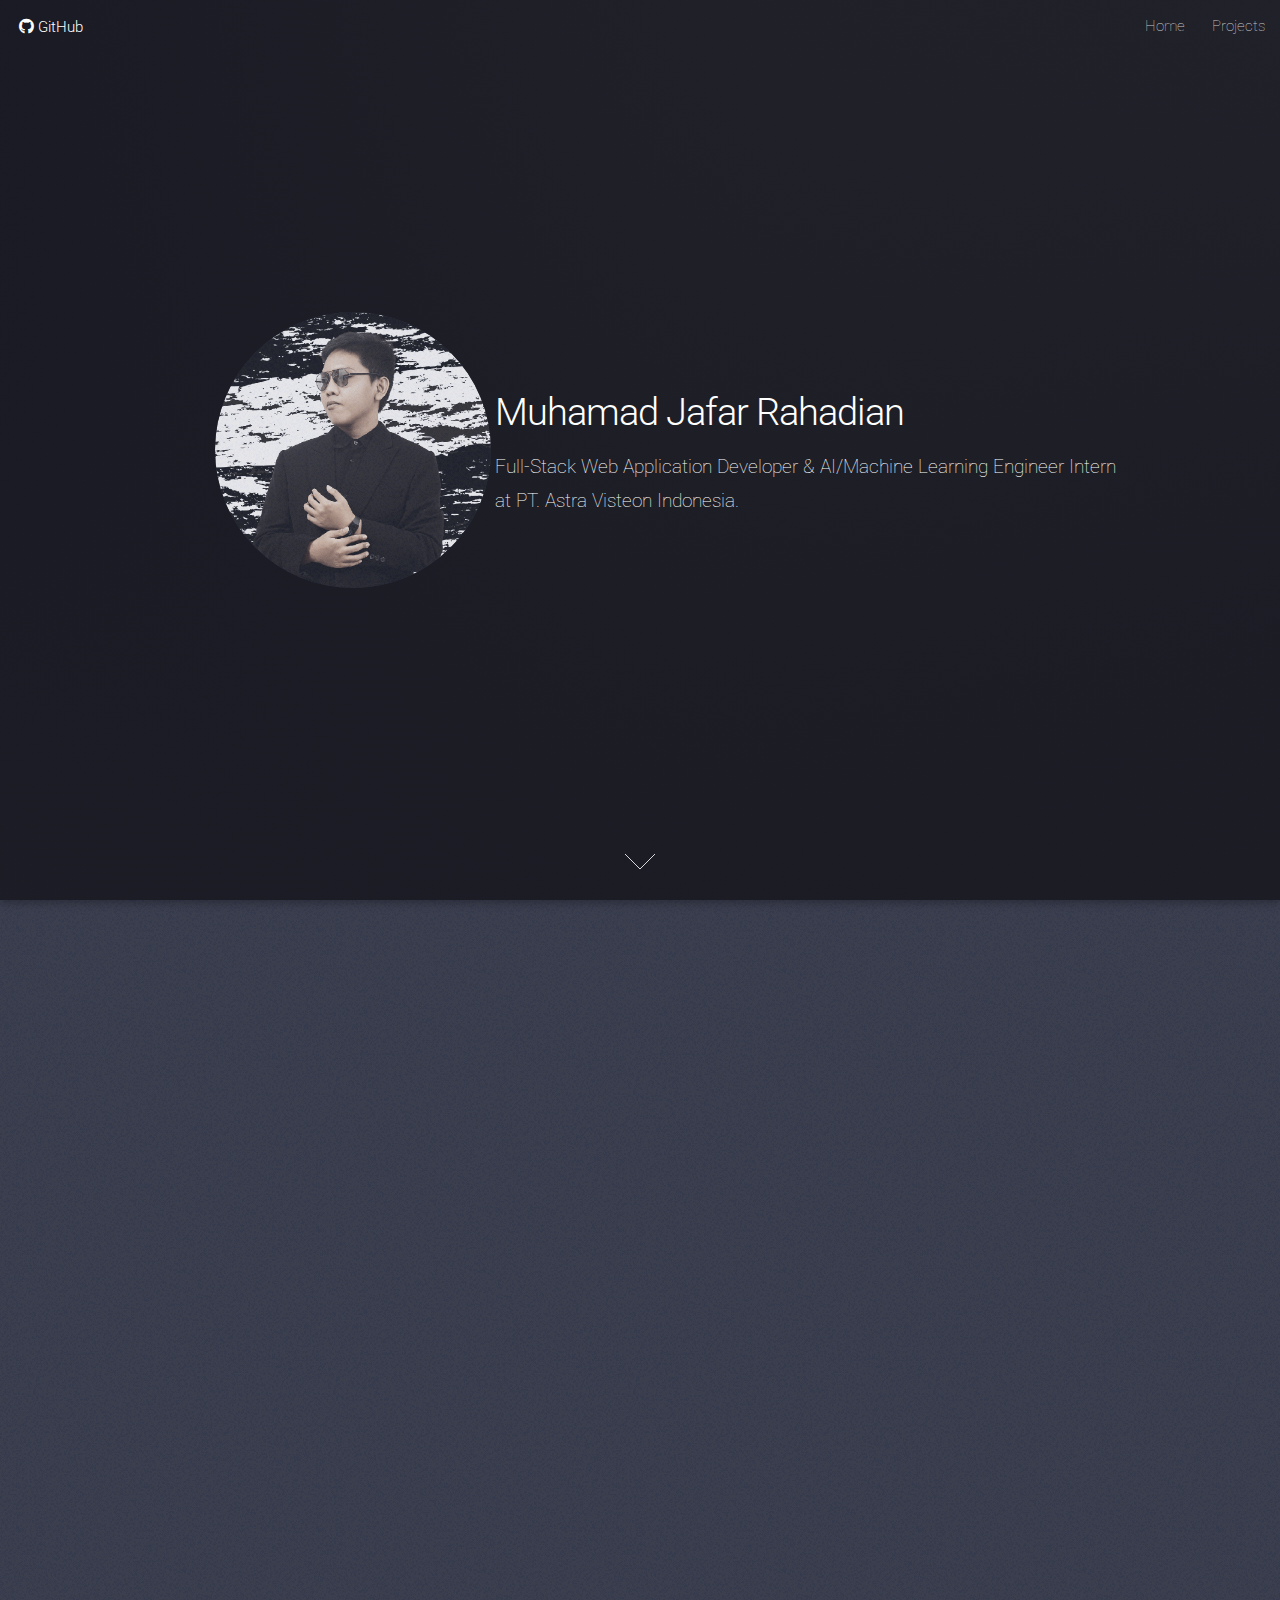
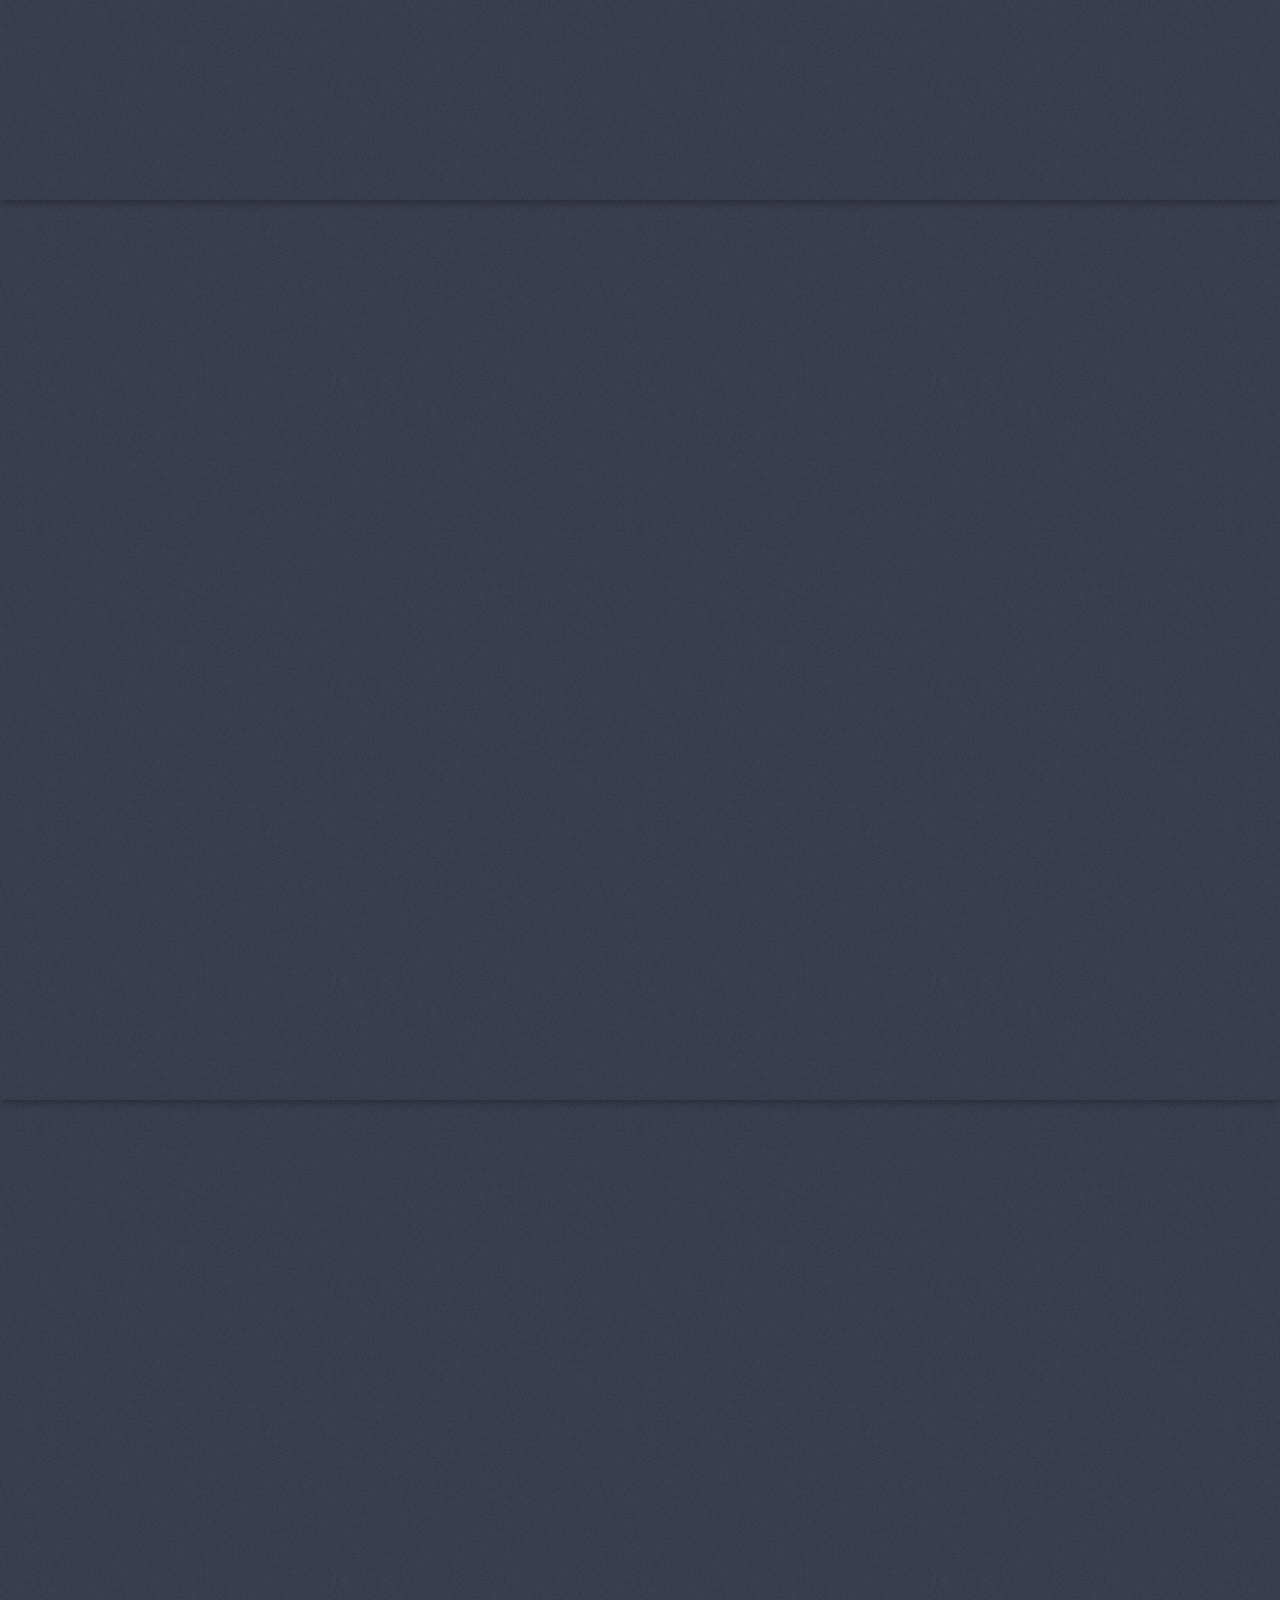
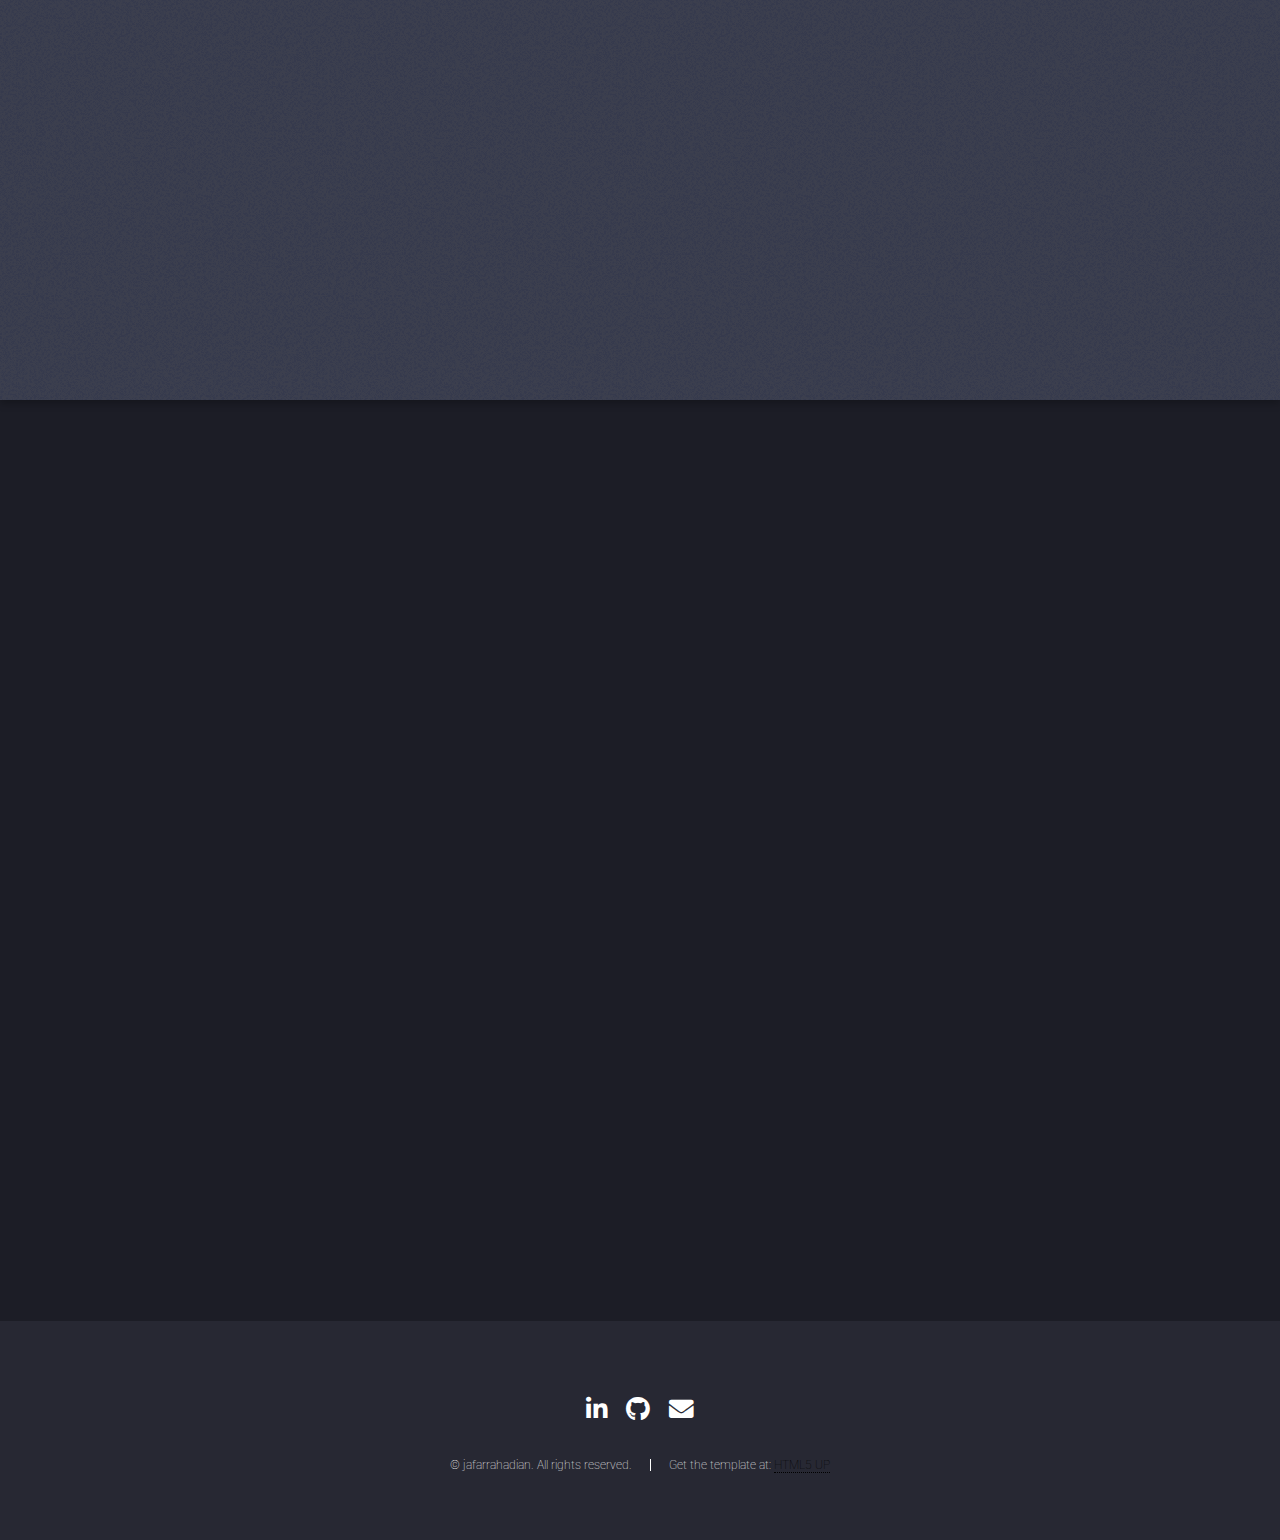
<file: index.html>
<!DOCTYPE HTML>

<html>
	<head>
		<title>Portofolio Jafar Rahadian</title>
		<meta charset="utf-8" />
		<meta name="viewport" content="width=device-width, initial-scale=1, user-scalable=no" />
		<link rel="stylesheet" href="assets/css/main.css" />
		<noscript><link rel="stylesheet" href="assets/css/noscript.css" /></noscript>
	</head>
	<body class="is-preload landing">
		<div id="page-wrapper">

			<!-- Header -->
				<header id="header">
					<h1 id="logo"><a href="https://github.com/curzedb"><span class="icon brands fa-github"></span> GitHub</a></h1>
					<nav id="nav">
						<ul>
							<li><a href="index.html">Home</a></li>
							<li>
								<a href="#">Projects</a>
								<ul>
									<li><a href="rfq.html">RFQ Automation</a></li>
									<li><a href="internal-claim.html">Internal Claim</a></li>
									<li><a href="aisite.html">AI Based Chatbot</a></li>
									<li><a href="compressor.html">Sensor Monitoring (AI)</a></li>
									<li>
										<a href="#">others</a>
										<ul>
											<li><a href="https://github.com/curzedb/prediksisaham_jafarrahadian">SCP</a></li>
											<li><a href="#">Soon</a></li>
										</ul>
									</li>
								</ul>
							</li>
						</ul>
					</nav>
				</header>

			<!-- Banner -->
				<section id="banner">
					<div class="content">
						<span class="image"><img src="images/FP.png" alt="" /></span>
						<header>
							<h2>Muhamad Jafar Rahadian</h2>
							<p>Full-Stack Web Application Developer & AI/Machine Learning Engineer Intern<br />
							at PT. Astra Visteon Indonesia.</p>
						</header>
					</div>
					<a href="#one" class="goto-next scrolly">Next</a>
				</section>

			<!-- One -->
				<section id="one" class="spotlight style1 bottom">
					<span class="image fit main"><img src="images/pic04.jpg" alt="" /></span>
					<div class="content">
						<div class="container">
							<div class="row">
								<div class="col-4 col-12-medium">
									<header>
										<h2>PROFILE: </h2>
									</header>
								</div>
								<div class="col-4 col-12-medium">
									<p>Recent Informatics Engineering graduate with strong expertise in Machine Learning and Full-Stack Web Development. 
									   Skilled in developing AI-driven solutions, data analysis workflows, and end-to-end web applications. Proficient in Python 
									   (TensorFlow, Scikit-learn, Pandas, NumPy), SQL databases (MySQL, PostgreSQL, SQL Server, SQLite), and 
									   containerization with Docker.</p>
								</div>
								<div class="col-4 col-12-medium">
									<p>Experienced in building responsive frontends with Next.Js, Laravel 12, and CI4, and 
									   developing backend systems with PHP and Fast API Python at PT. Astra Visteon Indonesia, contributed to projects 
									   involving AI, process automation, and system development, delivering measurable improvements in efficiency and 
									   performance. A fast learner with a passion for innovation, committed to leveraging technology to create impactful solutions. </p>
								</div>
							</div>
						</div>
						<footer class="major">
							<ul class="actions special">
								<li><a href="https://www.linkedin.com/in/jafar-rahadian/" class="button">Know More</a></li>
							</ul>
						</footer>
					</div>
					<a href="#two" class="goto-next scrolly">Next</a>
				</section>

			<!-- Two -->
				<section id="two" class="spotlight style2 right">
					<span class="image fit main"><img src="images/Showcase Project.png" alt="" /></span>
					<div class="content">
						<header>
							<h2>Showcase Project</h2>
							<p>Stocks and Cryptocurrencies Prediction using LSTM, GRU, and CNN 2D</p>
						</header>
						<p>An interactive web application built with Streamlit to analyze historical stock price data, train various machine learning models (LSTM, CNN, GRU) for price prediction, perform automated hyperparameter tuning, and compare model performance. The application also features model caching to accelerate loading and automated weekly training workflows powered by GitHub Actions.</p>
						<ul class="actions">
							<li><a href="https://github.com/curzedb/prediksisaham_jafarrahadian" class="button">Learn More</a></li>
						</ul>
					</div>
					<a href="#three" class="goto-next scrolly">Next</a>
				</section>

			<!-- Three -->
				<section id="three" class="spotlight style3 left">
					<span class="image fit main bottom"><img src="images/rfq.png" alt="" /></span>
					<div class="content">
						<header>
							<h2>First Project in Formal Jobs</h2>
							<p>Automated and Centralized RFQ System</p>
						</header>
						<p>Developed an automated RFQ email system to streamline vendor communication and status tracking, boosting operational efficiency by up to 50%</p>
						<ul class="actions">
							<li><a href="mailto: muhammadjafar954@gmail.com" class="button">Learn More</a></li>
						</ul>
					</div>
					<a href="#four" class="goto-next scrolly">Next</a>
				</section>

			<!-- Four -->
				<section id="four" class="wrapper style1 special fade-up">
					<div class="container">
						<header class="major">
							<h2>SKILLS</h2>
							<p>Skills I have acquired and developed throughout my professional career</p>
						</header>
						<div class="box alt">
							<div class="row gtr-uniform">
								<section class="col-4 col-6-medium col-12-xsmall">
									<span class="icon solid major fa-brain"></span>
									<h3>Machine Learning & AI</h3>
									<p>Developing predictive models and AI-driven solutions using Python, TensorFlow, PyTorch, and Scikit-learn to solve complex business problems.</p>
								</section>
								<section class="col-4 col-6-medium col-12-xsmall">
									<span class="icon solid major fa-laptop-code"></span>
									<h3>Full-Stack Development</h3>
									<p>Building responsive and end-to-end web applications with modern frameworks like Next.js, Laravel 12, and Fast API Python.</p>
								</section>
								<section class="col-4 col-6-medium col-12-xsmall">
									<span class="icon solid major fa-cogs"></span>
									<h3>Process Automation</h3>
									<p>Engineering automated systems, such as RFQ email and internal-claim workflows, proven to increase operational efficiency by up to 50%.</p>
								</section>
								<section class="col-4 col-6-medium col-12-xsmall">
									<span class="icon solid major fa-database"></span>
									<h3>Data Analysis & Databases</h3>
									<p>Proficient in data analysis workflows using Pandas and NumPy, with strong expertise in managing SQL databases like Microsoft SQL Server, MySQL, and PostgreSQL.</p>
								</section>
								<section class="col-4 col-6-medium col-12-xsmall">
									<span class="icon solid major fa-robot"></span>
									<h3>AI-Powered Systems</h3>
									<p>Creating intelligent systems including AI chatbots and ML-based monitoring solutions to enhance information retrieval and reduce failure risks.</p>
								</section>
								<section class="col-4 col-6-medium col-12-xsmall">
									<span class="icon brands major fa-docker"></span>
									<h3>Containerization with Docker</h3>
									<p>Skilled in using Docker for containerizing applications, ensuring consistent development environments and simplifying deployment processes.</p>
								</section>
							</div>
						</div>
						
					</div>
				</section>

			<!-- Five -->

			<!-- Footer -->
				<footer id="footer">
					<ul class="icons">
						<li><a href="https://www.linkedin.com/in/jafar-rahadian/" class="icon brands fa-linkedin-in"><span class="label">LinkedIn</span></a></li>
						<li><a href="https://github.com/curzedb/" class="icon brands fa-github"><span class="label">GitHub</span></a></li>
						<li><a href="mailto: muhammadjafar954@gmail.com" class="icon solid fa-envelope"><span class="label">Email</span></a></li>
					</ul>
					<ul class="copyright">
						<li>&copy; jafarrahadian. All rights reserved.</li><li>Get the template at: <a href="http://html5up.net">HTML5 UP</a></li>
					</ul>
				</footer>

		</div>

		<!-- Scripts -->
			<script src="assets/js/jquery.min.js"></script>
			<script src="assets/js/jquery.scrolly.min.js"></script>
			<script src="assets/js/jquery.dropotron.min.js"></script>
			<script src="assets/js/jquery.scrollex.min.js"></script>
			<script src="assets/js/browser.min.js"></script>
			<script src="assets/js/breakpoints.min.js"></script>
			<script src="assets/js/util.js"></script>
			<script src="assets/js/main.js"></script>

	</body>
</html>
</file>
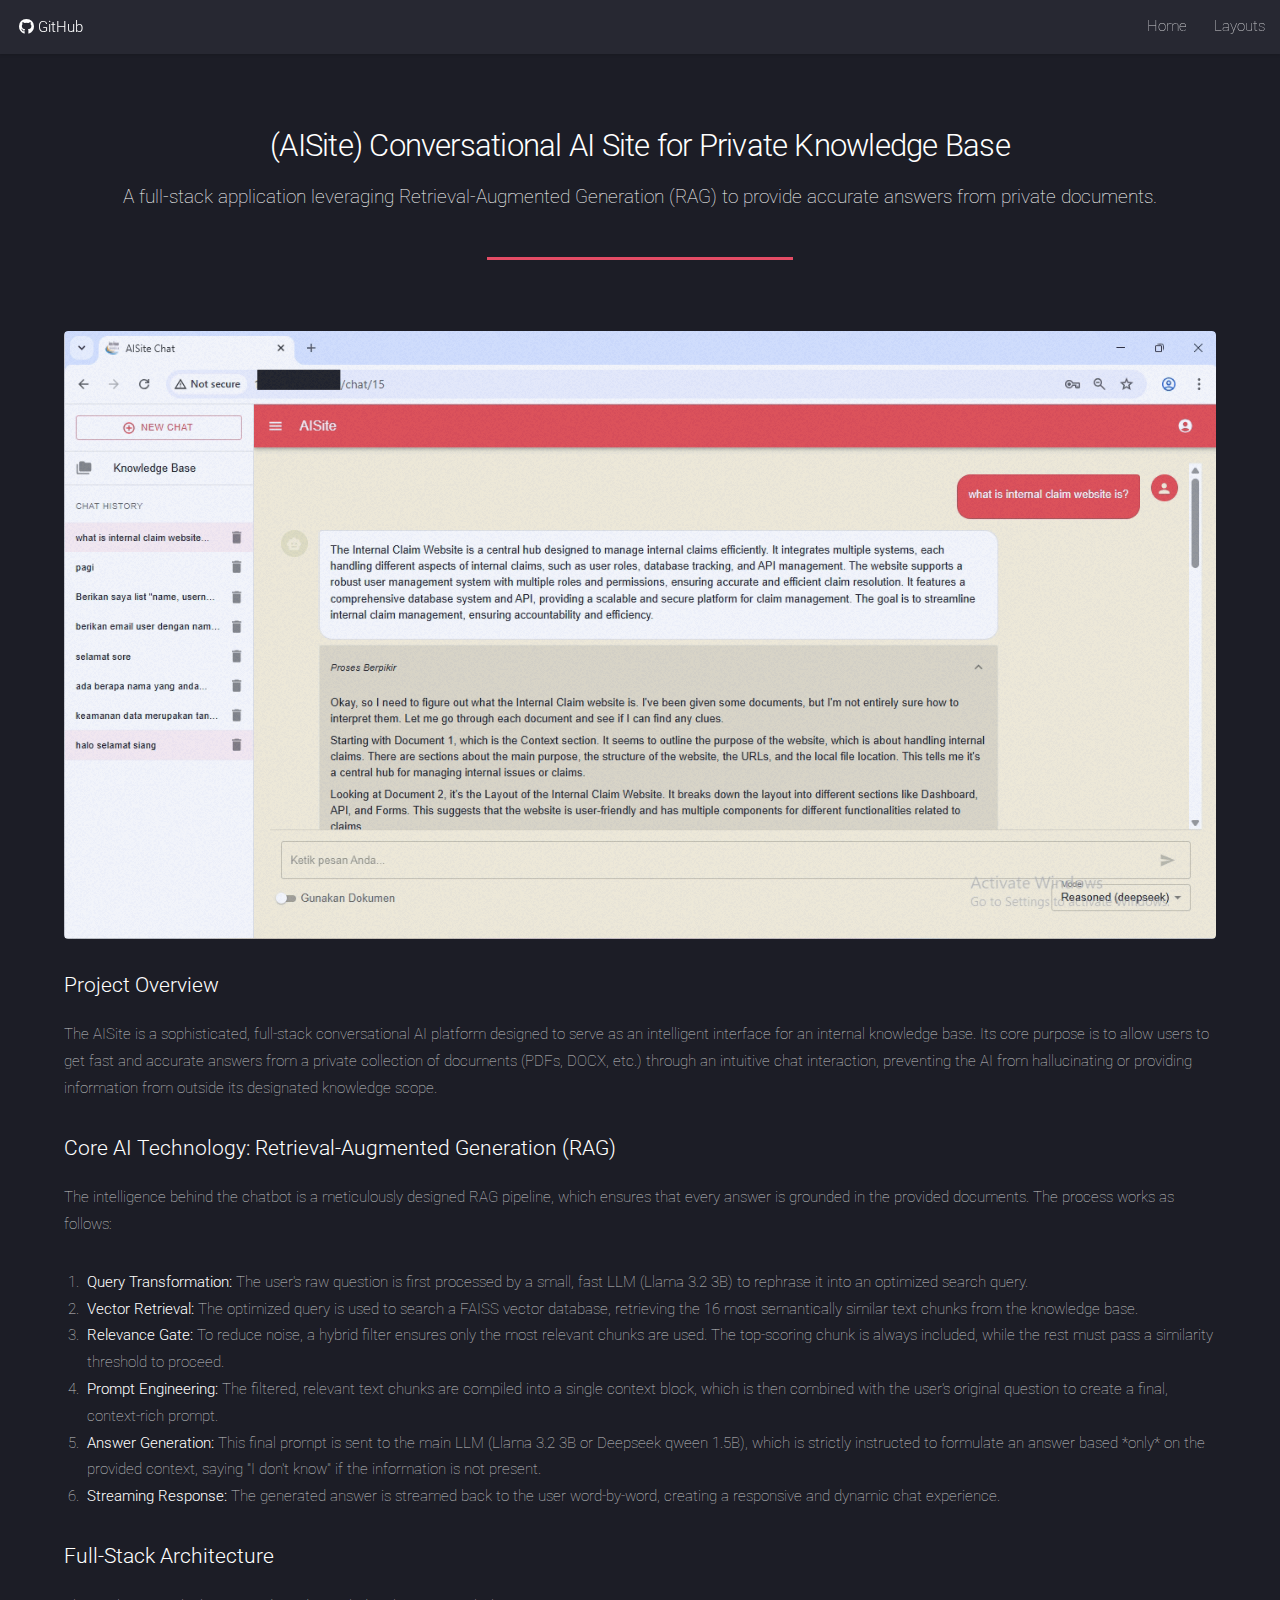
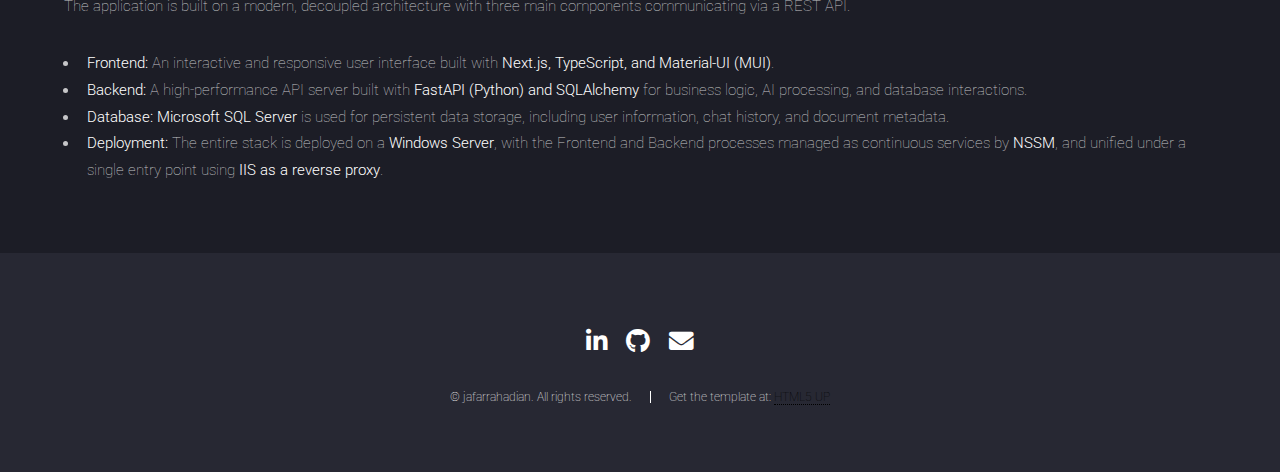
<file: aisite.html>
<!DOCTYPE HTML>
<html>
	<head>
		<title>AI Chatbot - jafarrahadian</title>
		<meta charset="utf-8" />
		<meta name="viewport" content="width=device-width, initial-scale=1, user-scalable=no" />
		<link rel="stylesheet" href="assets/css/main.css" />
		<noscript><link rel="stylesheet" href="assets/css/noscript.css" /></noscript>
	</head>
	<body class="is-preload">
		<div id="page-wrapper">

			<!-- Header -->
				<header id="header">
					<h1 id="logo"><a href="https://github.com/curzedb"><span class="icon brands fa-github"></span> GitHub</a></h1>
					<nav id="nav">
						<ul>
							<li><a href="index.html">Home</a></li>
							<li>
								<a href="#">Layouts</a>
								<ul>
									<li><a href="rfq.html">RFQ Automatiion</a></li>
									<li><a href="internal-claim.html">Internal Claim</a></li>
									<li><a href="aisite.html">AI Based Chatbot</a></li>
									<li><a href="compressor.html">Sensor Monitoring (AI)</a></li>
									<li>
										<a href="#">others</a>
										<ul>
											<li><a href="https://github.com/curzedb/prediksisaham_jafarrahadian">SCP</a></li>
											<li><a href="#">Soon</a></li>
										</ul>
									</li>
								</ul>
							</li>
					</nav>
				</header>

			<!-- Main -->
				<div id="main" class="wrapper style1">
					<div class="container">
						<header class="major">
							<h2>(AISite) Conversational AI Site for Private Knowledge Base</h2>
							<p>A full-stack application leveraging Retrieval-Augmented Generation (RAG) to provide accurate answers from private documents.</p>
						</header>

						<!-- Content -->
							<section id="content">
								<a href="#" class="image fit"><img src="images/aisite.png" alt="AI Chatbot Interface" /></a>

								<h3>Project Overview</h3>
								<p class="text-justify">
									The AISite is a sophisticated, full-stack conversational AI platform designed to serve as an intelligent interface for an internal knowledge base. Its core purpose is to allow users to get fast and accurate answers from a private collection of documents (PDFs, DOCX, etc.) through an intuitive chat interaction, preventing the AI from hallucinating or providing information from outside its designated knowledge scope.
								</p>

								<h3>Core AI Technology: Retrieval-Augmented Generation (RAG)</h3>
								<p>
									The intelligence behind the chatbot is a meticulously designed RAG pipeline, which ensures that every answer is grounded in the provided documents. The process works as follows:
								</p>
								<ol>
									<li><b>Query Transformation:</b> The user's raw question is first processed by a small, fast LLM (Llama 3.2 3B) to rephrase it into an optimized search query.</li>
									<li><b>Vector Retrieval:</b> The optimized query is used to search a FAISS vector database, retrieving the 16 most semantically similar text chunks from the knowledge base.</li>
									<li><b>Relevance Gate:</b> To reduce noise, a hybrid filter ensures only the most relevant chunks are used. The top-scoring chunk is always included, while the rest must pass a similarity threshold to proceed.</li>
									<li><b>Prompt Engineering:</b> The filtered, relevant text chunks are compiled into a single context block, which is then combined with the user's original question to create a final, context-rich prompt.</li>
									<li><b>Answer Generation:</b> This final prompt is sent to the main LLM (Llama 3.2 3B or Deepseek qween 1.5B), which is strictly instructed to formulate an answer based *only* on the provided context, saying "I don't know" if the information is not present.</li>
									<li><b>Streaming Response:</b> The generated answer is streamed back to the user word-by-word, creating a responsive and dynamic chat experience.</li>
								</ol>

								<h3>Full-Stack Architecture</h3>
								<p>
									The application is built on a modern, decoupled architecture with three main components communicating via a REST API.
								</p>
								<ul>
									<li><b>Frontend:</b> An interactive and responsive user interface built with <strong>Next.js, TypeScript, and Material-UI (MUI)</strong>.</li>
									<li><b>Backend:</b> A high-performance API server built with <strong>FastAPI (Python) and SQLAlchemy</strong> for business logic, AI processing, and database interactions.</li>
									<li><b>Database:</b> <strong>Microsoft SQL Server</strong> is used for persistent data storage, including user information, chat history, and document metadata.</li>
									<li><b>Deployment:</b> The entire stack is deployed on a <strong>Windows Server</strong>, with the Frontend and Backend processes managed as continuous services by <strong>NSSM</strong>, and unified under a single entry point using <strong>IIS as a reverse proxy</strong>.</li>
								</ul>
							</section>

					</div>
				</div>

			<!-- Footer -->
				<footer id="footer">
					<ul class="icons">
						<li><a href="https://www.linkedin.com/in/jafar-rahadian/" class="icon brands fa-linkedin-in"><span class="label">LinkedIn</span></a></li>
						<li><a href="https://github.com/curzedb/" class="icon brands fa-github"><span class="label">GitHub</span></a></li>
						<li><a href="mailto: muhammadjafar954@gmail.com" class="icon solid fa-envelope"><span class="label">Email</span></a></li>
					</ul>
					<ul class="copyright">
						<li>&copy; jafarrahadian. All rights reserved.</li><li>Get the template at: <a href="http://html5up.net">HTML5 UP</a></li>
					</ul>
				</footer>

		</div>

		<!-- Scripts -->
			<script src="assets/js/jquery.min.js"></script>
			<script src="assets/js/jquery.scrolly.min.js"></script>
			<script src="assets/js/jquery.dropotron.min.js"></script>
			<script src="assets/js/jquery.scrollex.min.js"></script>
			<script src="assets/js/browser.min.js"></script>
			<script src="assets/js/breakpoints.min.js"></script>
			<script src="assets/js/util.js"></script>
			<script src="assets/js/main.js"></script>

	</body>
</html>
</file>
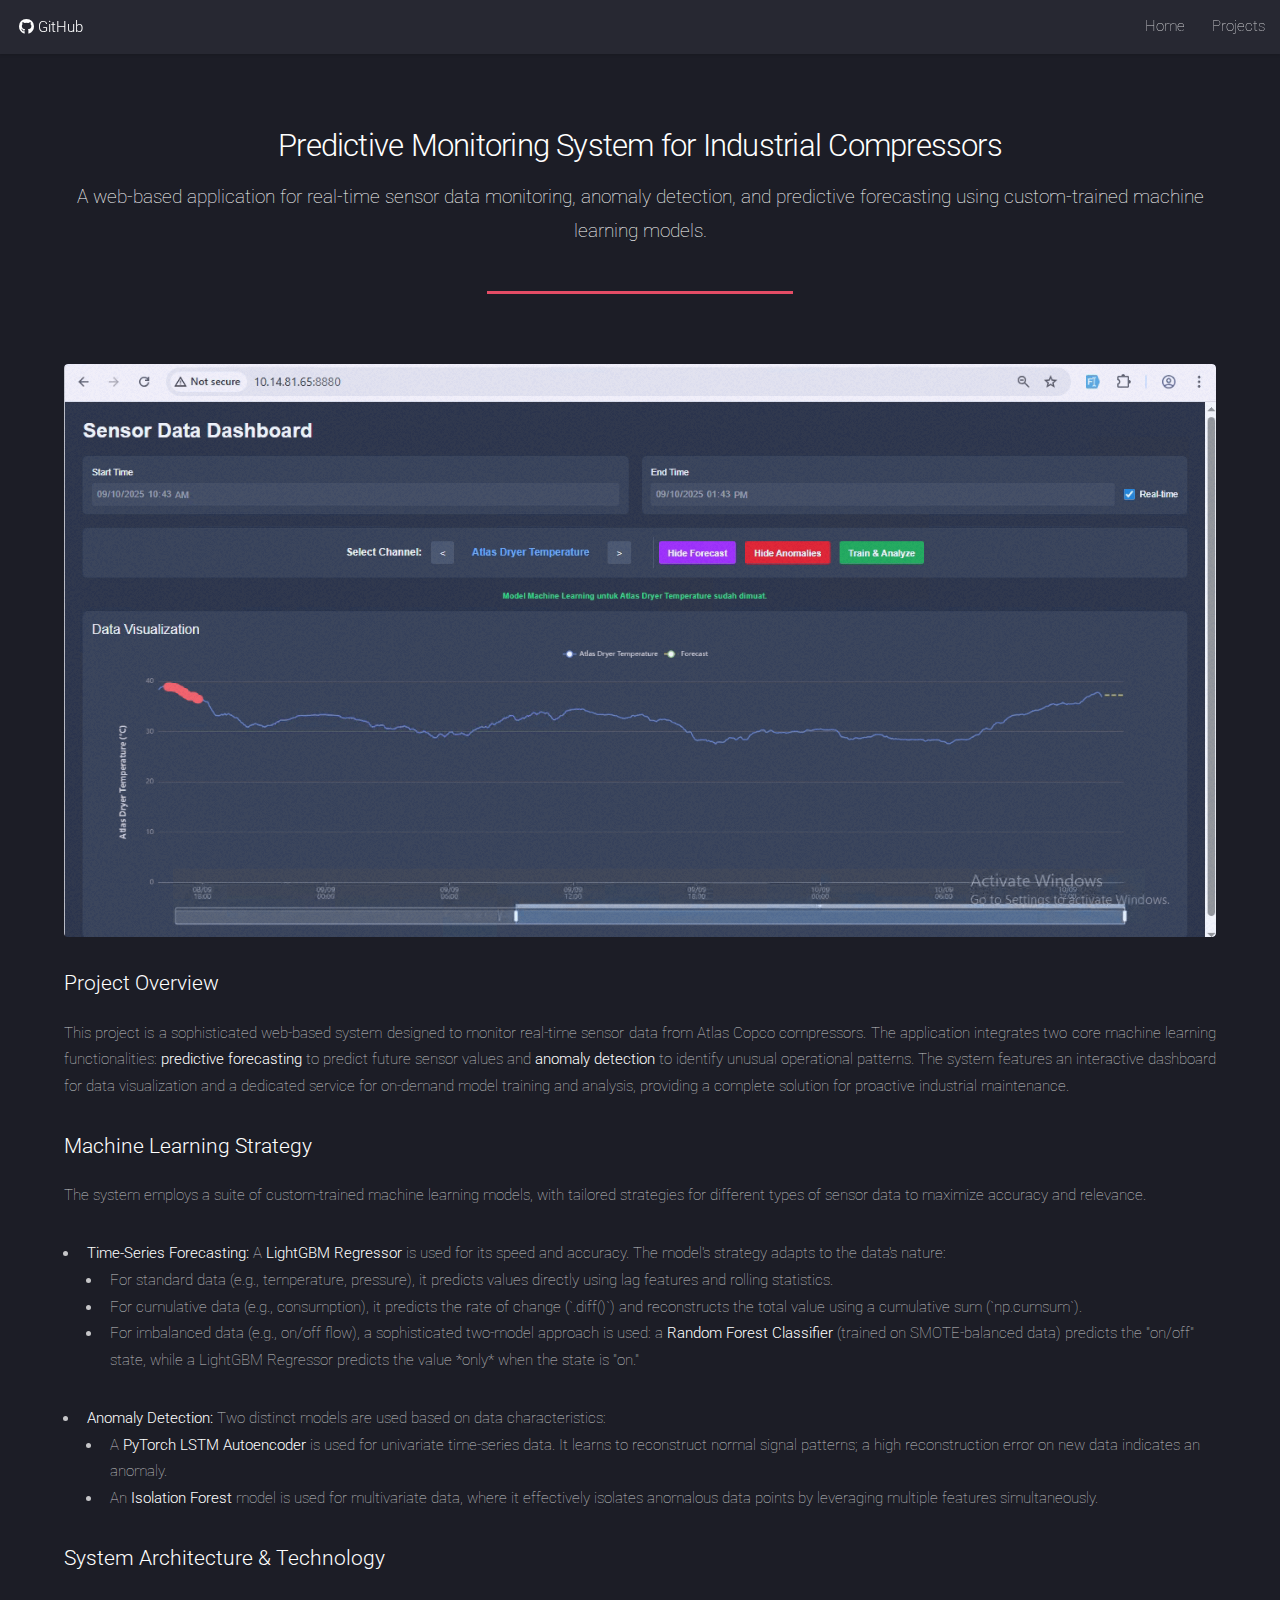
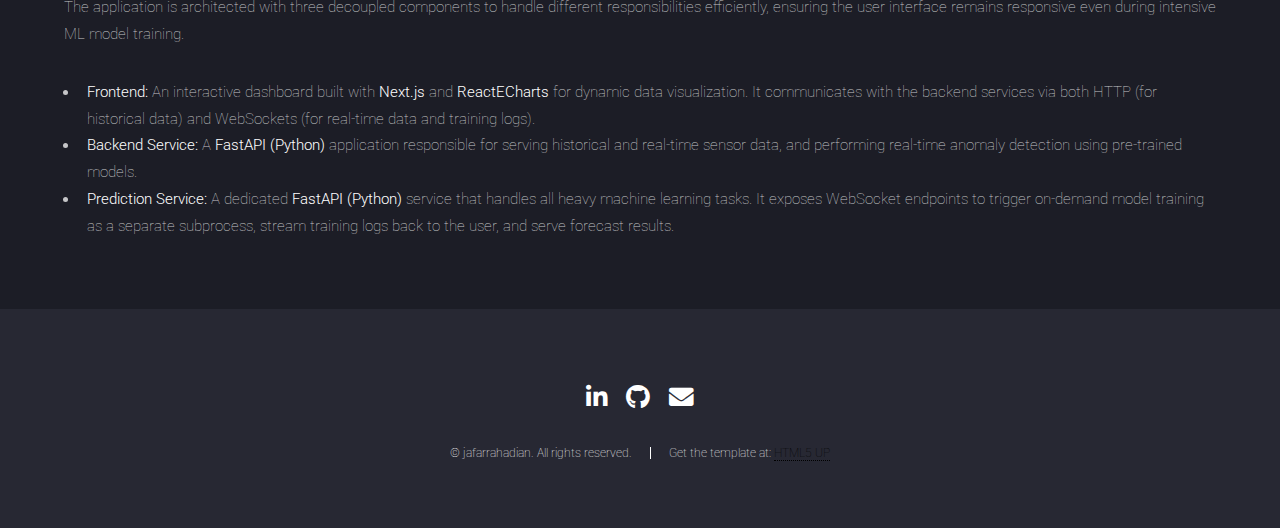
<file: compressor.html>
<!DOCTYPE HTML>
<html>
	<head>
		<title>RFQ Automation - jafarrahadian</title>
		<meta charset="utf-8" />
		<meta name="viewport" content="width=device-width, initial-scale=1, user-scalable=no" />
		<link rel="stylesheet" href="assets/css/main.css" />
		<noscript><link rel="stylesheet" href="assets/css/noscript.css" /></noscript>
	</head>
	<body class="is-preload">
		<div id="page-wrapper">

			<!-- Header -->
				<header id="header">
					<h1 id="logo"><a href="https://github.com/curzedb"><span class="icon brands fa-github"></span> GitHub</a></h1>
					<nav id="nav">
						<ul>
							<li><a href="index.html">Home</a></li>
							<li>
								<a href="#">Projects</a>
								<ul>
									<li><a href="rfq.html">RFQ Automation</a></li>
									<li><a href="internal-claim.html">Internal Claim</a></li>
									<li><a href="aisite.html">AI Based Chatbot</a></li>
									<li><a href="compressor.html">Sensor Monitoring (AI)</a></li>
									<li>
										<a href="#">others</a>
										<ul>
											<li><a href="https://github.com/curzedb/prediksisaham_jafarrahadian">SCP</a></li>
											<li><a href="#">Soon</a></li>
										</ul>
									</li>
								</ul>
							</li>
						</ul>
					</nav>
				</header>

			<!-- Main -->
				<div id="main" class="wrapper style1">
					<div class="container">
						<header class="major">
							<h2>Predictive Monitoring System for Industrial Compressors</h2>
							<p>A web-based application for real-time sensor data monitoring, anomaly detection, and predictive forecasting using custom-trained machine learning models.</p>
						</header>
						<div class="row gtr-150">

						<!-- Content -->
							<section id="content">
								<a href="#" class="image fit"><img src="images/compressor.png" alt="Compressor Monitoring Dashboard" /></a>

								<h3>Project Overview</h3>
								<p style="text-align: justify;">
									This project is a sophisticated web-based system designed to monitor real-time sensor data from Atlas Copco compressors. The application integrates two core machine learning functionalities: <strong>predictive forecasting</strong> to predict future sensor values and <strong>anomaly detection</strong> to identify unusual operational patterns. The system features an interactive dashboard for data visualization and a dedicated service for on-demand model training and analysis, providing a complete solution for proactive industrial maintenance.
								</p>

								<h3>Machine Learning Strategy</h3>
								<p>
									The system employs a suite of custom-trained machine learning models, with tailored strategies for different types of sensor data to maximize accuracy and relevance.
								</p>
								<ul>
									<li><b>Time-Series Forecasting:</b> A <strong>LightGBM Regressor</strong> is used for its speed and accuracy. The model's strategy adapts to the data's nature:
										<ul>
											<li>For standard data (e.g., temperature, pressure), it predicts values directly using lag features and rolling statistics.</li>
											<li>For cumulative data (e.g., consumption), it predicts the rate of change (`.diff()`) and reconstructs the total value using a cumulative sum (`np.cumsum`).</li>
											<li>For imbalanced data (e.g., on/off flow), a sophisticated two-model approach is used: a <strong>Random Forest Classifier</strong> (trained on SMOTE-balanced data) predicts the "on/off" state, while a LightGBM Regressor predicts the value *only* when the state is "on."</li>
										</ul>
									</li>
									<li><b>Anomaly Detection:</b> Two distinct models are used based on data characteristics:
										<ul>
											<li>A <strong>PyTorch LSTM Autoencoder</strong> is used for univariate time-series data. It learns to reconstruct normal signal patterns; a high reconstruction error on new data indicates an anomaly.</li>
											<li>An <strong>Isolation Forest</strong> model is used for multivariate data, where it effectively isolates anomalous data points by leveraging multiple features simultaneously.</li>
										</ul>
									</li>
								</ul>

								<h3>System Architecture & Technology</h3>
								<p>
									The application is architected with three decoupled components to handle different responsibilities efficiently, ensuring the user interface remains responsive even during intensive ML model training.
								</p>
								<ul>
									<li><b>Frontend:</b> An interactive dashboard built with <strong>Next.js</strong> and <strong>ReactECharts</strong> for dynamic data visualization. It communicates with the backend services via both HTTP (for historical data) and WebSockets (for real-time data and training logs).</li>
									<li><b>Backend Service:</b> A <strong>FastAPI (Python)</strong> application responsible for serving historical and real-time sensor data, and performing real-time anomaly detection using pre-trained models.</li>
									<li><b>Prediction Service:</b> A dedicated <strong>FastAPI (Python)</strong> service that handles all heavy machine learning tasks. It exposes WebSocket endpoints to trigger on-demand model training as a separate subprocess, stream training logs back to the user, and serve forecast results.</li>
								</ul>
							</section>
						</div>
					</div>
				</div>

			<!-- Footer -->
				<footer id="footer">
					<ul class="icons">
						<li><a href="https://www.linkedin.com/in/jafar-rahadian/" class="icon brands fa-linkedin-in"><span class="label">LinkedIn</span></a></li>
						<li><a href="https://github.com/curzedb/" class="icon brands fa-github"><span class="label">GitHub</span></a></li>
						<li><a href="mailto: muhammadjafar954@gmail.com" class="icon solid fa-envelope"><span class="label">Email</span></a></li>
					</ul>
					<ul class="copyright">
						<li>&copy; jafarrahadian. All rights reserved.</li><li>Get the template at: <a href="http://html5up.net">HTML5 UP</a></li>
					</ul>
				</footer>

		</div>

		<!-- Scripts -->
			<script src="assets/js/jquery.min.js"></script>
			<script src="assets/js/jquery.scrolly.min.js"></script>
			<script src="assets/js/jquery.dropotron.min.js"></script>
			<script src="assets/js/jquery.scrollex.min.js"></script>
			<script src="assets/js/browser.min.js"></script>
			<script src="assets/js/breakpoints.min.js"></script>
			<script src="assets/js/util.js"></script>
			<script src="assets/js/main.js"></script>

	</body>
</html>
</file>
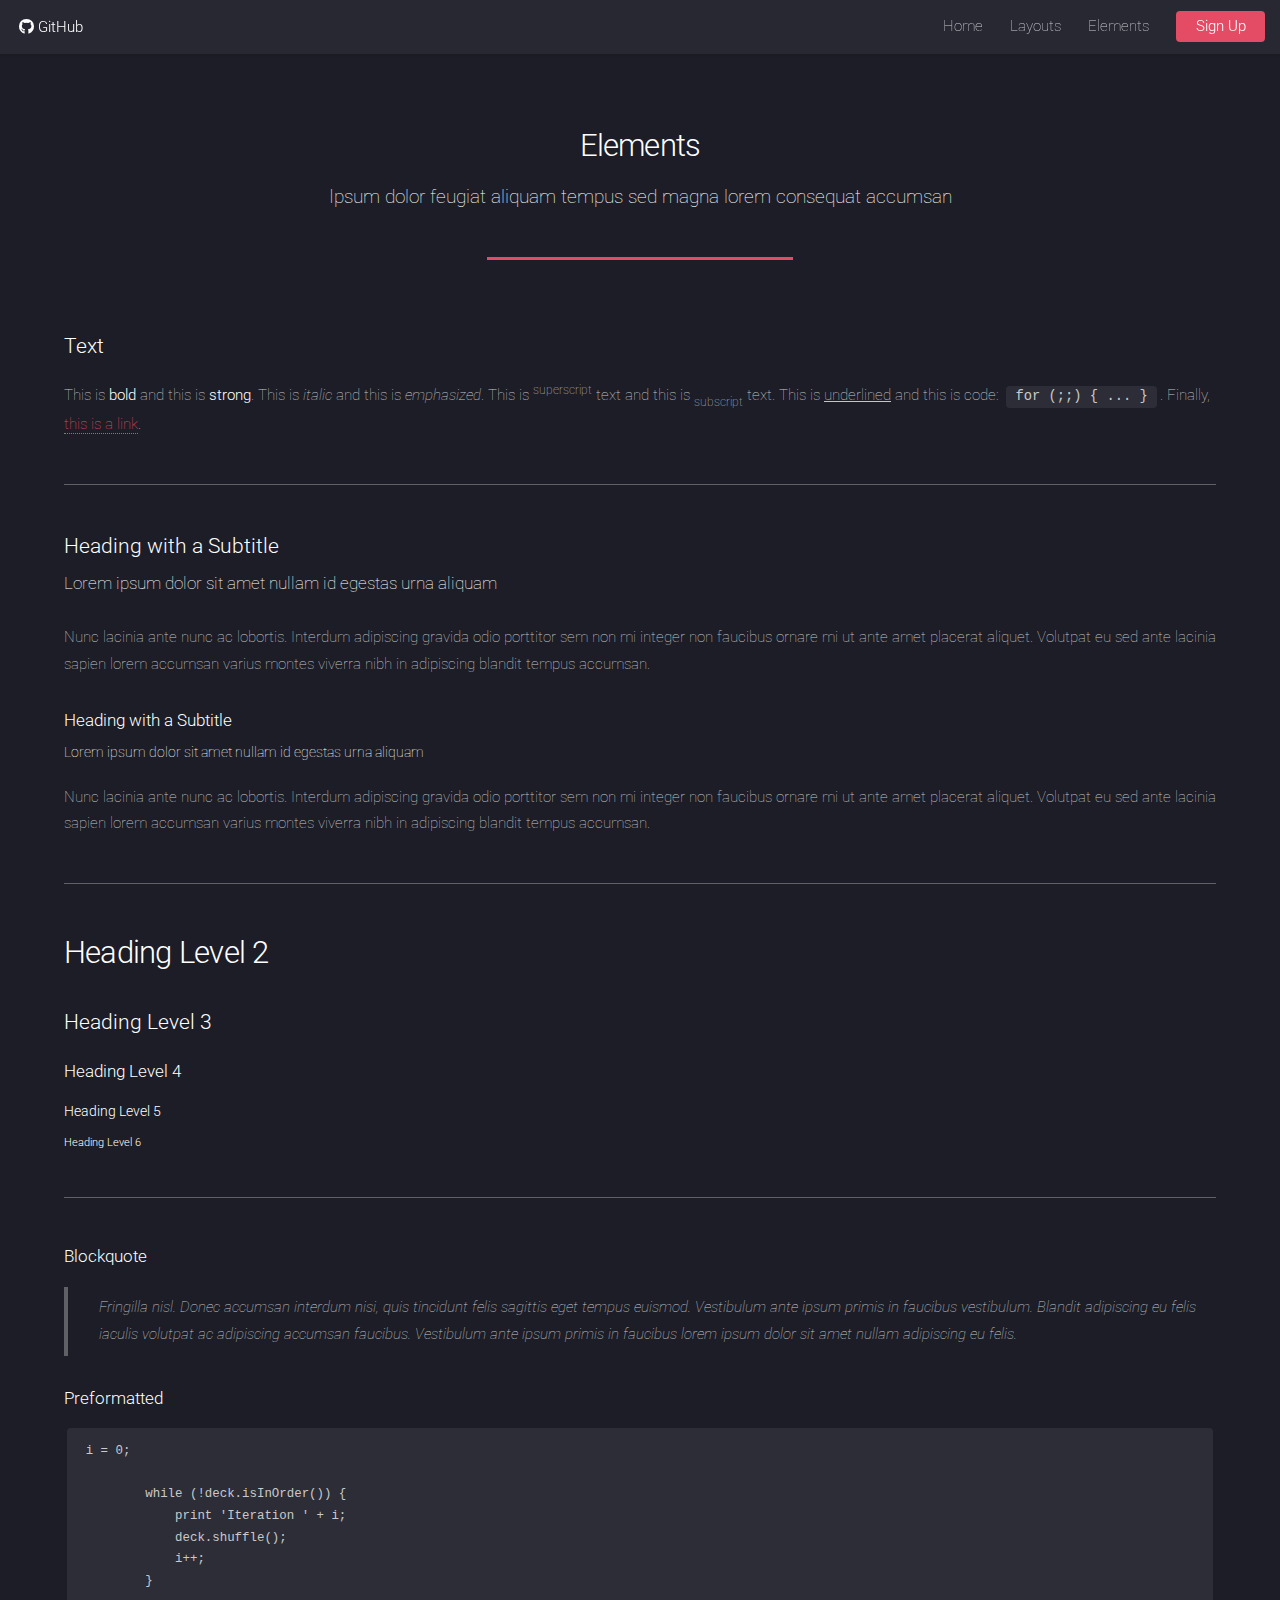
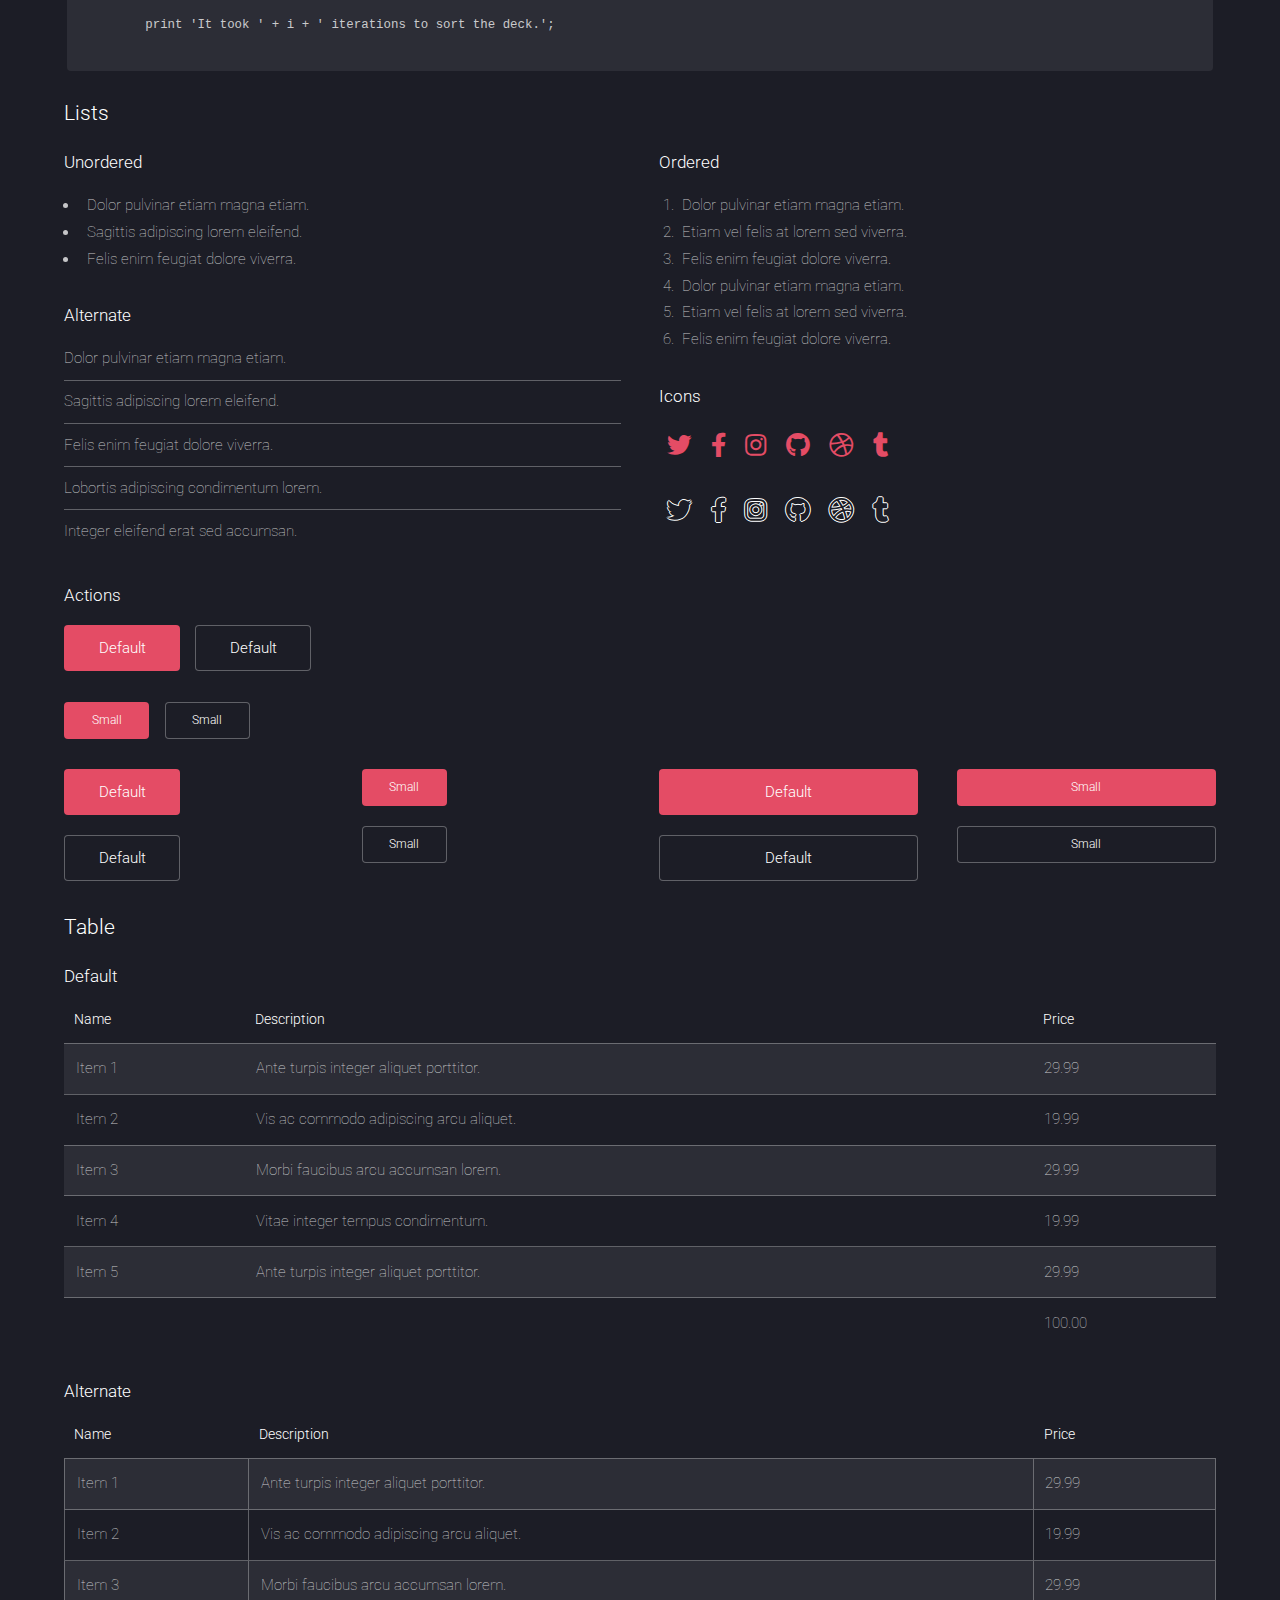
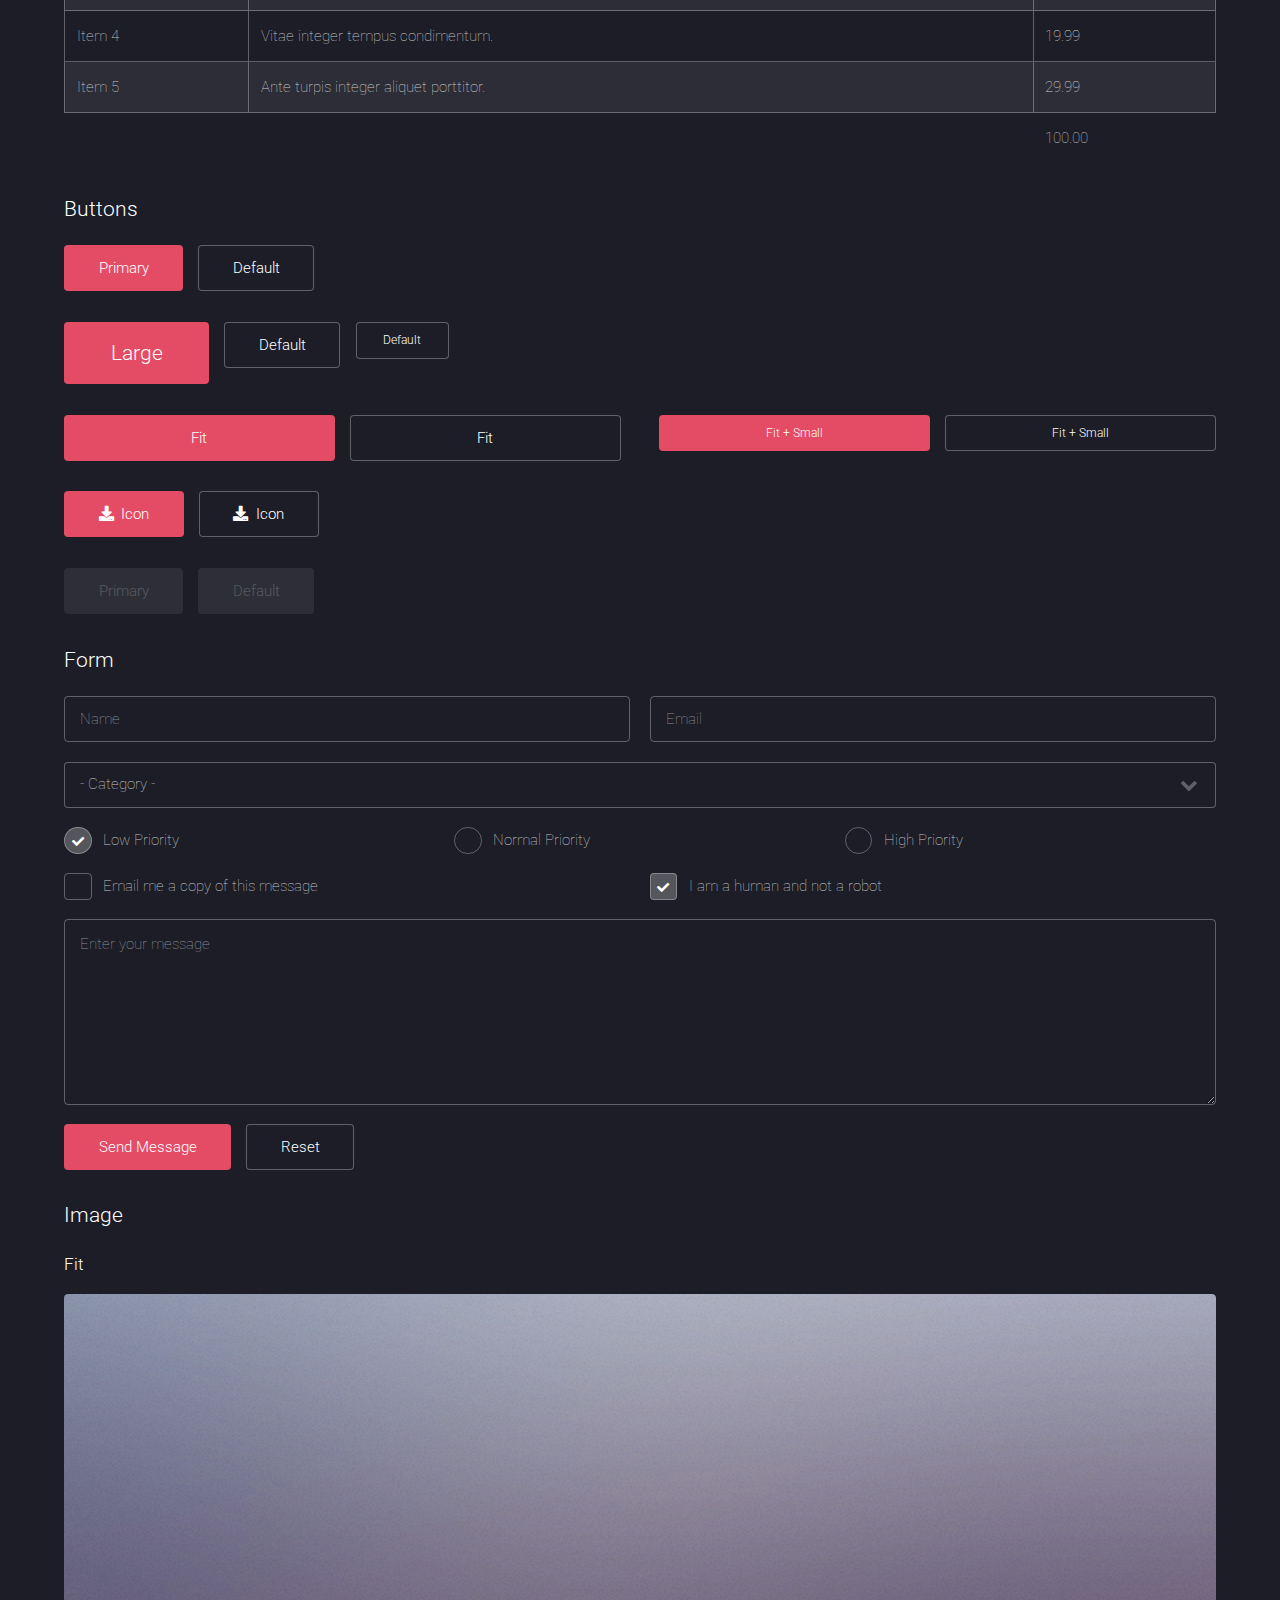
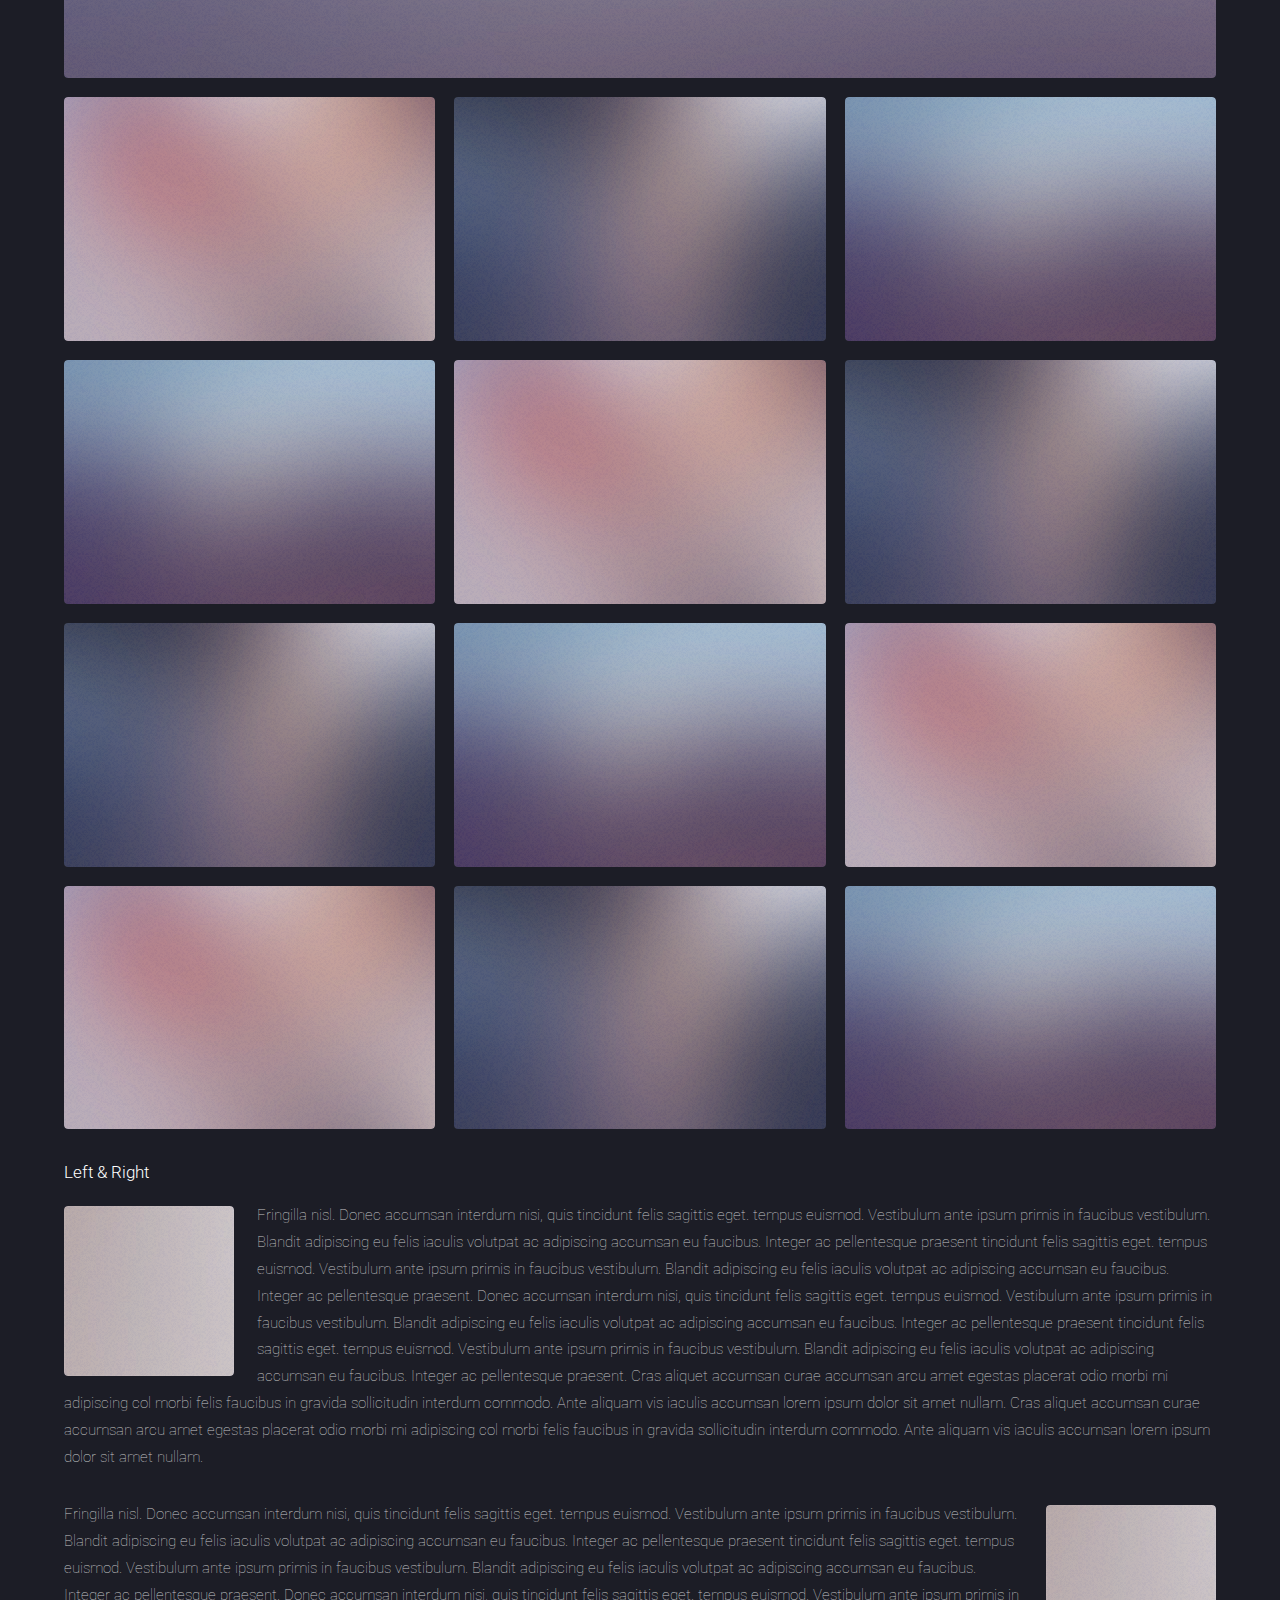
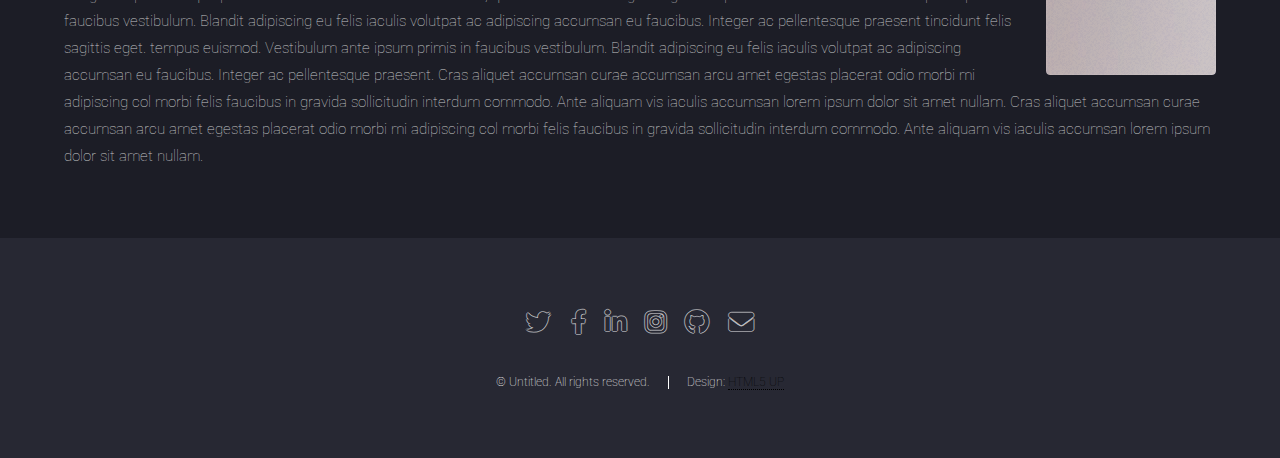
<file: elements.html>
<!DOCTYPE HTML>

<html>
	<head>
		<title>Elements </title>
		<meta charset="utf-8" />
		<meta name="viewport" content="width=device-width, initial-scale=1, user-scalable=no" />
		<link rel="stylesheet" href="assets/css/main.css" />
		<noscript><link rel="stylesheet" href="assets/css/noscript.css" /></noscript>
	</head>
	<body class="is-preload">
		<div id="page-wrapper">

			<!-- Header -->
				<header id="header">
					<h1 id="logo"><a href="https://github.com/curzedb"><span class="icon brands fa-github"></span> GitHub</a></h1>
					<nav id="nav">
						<ul>
							<li><a href="index.html">Home</a></li>
							<li>
								<a href="#">Layouts</a>
								<ul>
									<li><a href="rfq.html">RFQ Automation</a></li>
									<li><a href="internal-claim.html">Internal Claim</a></li>
									<li><a href="aisite.html">AI Based Chatbot</a></li>
									<li><a href="compressor.html">Sensor Monitoring (AI)</a></li>
									<li>
										<a href="#">others</a>
										<ul>
											<li><a href="https://github.com/curzedb/prediksisaham_jafarrahadian">SCP</a></li>
											<li><a href="#">Soon</a></li>
										</ul>
									</li>
								</ul>
							</li>
							<li><a href="elements.html">Elements</a></li>
							<li><a href="#" class="button primary">Sign Up</a></li>
						</ul>
					</nav>
				</header>

			<!-- Main -->
				<div id="main" class="wrapper style1">
					<div class="container">
						<header class="major">
							<h2>Elements</h2>
							<p>Ipsum dolor feugiat aliquam tempus sed magna lorem consequat accumsan</p>
						</header>

						<!-- Text -->
							<section>
								<h3>Text</h3>
								<p>This is <b>bold</b> and this is <strong>strong</strong>. This is <i>italic</i> and this is <em>emphasized</em>.
								This is <sup>superscript</sup> text and this is <sub>subscript</sub> text.
								This is <u>underlined</u> and this is code: <code>for (;;) { ... }</code>. Finally, <a href="#">this is a link</a>.</p>

								<hr />

								<header>
									<h3>Heading with a Subtitle</h3>
									<p>Lorem ipsum dolor sit amet nullam id egestas urna aliquam</p>
								</header>
								<p>Nunc lacinia ante nunc ac lobortis. Interdum adipiscing gravida odio porttitor sem non mi integer non faucibus ornare mi ut ante amet placerat aliquet. Volutpat eu sed ante lacinia sapien lorem accumsan varius montes viverra nibh in adipiscing blandit tempus accumsan.</p>
								<header>
									<h4>Heading with a Subtitle</h4>
									<p>Lorem ipsum dolor sit amet nullam id egestas urna aliquam</p>
								</header>
								<p>Nunc lacinia ante nunc ac lobortis. Interdum adipiscing gravida odio porttitor sem non mi integer non faucibus ornare mi ut ante amet placerat aliquet. Volutpat eu sed ante lacinia sapien lorem accumsan varius montes viverra nibh in adipiscing blandit tempus accumsan.</p>

								<hr />

								<h2>Heading Level 2</h2>
								<h3>Heading Level 3</h3>
								<h4>Heading Level 4</h4>
								<h5>Heading Level 5</h5>
								<h6>Heading Level 6</h6>

								<hr />

								<h4>Blockquote</h4>
								<blockquote>Fringilla nisl. Donec accumsan interdum nisi, quis tincidunt felis sagittis eget tempus euismod. Vestibulum ante ipsum primis in faucibus vestibulum. Blandit adipiscing eu felis iaculis volutpat ac adipiscing accumsan faucibus. Vestibulum ante ipsum primis in faucibus lorem ipsum dolor sit amet nullam adipiscing eu felis.</blockquote>

								<h4>Preformatted</h4>
								<pre><code>i = 0;

	while (!deck.isInOrder()) {
	    print 'Iteration ' + i;
	    deck.shuffle();
	    i++;
	}

	print 'It took ' + i + ' iterations to sort the deck.';
	</code></pre>
							</section>

						<!-- Lists -->
							<section>
								<h3>Lists</h3>
								<div class="row">
									<div class="col-6 col-12-xsmall">

										<h4>Unordered</h4>
										<ul>
											<li>Dolor pulvinar etiam magna etiam.</li>
											<li>Sagittis adipiscing lorem eleifend.</li>
											<li>Felis enim feugiat dolore viverra.</li>
										</ul>

										<h4>Alternate</h4>
										<ul class="alt">
											<li>Dolor pulvinar etiam magna etiam.</li>
											<li>Sagittis adipiscing lorem eleifend.</li>
											<li>Felis enim feugiat dolore viverra.</li>
											<li>Lobortis adipiscing condimentum lorem.</li>
											<li>Integer eleifend erat sed accumsan.</li>
										</ul>

									</div>
									<div class="col-6 col-12-xsmall">

										<h4>Ordered</h4>
										<ol>
											<li>Dolor pulvinar etiam magna etiam.</li>
											<li>Etiam vel felis at lorem sed viverra.</li>
											<li>Felis enim feugiat dolore viverra.</li>
											<li>Dolor pulvinar etiam magna etiam.</li>
											<li>Etiam vel felis at lorem sed viverra.</li>
											<li>Felis enim feugiat dolore viverra.</li>
										</ol>

										<h4>Icons</h4>
										<ul class="icons">
											<li><a href="#" class="icon brands fa-twitter"><span class="label">Twitter</span></a></li>
											<li><a href="#" class="icon brands fa-facebook-f"><span class="label">Facebook</span></a></li>
											<li><a href="#" class="icon brands fa-instagram"><span class="label">Instagram</span></a></li>
											<li><a href="#" class="icon brands fa-github"><span class="label">Github</span></a></li>
											<li><a href="#" class="icon brands fa-dribbble"><span class="label">Dribbble</span></a></li>
											<li><a href="#" class="icon brands fa-tumblr"><span class="label">Tumblr</span></a></li>
										</ul>
										<ul class="icons">
											<li><a href="#" class="icon brands alt fa-twitter"><span class="label">Twitter</span></a></li>
											<li><a href="#" class="icon brands alt fa-facebook-f"><span class="label">Facebook</span></a></li>
											<li><a href="#" class="icon brands alt fa-instagram"><span class="label">Instagram</span></a></li>
											<li><a href="#" class="icon brands alt fa-github"><span class="label">Github</span></a></li>
											<li><a href="#" class="icon brands alt fa-dribbble"><span class="label">Dribbble</span></a></li>
											<li><a href="#" class="icon brands alt fa-tumblr"><span class="label">Tumblr</span></a></li>
										</ul>

									</div>
								</div>

								<h4>Actions</h4>
								<ul class="actions">
									<li><a href="#" class="button primary">Default</a></li>
									<li><a href="#" class="button">Default</a></li>
								</ul>
								<ul class="actions small">
									<li><a href="#" class="button primary small">Small</a></li>
									<li><a href="#" class="button small">Small</a></li>
								</ul>
								<div class="row">
									<div class="col-3 col-6-medium col-12-xsmall">
										<ul class="actions stacked">
											<li><a href="#" class="button primary">Default</a></li>
											<li><a href="#" class="button">Default</a></li>
										</ul>
									</div>
									<div class="col-3 col-6-medium col-12-xsmall">
										<ul class="actions stacked">
											<li><a href="#" class="button primary small">Small</a></li>
											<li><a href="#" class="button small">Small</a></li>
										</ul>
									</div>
									<div class="col-3 col-6-medium col-12-xsmall">
										<ul class="actions stacked">
											<li><a href="#" class="button primary fit">Default</a></li>
											<li><a href="#" class="button fit">Default</a></li>
										</ul>
									</div>
									<div class="col-3 col-6-medium col-12-xsmall">
										<ul class="actions stacked">
											<li><a href="#" class="button primary small fit">Small</a></li>
											<li><a href="#" class="button small fit">Small</a></li>
										</ul>
									</div>
								</div>
							</section>

						<!-- Table -->
							<section>
								<h3>Table</h3>
								<h4>Default</h4>
								<div class="table-wrapper">
									<table>
										<thead>
											<tr>
												<th>Name</th>
												<th>Description</th>
												<th>Price</th>
											</tr>
										</thead>
										<tbody>
											<tr>
												<td>Item 1</td>
												<td>Ante turpis integer aliquet porttitor.</td>
												<td>29.99</td>
											</tr>
											<tr>
												<td>Item 2</td>
												<td>Vis ac commodo adipiscing arcu aliquet.</td>
												<td>19.99</td>
											</tr>
											<tr>
												<td>Item 3</td>
												<td> Morbi faucibus arcu accumsan lorem.</td>
												<td>29.99</td>
											</tr>
											<tr>
												<td>Item 4</td>
												<td>Vitae integer tempus condimentum.</td>
												<td>19.99</td>
											</tr>
											<tr>
												<td>Item 5</td>
												<td>Ante turpis integer aliquet porttitor.</td>
												<td>29.99</td>
											</tr>
										</tbody>
										<tfoot>
											<tr>
												<td colspan="2"></td>
												<td>100.00</td>
											</tr>
										</tfoot>
									</table>
								</div>
								<h4>Alternate</h4>
								<div class="table-wrapper">
									<table class="alt">
										<thead>
											<tr>
												<th>Name</th>
												<th>Description</th>
												<th>Price</th>
											</tr>
										</thead>
										<tbody>
											<tr>
												<td>Item 1</td>
												<td>Ante turpis integer aliquet porttitor.</td>
												<td>29.99</td>
											</tr>
											<tr>
												<td>Item 2</td>
												<td>Vis ac commodo adipiscing arcu aliquet.</td>
												<td>19.99</td>
											</tr>
											<tr>
												<td>Item 3</td>
												<td> Morbi faucibus arcu accumsan lorem.</td>
												<td>29.99</td>
											</tr>
											<tr>
												<td>Item 4</td>
												<td>Vitae integer tempus condimentum.</td>
												<td>19.99</td>
											</tr>
											<tr>
												<td>Item 5</td>
												<td>Ante turpis integer aliquet porttitor.</td>
												<td>29.99</td>
											</tr>
										</tbody>
										<tfoot>
											<tr>
												<td colspan="2"></td>
												<td>100.00</td>
											</tr>
										</tfoot>
									</table>
								</div>
							</section>

						<!-- Buttons -->
							<section>
								<h3>Buttons</h3>
								<ul class="actions">
									<li><a href="#" class="button primary">Primary</a></li>
									<li><a href="#" class="button">Default</a></li>
								</ul>
								<ul class="actions">
									<li><a href="#" class="button primary large">Large</a></li>
									<li><a href="#" class="button">Default</a></li>
									<li><a href="#" class="button small">Default</a></li>
								</ul>
								<div class="row">
									<div class="col-6 col-12-xsmall">
										<ul class="actions fit">
											<li><a href="#" class="button primary fit">Fit</a></li>
											<li><a href="#" class="button fit">Fit</a></li>
										</ul>
									</div>
									<div class="col-6 col-12-xsmall">
										<ul class="actions fit small">
											<li><a href="#" class="button primary fit small">Fit + Small</a></li>
											<li><a href="#" class="button fit small">Fit + Small</a></li>
										</ul>
									</div>
								</div>
								<ul class="actions">
									<li><a href="#" class="button primary icon solid fa-download">Icon</a></li>
									<li><a href="#" class="button icon solid fa-download">Icon</a></li>
								</ul>
								<ul class="actions">
									<li><span class="button primary disabled">Primary</span></li>
									<li><span class="button disabled">Default</span></li>
								</ul>
							</section>

						<!-- Form -->
							<section>
								<h3>Form</h3>
								<form method="post" action="#">
									<div class="row gtr-uniform gtr-50">
										<div class="col-6 col-12-xsmall">
											<input type="text" name="name" id="name" value="" placeholder="Name" />
										</div>
										<div class="col-6 col-12-xsmall">
											<input type="email" name="email" id="email" value="" placeholder="Email" />
										</div>
										<div class="col-12">
											<select name="category" id="category">
												<option value="">- Category -</option>
												<option value="1">Manufacturing</option>
												<option value="1">Shipping</option>
												<option value="1">Administration</option>
												<option value="1">Human Resources</option>
											</select>
										</div>
										<div class="col-4 col-12-medium">
											<input type="radio" id="priority-low" name="priority" checked>
											<label for="priority-low">Low Priority</label>
										</div>
										<div class="col-4 col-12-medium">
											<input type="radio" id="priority-normal" name="priority">
											<label for="priority-normal">Normal Priority</label>
										</div>
										<div class="col-4 col-12-medium">
											<input type="radio" id="priority-high" name="priority">
											<label for="priority-high">High Priority</label>
										</div>
										<div class="col-6 col-12-medium">
											<input type="checkbox" id="copy" name="copy">
											<label for="copy">Email me a copy of this message</label>
										</div>
										<div class="col-6 col-12-medium">
											<input type="checkbox" id="human" name="human" checked>
											<label for="human">I am a human and not a robot</label>
										</div>
										<div class="col-12">
											<textarea name="message" id="message" placeholder="Enter your message" rows="6"></textarea>
										</div>
										<div class="col-12">
											<ul class="actions">
												<li><input type="submit" value="Send Message" class="primary" /></li>
												<li><input type="reset" value="Reset" /></li>
											</ul>
										</div>
									</div>
								</form>
							</section>

						<!-- Image -->
							<section>
								<h3>Image</h3>
								<h4>Fit</h4>
								<div class="box alt">
									<div class="row gtr-50 gtr-uniform">
										<div class="col-12"><span class="image fit"><img src="images/pic07.jpg" alt="" /></span></div>
										<div class="col-4 col-6-xsmall"><span class="image fit"><img src="images/pic02.jpg" alt="" /></span></div>
										<div class="col-4 col-6-xsmall"><span class="image fit"><img src="images/pic03.jpg" alt="" /></span></div>
										<div class="col-4 col-6-xsmall"><span class="image fit"><img src="images/pic04.jpg" alt="" /></span></div>
										<div class="col-4 col-6-xsmall"><span class="image fit"><img src="images/pic04.jpg" alt="" /></span></div>
										<div class="col-4 col-6-xsmall"><span class="image fit"><img src="images/pic02.jpg" alt="" /></span></div>
										<div class="col-4 col-6-xsmall"><span class="image fit"><img src="images/pic03.jpg" alt="" /></span></div>
										<div class="col-4 col-6-xsmall"><span class="image fit"><img src="images/pic03.jpg" alt="" /></span></div>
										<div class="col-4 col-6-xsmall"><span class="image fit"><img src="images/pic04.jpg" alt="" /></span></div>
										<div class="col-4 col-6-xsmall"><span class="image fit"><img src="images/pic02.jpg" alt="" /></span></div>
										<div class="col-4 col-6-xsmall"><span class="image fit"><img src="images/pic02.jpg" alt="" /></span></div>
										<div class="col-4 col-6-xsmall"><span class="image fit"><img src="images/pic03.jpg" alt="" /></span></div>
										<div class="col-4 col-6-xsmall"><span class="image fit"><img src="images/pic04.jpg" alt="" /></span></div>
									</div>
								</div>

								<h4>Left &amp; Right</h4>
								<p><span class="image left"><img src="images/pic08.jpg" alt="" /></span>Fringilla nisl. Donec accumsan interdum nisi, quis tincidunt felis sagittis eget. tempus euismod. Vestibulum ante ipsum primis in faucibus vestibulum. Blandit adipiscing eu felis iaculis volutpat ac adipiscing accumsan eu faucibus. Integer ac pellentesque praesent tincidunt felis sagittis eget. tempus euismod. Vestibulum ante ipsum primis in faucibus vestibulum. Blandit adipiscing eu felis iaculis volutpat ac adipiscing accumsan eu faucibus. Integer ac pellentesque praesent. Donec accumsan interdum nisi, quis tincidunt felis sagittis eget. tempus euismod. Vestibulum ante ipsum primis in faucibus vestibulum. Blandit adipiscing eu felis iaculis volutpat ac adipiscing accumsan eu faucibus. Integer ac pellentesque praesent tincidunt felis sagittis eget. tempus euismod. Vestibulum ante ipsum primis in faucibus vestibulum. Blandit adipiscing eu felis iaculis volutpat ac adipiscing accumsan eu faucibus. Integer ac pellentesque praesent. Cras aliquet accumsan curae accumsan arcu amet egestas placerat odio morbi mi adipiscing col morbi felis faucibus in gravida sollicitudin interdum commodo. Ante aliquam vis iaculis accumsan lorem ipsum dolor sit amet nullam. Cras aliquet accumsan curae accumsan arcu amet egestas placerat odio morbi mi adipiscing col morbi felis faucibus in gravida sollicitudin interdum commodo. Ante aliquam vis iaculis accumsan lorem ipsum dolor sit amet nullam.</p>
								<p><span class="image right"><img src="images/pic08.jpg" alt="" /></span>Fringilla nisl. Donec accumsan interdum nisi, quis tincidunt felis sagittis eget. tempus euismod. Vestibulum ante ipsum primis in faucibus vestibulum. Blandit adipiscing eu felis iaculis volutpat ac adipiscing accumsan eu faucibus. Integer ac pellentesque praesent tincidunt felis sagittis eget. tempus euismod. Vestibulum ante ipsum primis in faucibus vestibulum. Blandit adipiscing eu felis iaculis volutpat ac adipiscing accumsan eu faucibus. Integer ac pellentesque praesent. Donec accumsan interdum nisi, quis tincidunt felis sagittis eget. tempus euismod. Vestibulum ante ipsum primis in faucibus vestibulum. Blandit adipiscing eu felis iaculis volutpat ac adipiscing accumsan eu faucibus. Integer ac pellentesque praesent tincidunt felis sagittis eget. tempus euismod. Vestibulum ante ipsum primis in faucibus vestibulum. Blandit adipiscing eu felis iaculis volutpat ac adipiscing accumsan eu faucibus. Integer ac pellentesque praesent. Cras aliquet accumsan curae accumsan arcu amet egestas placerat odio morbi mi adipiscing col morbi felis faucibus in gravida sollicitudin interdum commodo. Ante aliquam vis iaculis accumsan lorem ipsum dolor sit amet nullam. Cras aliquet accumsan curae accumsan arcu amet egestas placerat odio morbi mi adipiscing col morbi felis faucibus in gravida sollicitudin interdum commodo. Ante aliquam vis iaculis accumsan lorem ipsum dolor sit amet nullam.</p>
							</section>

					</div>
				</div>

			<!-- Footer -->
				<footer id="footer">
					<ul class="icons">
						<li><a href="#" class="icon brands alt fa-twitter"><span class="label">Twitter</span></a></li>
						<li><a href="#" class="icon brands alt fa-facebook-f"><span class="label">Facebook</span></a></li>
						<li><a href="#" class="icon brands alt fa-linkedin-in"><span class="label">LinkedIn</span></a></li>
						<li><a href="#" class="icon brands alt fa-instagram"><span class="label">Instagram</span></a></li>
						<li><a href="#" class="icon brands alt fa-github"><span class="label">GitHub</span></a></li>
						<li><a href="#" class="icon solid alt fa-envelope"><span class="label">Email</span></a></li>
					</ul>
					<ul class="copyright">
						<li>&copy; Untitled. All rights reserved.</li><li>Design: <a href="http://html5up.net">HTML5 UP</a></li>
					</ul>
				</footer>

		</div>

		<!-- Scripts -->
			<script src="assets/js/jquery.min.js"></script>
			<script src="assets/js/jquery.scrolly.min.js"></script>
			<script src="assets/js/jquery.dropotron.min.js"></script>
			<script src="assets/js/jquery.scrollex.min.js"></script>
			<script src="assets/js/browser.min.js"></script>
			<script src="assets/js/breakpoints.min.js"></script>
			<script src="assets/js/util.js"></script>
			<script src="assets/js/main.js"></script>

	</body>
</html>
</file>
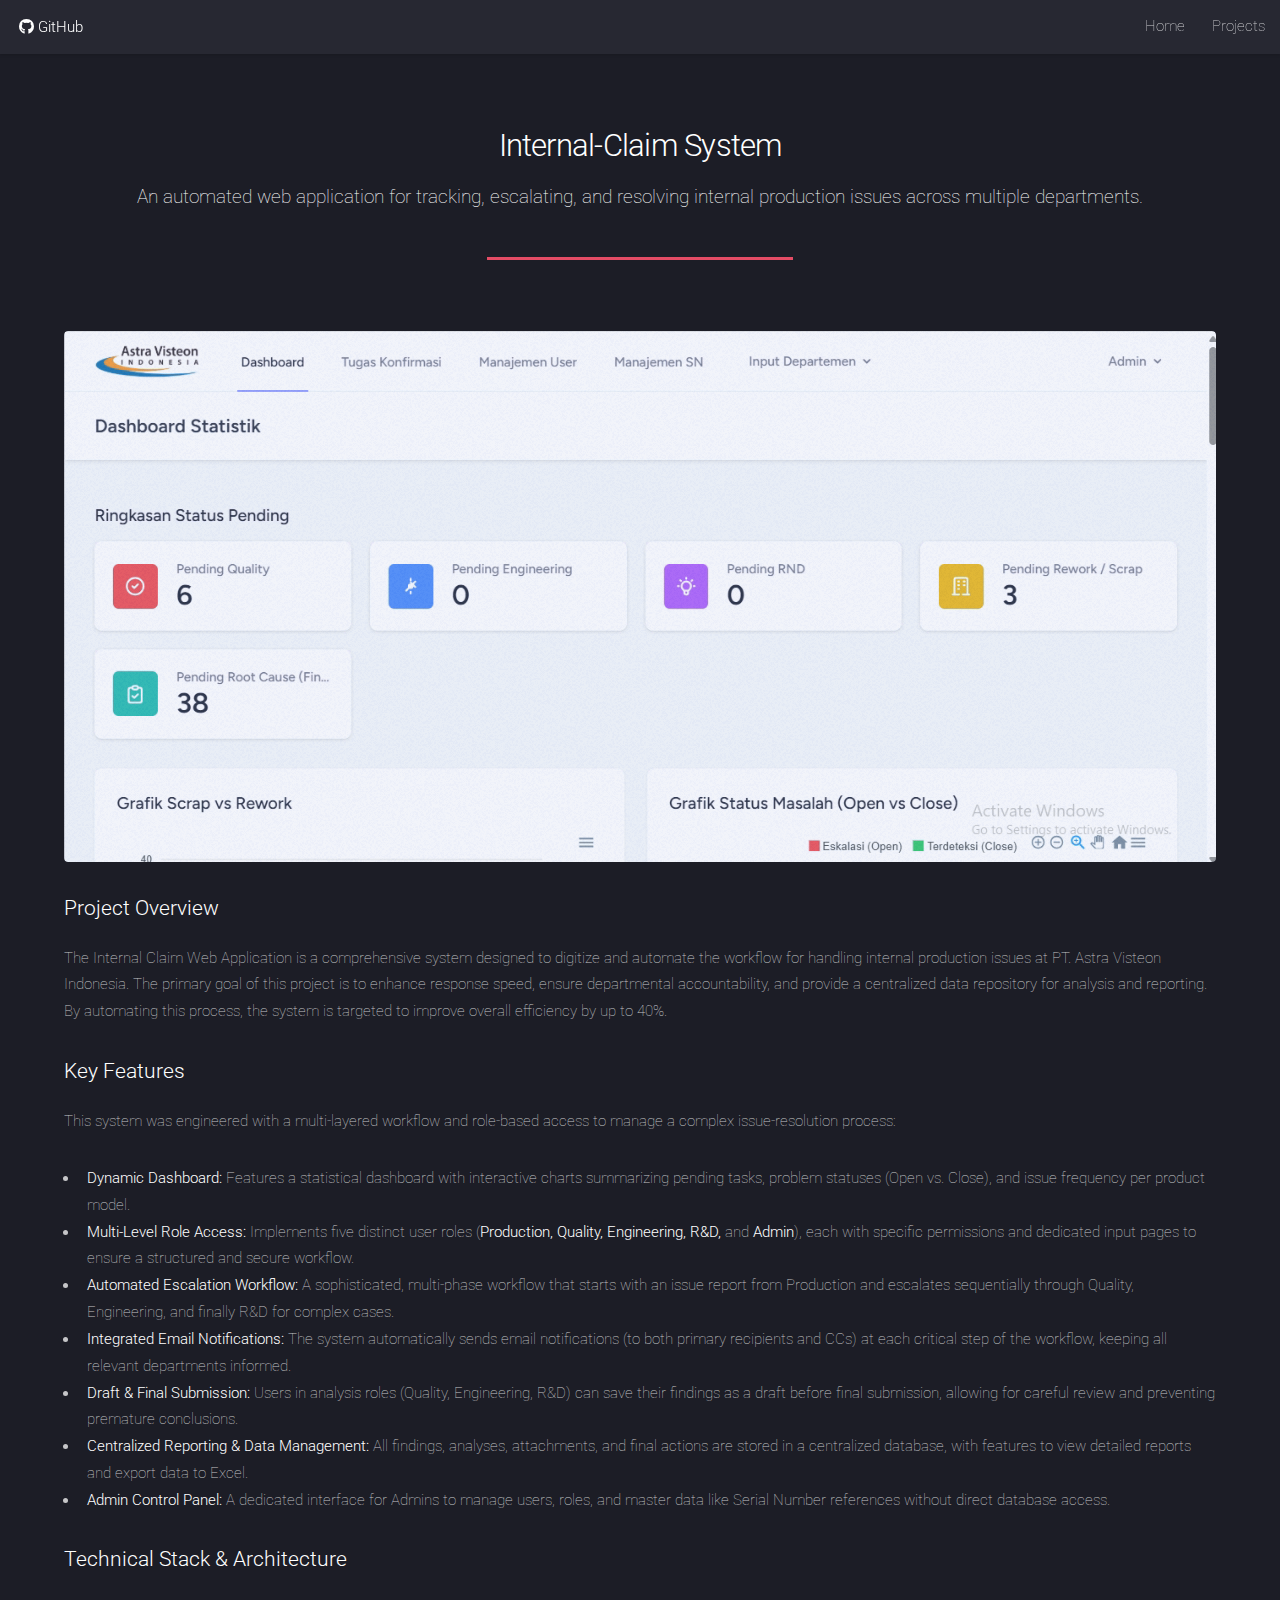
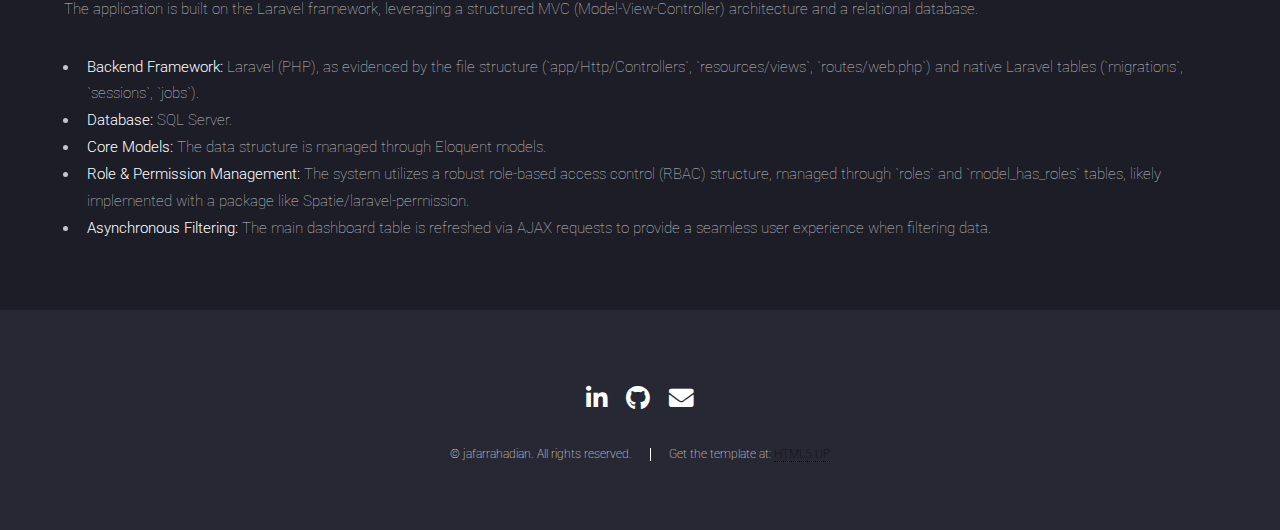
<file: internal-claim.html>
<!DOCTYPE HTML>
<html>
	<head>
		<title>Internal-Claim System - jafarrahadian</title>
		<meta charset="utf-8" />
		<meta name="viewport" content="width=device-width, initial-scale=1, user-scalable=no" />
		<link rel="stylesheet" href="assets/css/main.css" />
		<noscript><link rel="stylesheet" href="assets/css/noscript.css" /></noscript>
	</head>
	<body class="is-preload">
		<div id="page-wrapper">

			<!-- Header -->
				<header id="header">
					<h1 id="logo"><a href="https://github.com/curzedb"><span class="icon brands fa-github"></span> GitHub</a></h1>
					<nav id="nav">
						<ul>
							<li><a href="index.html">Home</a></li>
							<li>
								<a href="#">Projects</a>
								<ul>
									<li><a href="rfq.html">RFQ Automation</a></li>
									<li><a href="internal-claim.html">Internal Claim</a></li>
									<li><a href="aisite.html">AI Based Chatbot</a></li>
									<li><a href="compressor.html">Sensor Monitoring (AI)</a></li>
									<li>
										<a href="#">others</a>
										<ul>
											<li><a href="https://github.com/curzedb/prediksisaham_jafarrahadian">SCP</a></li>
											<li><a href="#">Soon</a></li>
										</ul>
									</li>
								</ul>
							</li>
						</ul>
					</nav>
				</header>

			<!-- Main -->
				<div id="main" class="wrapper style1">
					<div class="container">
						<header class="major">
							<h2>Internal-Claim System</h2>
							<p>An automated web application for tracking, escalating, and resolving internal production issues across multiple departments.</p>
						</header>
						<div class="row gtr-150">
						<!-- Content -->
							<section id="content">
								<a href="#" class="image fit"><img src="images/internal-claim.png" alt="Internal Claim System Dashboard" /></a>

								<h3>Project Overview</h3>
								<p class="text-justify">
									The Internal Claim Web Application is a comprehensive system designed to digitize and automate the workflow for handling internal production issues at PT. Astra Visteon Indonesia. The primary goal of this project is to enhance response speed, ensure departmental accountability, and provide a centralized data repository for analysis and reporting. By automating this process, the system is targeted to improve overall efficiency by up to 40%.
								</p>

								<h3>Key Features</h3>
								<p>
									This system was engineered with a multi-layered workflow and role-based access to manage a complex issue-resolution process:
								</p>
								<ul>
									<li><b>Dynamic Dashboard:</b> Features a statistical dashboard with interactive charts summarizing pending tasks, problem statuses (Open vs. Close), and issue frequency per product model.</li>
									<li><b>Multi-Level Role Access:</b> Implements five distinct user roles (<b>Production, Quality, Engineering, R&D,</b> and <b>Admin</b>), each with specific permissions and dedicated input pages to ensure a structured and secure workflow.</li>
									<li><b>Automated Escalation Workflow:</b> A sophisticated, multi-phase workflow that starts with an issue report from Production and escalates sequentially through Quality, Engineering, and finally R&D for complex cases.</li>
									<li><b>Integrated Email Notifications:</b> The system automatically sends email notifications (to both primary recipients and CCs) at each critical step of the workflow, keeping all relevant departments informed.</li>
									<li><b>Draft & Final Submission:</b> Users in analysis roles (Quality, Engineering, R&D) can save their findings as a draft before final submission, allowing for careful review and preventing premature conclusions.</li>
									<li><b>Centralized Reporting & Data Management:</b> All findings, analyses, attachments, and final actions are stored in a centralized database, with features to view detailed reports and export data to Excel.</li>
									<li><b>Admin Control Panel:</b> A dedicated interface for Admins to manage users, roles, and master data like Serial Number references without direct database access.</li>
								</ul>

								<h3>Technical Stack & Architecture</h3>
								<p>
									The application is built on the Laravel framework, leveraging a structured MVC (Model-View-Controller) architecture and a relational database.
								</p>
								<ul>
									<li><b>Backend Framework:</b> Laravel (PHP), as evidenced by the file structure (`app/Http/Controllers`, `resources/views`, `routes/web.php`) and native Laravel tables (`migrations`, `sessions`, `jobs`).</li>
									<li><b>Database:</b> SQL Server.</li>
									<li><b>Core Models:</b> The data structure is managed through Eloquent models.</li>
									<li><b>Role & Permission Management:</b> The system utilizes a robust role-based access control (RBAC) structure, managed through `roles` and `model_has_roles` tables, likely implemented with a package like Spatie/laravel-permission.</li>
									<li><b>Asynchronous Filtering:</b> The main dashboard table is refreshed via AJAX requests to provide a seamless user experience when filtering data.</li>
								</ul>
							</section>
						</div>
					</div>
				</div>

			<!-- Footer -->
				<footer id="footer">
					<ul class="icons">
						<li><a href="https://www.linkedin.com/in/jafar-rahadian/" class="icon brands fa-linkedin-in"><span class="label">LinkedIn</span></a></li>
						<li><a href="https://github.com/curzedb/" class="icon brands fa-github"><span class="label">GitHub</span></a></li>
						<li><a href="mailto: muhammadjafar954@gmail.com" class="icon solid fa-envelope"><span class="label">Email</span></a></li>
					</ul>
					<ul class="copyright">
						<li>&copy; jafarrahadian. All rights reserved.</li><li>Get the template at: <a href="http://html5up.net">HTML5 UP</a></li>
					</ul>
				</footer>

		</div>

		<!-- Scripts -->
			<script src="assets/js/jquery.min.js"></script>
			<script src="assets/js/jquery.scrolly.min.js"></script>
			<script src="assets/js/jquery.dropotron.min.js"></script>
			<script src="assets/js/jquery.scrollex.min.js"></script>
			<script src="assets/js/browser.min.js"></script>
			<script src="assets/js/breakpoints.min.js"></script>
			<script src="assets/js/util.js"></script>
			<script src="assets/js/main.js"></script>

	</body>
</html>
</file>
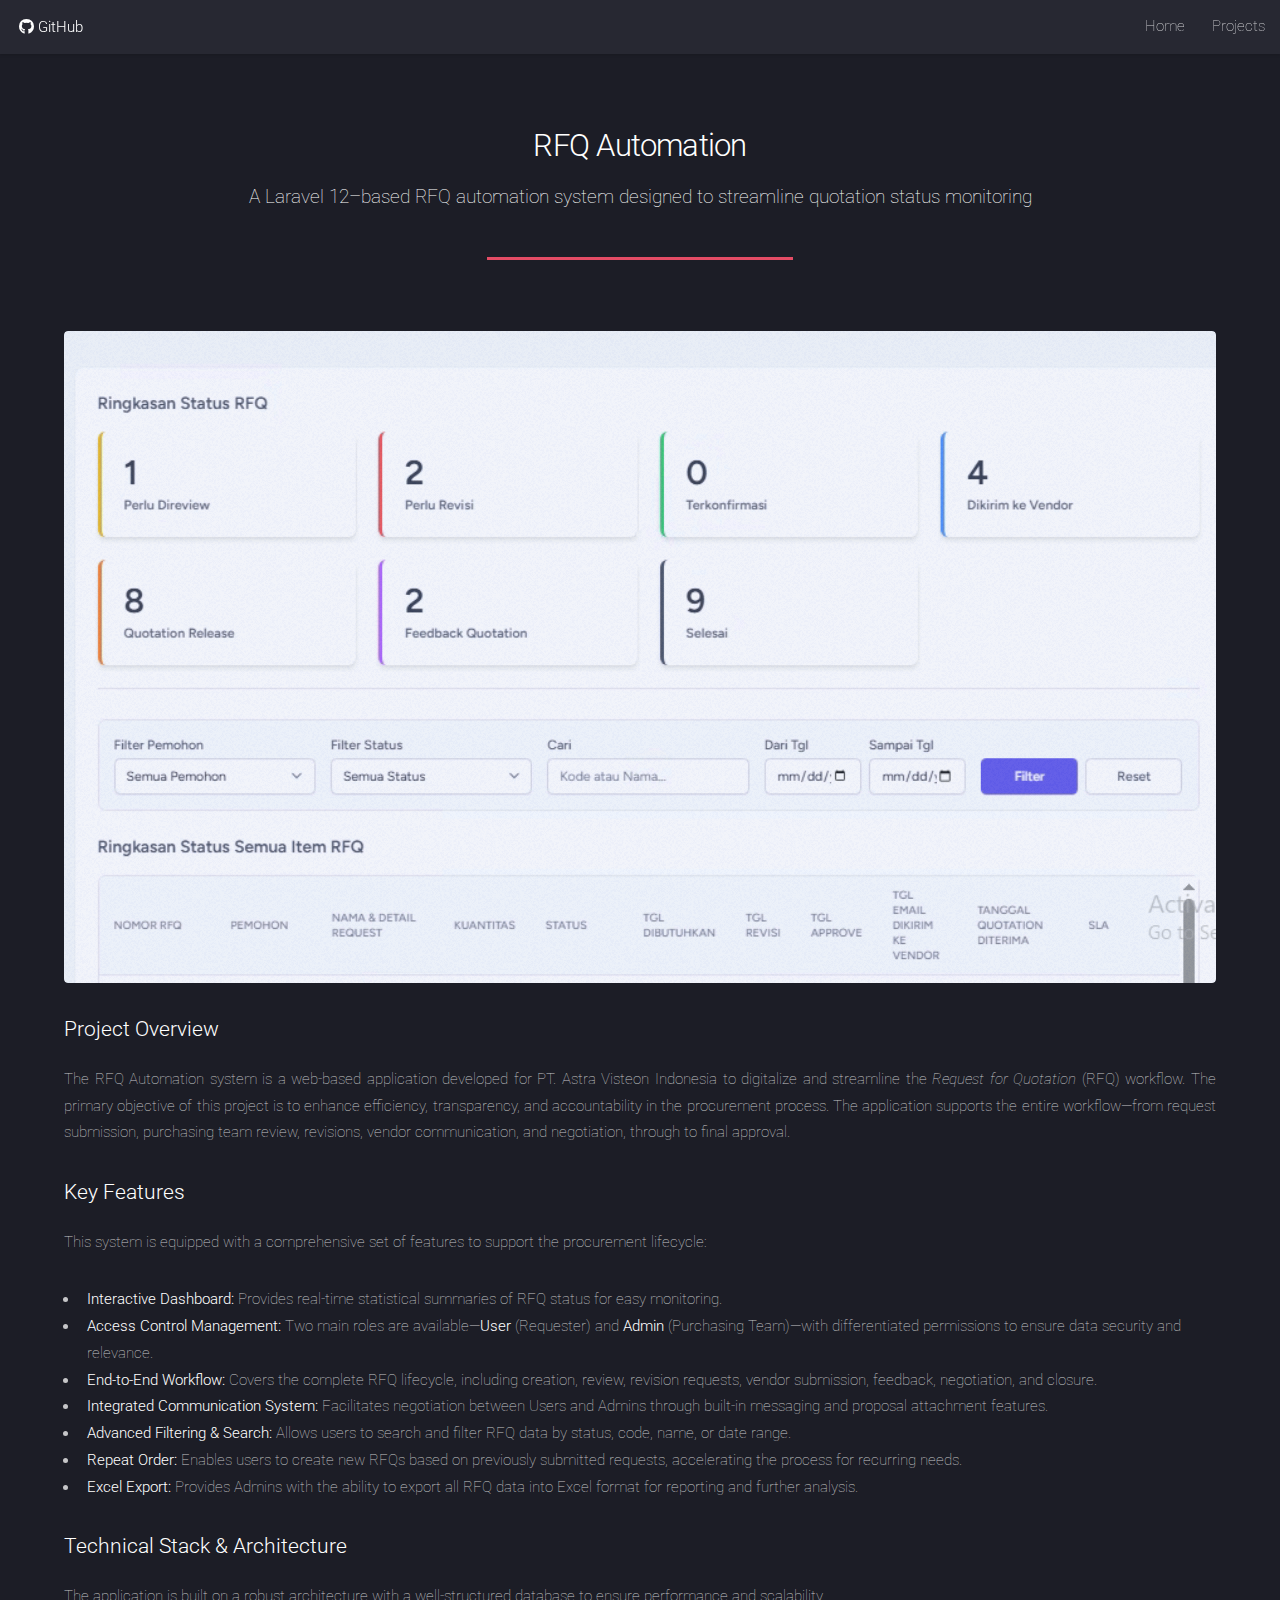
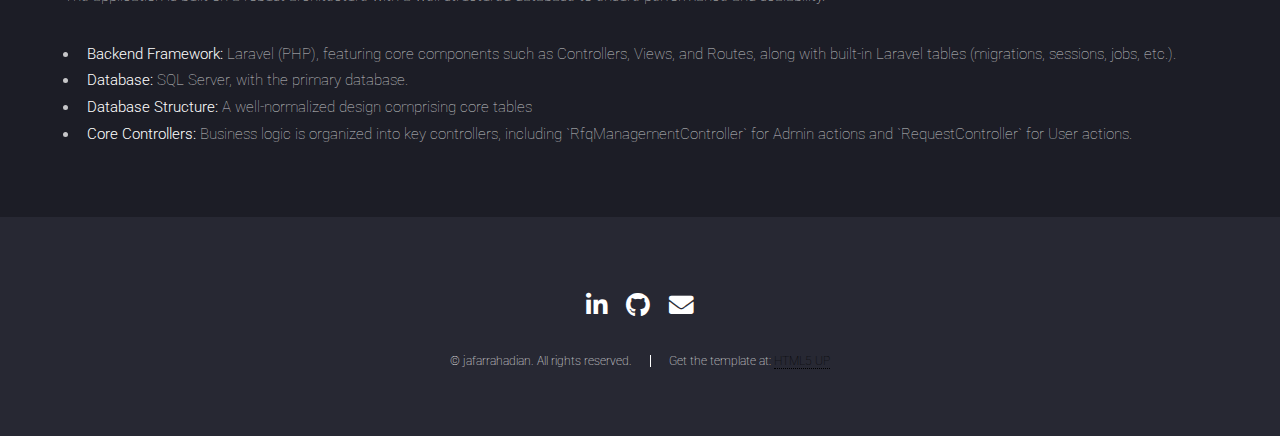
<file: rfq.html>
<!DOCTYPE HTML>
<html>
	<head>
		<title>RFQ Automation - jafarrahadian</title>
		<meta charset="utf-8" />
		<meta name="viewport" content="width=device-width, initial-scale=1, user-scalable=no" />
		<link rel="stylesheet" href="assets/css/main.css" />
		<noscript><link rel="stylesheet" href="assets/css/noscript.css" /></noscript>
	</head>
	<body class="is-preload">
		<div id="page-wrapper">

			<!-- Header -->
				<header id="header">
					<h1 id="logo"><a href="https://github.com/curzedb"><span class="icon brands fa-github"></span> GitHub</a></h1>
					<nav id="nav">
						<ul>
							<li><a href="index.html">Home</a></li>
							<li>
								<a href="#">Projects</a>
								<ul>
									<li><a href="rfq.html">RFQ Automation</a></li>
									<li><a href="internal-claim.html">Internal Claim</a></li>
									<li><a href="aisite.html">AI Based Chatbot</a></li>
									<li><a href="compressor.html">Sensor Monitoring (AI)</a></li>
									<li>
										<a href="#">others</a>
										<ul>
											<li><a href="https://github.com/curzedb/prediksisaham_jafarrahadian">SCP</a></li>
											<li><a href="#">Soon</a></li>
										</ul>
									</li>
								</ul>
							</li>
						</ul>
					</nav>
				</header>

			<!-- Main -->
				<div id="main" class="wrapper style1">
					<div class="container">
						<header class="major">
							<h2>RFQ Automation</h2>
							<p>A Laravel 12–based RFQ automation system designed to streamline quotation status monitoring</p>
						</header>
						<div class="row gtr-150">

						<!-- Content -->
							<section id="content">
								<a href="#" class="image fit"><img src="images/rfq2.png" alt="RFQ Automation Dashboard" /></a>

								<h3>Project Overview</h3>  
								<p style="text-align: justify;">
									The RFQ Automation system is a web-based application developed for PT. Astra Visteon Indonesia to digitalize and streamline the <i>Request for Quotation</i> (RFQ) workflow. The primary objective of this project is to enhance efficiency, transparency, and accountability in the procurement process. The application supports the entire workflow—from request submission, purchasing team review, revisions, vendor communication, and negotiation, through to final approval.  
								</p>  

								<h3>Key Features</h3>  
								<p>  
									This system is equipped with a comprehensive set of features to support the procurement lifecycle:  
								</p>  
								<ul>  
									<li><b>Interactive Dashboard:</b> Provides real-time statistical summaries of RFQ status for easy monitoring.</li>  
									<li><b>Access Control Management:</b> Two main roles are available—<b>User</b> (Requester) and <b>Admin</b> (Purchasing Team)—with differentiated permissions to ensure data security and relevance.</li>  
									<li><b>End-to-End Workflow:</b> Covers the complete RFQ lifecycle, including creation, review, revision requests, vendor submission, feedback, negotiation, and closure.</li>  
									<li><b>Integrated Communication System:</b> Facilitates negotiation between Users and Admins through built-in messaging and proposal attachment features.</li>  
									<li><b>Advanced Filtering & Search:</b> Allows users to search and filter RFQ data by status, code, name, or date range.</li>  
									<li><b>Repeat Order:</b> Enables users to create new RFQs based on previously submitted requests, accelerating the process for recurring needs.</li>  
									<li><b>Excel Export:</b> Provides Admins with the ability to export all RFQ data into Excel format for reporting and further analysis.</li>  
								</ul>  

								<h3>Technical Stack & Architecture</h3>  
								<p>  
									The application is built on a robust architecture with a well-structured database to ensure performance and scalability.  
								</p>  
								<ul>  
									<li><b>Backend Framework:</b> Laravel (PHP), featuring core components such as Controllers, Views, and Routes, along with built-in Laravel tables (migrations, sessions, jobs, etc.).</li>  
									<li><b>Database:</b> SQL Server, with the primary database.</li>  
									<li><b>Database Structure:</b> A well-normalized design comprising core tables</li>  
									<li><b>Core Controllers:</b> Business logic is organized into key controllers, including `RfqManagementController` for Admin actions and `RequestController` for User actions.</li>  
								</ul>  
							</section>
						</div>
					</div>
				</div>

			<!-- Footer -->
				<footer id="footer">
					<ul class="icons">
						<li><a href="https://www.linkedin.com/in/jafar-rahadian/" class="icon brands fa-linkedin-in"><span class="label">LinkedIn</span></a></li>
						<li><a href="https://github.com/curzedb/" class="icon brands fa-github"><span class="label">GitHub</span></a></li>
						<li><a href="mailto: muhammadjafar954@gmail.com" class="icon solid fa-envelope"><span class="label">Email</span></a></li>
					</ul>
					<ul class="copyright">
						<li>&copy; jafarrahadian. All rights reserved.</li><li>Get the template at: <a href="http://html5up.net">HTML5 UP</a></li>
					</ul>
				</footer>

		</div>

		<!-- Scripts -->
			<script src="assets/js/jquery.min.js"></script>
			<script src="assets/js/jquery.scrolly.min.js"></script>
			<script src="assets/js/jquery.dropotron.min.js"></script>
			<script src="assets/js/jquery.scrollex.min.js"></script>
			<script src="assets/js/browser.min.js"></script>
			<script src="assets/js/breakpoints.min.js"></script>
			<script src="assets/js/util.js"></script>
			<script src="assets/js/main.js"></script>

	</body>
</html>
</file>
<file: assets/css/noscript.css>
/* Loader */

	body.landing.is-preload:before {
		display: none;
	}

	body.landing.is-preload:after {
		display: none;
	}
</file>
<file: assets/css/main.css>
@import url("fontawesome-all.min.css");
@import url("https://fonts.googleapis.com/css?family=Roboto:100,300,100italic,300italic");

html, body, div, span, applet, object,
iframe, h1, h2, h3, h4, h5, h6, p, blockquote,
pre, a, abbr, acronym, address, big, cite,
code, del, dfn, em, img, ins, kbd, q, s, samp,
small, strike, strong, sub, sup, tt, var, b,
u, i, center, dl, dt, dd, ol, ul, li, fieldset,
form, label, legend, table, caption, tbody,
tfoot, thead, tr, th, td, article, aside,
canvas, details, embed, figure, figcaption,
footer, header, hgroup, menu, nav, output, ruby,
section, summary, time, mark, audio, video {
	margin: 0;
	padding: 0;
	border: 0;
	font-size: 100%;
	font: inherit;
	vertical-align: baseline;}

article, aside, details, figcaption, figure,
footer, header, hgroup, menu, nav, section {
	display: block;}

body {
	line-height: 1;
}

ol, ul {
	list-style: none;
}

blockquote, q {
	quotes: none;
}

	blockquote:before, blockquote:after, q:before, q:after {
		content: '';
		content: none;
	}

table {
	border-collapse: collapse;
	border-spacing: 0;
}

body {
	-webkit-text-size-adjust: none;
}

mark {
	background-color: transparent;
	color: inherit;
}

input::-moz-focus-inner {
	border: 0;
	padding: 0;
}

input, select, textarea {
	-moz-appearance: none;
	-webkit-appearance: none;
	-ms-appearance: none;
	appearance: none;
}

/* Basic */

	html {
		box-sizing: border-box;
	}

	*, *:before, *:after {
		box-sizing: inherit;
	}

	html, body {
		background: #1c1d26;
	}

	body.is-preload *, body.is-preload *:before, body.is-preload *:after {
		-moz-animation: none !important;
		-webkit-animation: none !important;
		-ms-animation: none !important;
		animation: none !important;
		-moz-transition: none !important;
		-webkit-transition: none !important;
		-ms-transition: none !important;
		transition: none !important;
	}

	body, input, select, textarea {
		color: rgba(255, 255, 255, 0.75);
		font-family: "Roboto", Helvetica, sans-serif;
		font-size: 15pt;
		font-weight: 100;
		line-height: 1.75em;
	}

	a {
		-moz-transition: border-color 0.2s ease-in-out, color 0.2s ease-in-out;
		-webkit-transition: border-color 0.2s ease-in-out, color 0.2s ease-in-out;
		-ms-transition: border-color 0.2s ease-in-out, color 0.2s ease-in-out;
		transition: border-color 0.2s ease-in-out, color 0.2s ease-in-out;
		border-bottom: dotted 1px;
		color: #e44c65;
		text-decoration: none;
	}

		a:hover {
			color: #e44c65 !important;
			border-bottom-color: transparent;
		}

	strong, b {
		color: #ffffff;
		font-weight: 300;
	}

	em, i {
		font-style: italic;
	}

	p {
		margin: 0 0 2em 0;
	}

	h1, h2, h3, h4, h5, h6 {
		color: #ffffff;
		font-weight: 300;
		line-height: 1em;
		margin: 0 0 1em 0;
	}

		h1 a, h2 a, h3 a, h4 a, h5 a, h6 a {
			color: inherit;
			border: 0;
		}

	h2 {
		font-size: 2em;
		line-height: 1.5em;
		letter-spacing: -0.025em;
	}

	h3 {
		font-size: 1.35em;
		line-height: 1.5em;
	}

	h4 {
		font-size: 1.1em;
		line-height: 1.5em;
	}

	h5 {
		font-size: 0.9em;
		line-height: 1.5em;
	}

	h6 {
		font-size: 0.7em;
		line-height: 1.5em;
	}

	sub {
		font-size: 0.8em;
		position: relative;
		top: 0.5em;
	}

	sup {
		font-size: 0.8em;
		position: relative;
		top: -0.5em;
	}

	hr {
		border: 0;
		border-bottom: solid 1px rgba(255, 255, 255, 0.3);
		margin: 3em 0;
	}

		hr.major {
			margin: 4em 0;
		}

	blockquote {
		border-left: solid 4px rgba(255, 255, 255, 0.3);
		font-style: italic;
		margin: 0 0 2em 0;
		padding: 0.5em 0 0.5em 2em;
	}

	code {
		background: rgba(255, 255, 255, 0.075);
		border-radius: 4px;
		font-family: "Courier New", monospace;
		font-size: 0.9em;
		margin: 0 0.25em;
		padding: 0.25em 0.65em;
	}

	pre {
		-webkit-overflow-scrolling: touch;
		font-family: "Courier New", monospace;
		font-size: 0.9em;
		margin: 0 0 2em 0;
	}

		pre code {
			display: block;
			line-height: 1.75em;
			padding: 1em 1.5em;
			overflow-x: auto;
		}

	.align-left {
		text-align: left;
	}

	.align-center {
		text-align: center;
	}

	.align-right {
		text-align: right;
	}

/* Loader */

	@-moz-keyframes spinner-show {
		0% {
			opacity: 0;
		}

		100% {
			opacity: 1;
		}
	}

	@-webkit-keyframes spinner-show {
		0% {
			opacity: 0;
		}

		100% {
			opacity: 1;
		}
	}

	@-ms-keyframes spinner-show {
		0% {
			opacity: 0;
		}

		100% {
			opacity: 1;
		}
	}

	@keyframes spinner-show {
		0% {
			opacity: 0;
		}

		100% {
			opacity: 1;
		}
	}

	@-moz-keyframes spinner-hide {
		0% {
			color: rgba(255, 255, 255, 0.15);
			z-index: 100001;
			-moz-transform: scale(1) rotate(0deg);
			-webkit-transform: scale(1) rotate(0deg);
			-ms-transform: scale(1) rotate(0deg);
			transform: scale(1) rotate(0deg);
		}

		99% {
			color: #1c1d26;
			z-index: 100001;
			-moz-transform: scale(0.5) rotate(360deg);
			-webkit-transform: scale(0.5) rotate(360deg);
			-ms-transform: scale(0.5) rotate(360deg);
			transform: scale(0.5) rotate(360deg);
		}

		100% {
			color: #1c1d26;
			z-index: -1;
			-moz-transform: scale(0.5) rotate(360deg);
			-webkit-transform: scale(0.5) rotate(360deg);
			-ms-transform: scale(0.5) rotate(360deg);
			transform: scale(0.5) rotate(360deg);
		}
	}

	@-webkit-keyframes spinner-hide {
		0% {
			color: rgba(255, 255, 255, 0.15);
			z-index: 100001;
			-moz-transform: scale(1) rotate(0deg);
			-webkit-transform: scale(1) rotate(0deg);
			-ms-transform: scale(1) rotate(0deg);
			transform: scale(1) rotate(0deg);
		}

		99% {
			color: #1c1d26;
			z-index: 100001;
			-moz-transform: scale(0.5) rotate(360deg);
			-webkit-transform: scale(0.5) rotate(360deg);
			-ms-transform: scale(0.5) rotate(360deg);
			transform: scale(0.5) rotate(360deg);
		}

		100% {
			color: #1c1d26;
			z-index: -1;
			-moz-transform: scale(0.5) rotate(360deg);
			-webkit-transform: scale(0.5) rotate(360deg);
			-ms-transform: scale(0.5) rotate(360deg);
			transform: scale(0.5) rotate(360deg);
		}
	}

	@-ms-keyframes spinner-hide {
		0% {
			color: rgba(255, 255, 255, 0.15);
			z-index: 100001;
			-moz-transform: scale(1) rotate(0deg);
			-webkit-transform: scale(1) rotate(0deg);
			-ms-transform: scale(1) rotate(0deg);
			transform: scale(1) rotate(0deg);
		}

		99% {
			color: #1c1d26;
			z-index: 100001;
			-moz-transform: scale(0.5) rotate(360deg);
			-webkit-transform: scale(0.5) rotate(360deg);
			-ms-transform: scale(0.5) rotate(360deg);
			transform: scale(0.5) rotate(360deg);
		}

		100% {
			color: #1c1d26;
			z-index: -1;
			-moz-transform: scale(0.5) rotate(360deg);
			-webkit-transform: scale(0.5) rotate(360deg);
			-ms-transform: scale(0.5) rotate(360deg);
			transform: scale(0.5) rotate(360deg);
		}
	}

	@keyframes spinner-hide {
		0% {
			color: rgba(255, 255, 255, 0.15);
			z-index: 100001;
			-moz-transform: scale(1) rotate(0deg);
			-webkit-transform: scale(1) rotate(0deg);
			-ms-transform: scale(1) rotate(0deg);
			transform: scale(1) rotate(0deg);
		}

		99% {
			color: #1c1d26;
			z-index: 100001;
			-moz-transform: scale(0.5) rotate(360deg);
			-webkit-transform: scale(0.5) rotate(360deg);
			-ms-transform: scale(0.5) rotate(360deg);
			transform: scale(0.5) rotate(360deg);
		}

		100% {
			color: #1c1d26;
			z-index: -1;
			-moz-transform: scale(0.5) rotate(360deg);
			-webkit-transform: scale(0.5) rotate(360deg);
			-ms-transform: scale(0.5) rotate(360deg);
			transform: scale(0.5) rotate(360deg);
		}
	}

	@-moz-keyframes spinner-rotate {
		0% {
			-moz-transform: scale(1) rotate(0deg);
			-webkit-transform: scale(1) rotate(0deg);
			-ms-transform: scale(1) rotate(0deg);
			transform: scale(1) rotate(0deg);
		}

		100% {
			-moz-transform: scale(1) rotate(360deg);
			-webkit-transform: scale(1) rotate(360deg);
			-ms-transform: scale(1) rotate(360deg);
			transform: scale(1) rotate(360deg);
		}
	}

	@-webkit-keyframes spinner-rotate {
		0% {
			-moz-transform: scale(1) rotate(0deg);
			-webkit-transform: scale(1) rotate(0deg);
			-ms-transform: scale(1) rotate(0deg);
			transform: scale(1) rotate(0deg);
		}

		100% {
			-moz-transform: scale(1) rotate(360deg);
			-webkit-transform: scale(1) rotate(360deg);
			-ms-transform: scale(1) rotate(360deg);
			transform: scale(1) rotate(360deg);
		}
	}

	@-ms-keyframes spinner-rotate {
		0% {
			-moz-transform: scale(1) rotate(0deg);
			-webkit-transform: scale(1) rotate(0deg);
			-ms-transform: scale(1) rotate(0deg);
			transform: scale(1) rotate(0deg);
		}

		100% {
			-moz-transform: scale(1) rotate(360deg);
			-webkit-transform: scale(1) rotate(360deg);
			-ms-transform: scale(1) rotate(360deg);
			transform: scale(1) rotate(360deg);
		}
	}

	@keyframes spinner-rotate {
		0% {
			-moz-transform: scale(1) rotate(0deg);
			-webkit-transform: scale(1) rotate(0deg);
			-ms-transform: scale(1) rotate(0deg);
			transform: scale(1) rotate(0deg);
		}

		100% {
			-moz-transform: scale(1) rotate(360deg);
			-webkit-transform: scale(1) rotate(360deg);
			-ms-transform: scale(1) rotate(360deg);
			transform: scale(1) rotate(360deg);
		}
	}

	@-moz-keyframes overlay-hide {
		0% {
			opacity: 1;
			z-index: 100000;
		}

		15% {
			opacity: 1;
			z-index: 100000;
		}

		99% {
			opacity: 0;
			z-index: 100000;
		}

		100% {
			opacity: 0;
			z-index: -1;
		}
	}

	@-webkit-keyframes overlay-hide {
		0% {
			opacity: 1;
			z-index: 100000;
		}

		15% {
			opacity: 1;
			z-index: 100000;
		}

		99% {
			opacity: 0;
			z-index: 100000;
		}

		100% {
			opacity: 0;
			z-index: -1;
		}
	}

	@-ms-keyframes overlay-hide {
		0% {
			opacity: 1;
			z-index: 100000;
		}

		15% {
			opacity: 1;
			z-index: 100000;
		}

		99% {
			opacity: 0;
			z-index: 100000;
		}

		100% {
			opacity: 0;
			z-index: -1;
		}
	}

	@keyframes overlay-hide {
		0% {
			opacity: 1;
			z-index: 100000;
		}

		15% {
			opacity: 1;
			z-index: 100000;
		}

		99% {
			opacity: 0;
			z-index: 100000;
		}

		100% {
			opacity: 0;
			z-index: -1;
		}
	}

	body.landing {
		text-decoration: none;
	}

		body.landing:before {
			-moz-osx-font-smoothing: grayscale;
			-webkit-font-smoothing: antialiased;
			display: inline-block;
			font-style: normal;
			font-variant: normal;
			text-rendering: auto;
			line-height: 1;
			text-transform: none !important;
			font-family: 'Font Awesome 5 Free';
			font-weight: 900;
		}

		body.landing:before {
			-moz-animation: spinner-show 1.5s 1 0.25s ease forwards, spinner-hide 0.25s ease-in-out forwards !important;
			-webkit-animation: spinner-show 1.5s 1 0.25s ease forwards, spinner-hide 0.25s ease-in-out forwards !important;
			-ms-animation: spinner-show 1.5s 1 0.25s ease forwards, spinner-hide 0.25s ease-in-out forwards !important;
			animation: spinner-show 1.5s 1 0.25s ease forwards, spinner-hide 0.25s ease-in-out forwards !important;
			-moz-transform-origin: 50% 50%;
			-webkit-transform-origin: 50% 50%;
			-ms-transform-origin: 50% 50%;
			transform-origin: 50% 50%;
			color: rgba(255, 255, 255, 0.15);
			content: '\f1ce';
			cursor: default;
			display: block;
			font-size: 2em;
			height: 2em;
			left: 50%;
			line-height: 2em;
			margin: -1em 0 0 -1em;
			opacity: 0;
			position: fixed;
			text-align: center;
			top: 50%;
			width: 2em;
			z-index: -1;
		}

		body.landing:after {
			-moz-animation: overlay-hide 1.5s ease-in forwards !important;
			-webkit-animation: overlay-hide 1.5s ease-in forwards !important;
			-ms-animation: overlay-hide 1.5s ease-in forwards !important;
			animation: overlay-hide 1.5s ease-in forwards !important;
			background: #1c1d26;
			content: '';
			display: block;
			height: 100%;
			left: 0;
			opacity: 0;
			position: fixed;
			top: 0;
			width: 100%;
			z-index: -1;
		}

		body.landing.is-preload:before {
			-moz-animation: spinner-show 1.5s 1 0.25s ease forwards, spinner-rotate 0.75s infinite linear !important;
			-webkit-animation: spinner-show 1.5s 1 0.25s ease forwards, spinner-rotate 0.75s infinite linear !important;
			-ms-animation: spinner-show 1.5s 1 0.25s ease forwards, spinner-rotate 0.75s infinite linear !important;
			animation: spinner-show 1.5s 1 0.25s ease forwards, spinner-rotate 0.75s infinite linear !important;
			z-index: 100001;
		}

		body.landing.is-preload:after {
			-moz-animation: none !important;
			-webkit-animation: none !important;
			-ms-animation: none !important;
			animation: none !important;
			opacity: 1;
			z-index: 100000;
		}

	@media (-webkit-min-device-pixel-ratio: 2) {

		body.landing:before {
			line-height: 2.025em;
		}

	}

/* Container */

	.container {
		margin: 0 auto;
		max-width: calc(100% - 4em);
		width: 70em;
	}

		.container.xsmall {
			width: 17.5em;
		}

		.container.small {
			width: 35em;
		}

		.container.medium {
			width: 52.5em;
		}

		.container.large {
			width: 87.5em;
		}

		.container.xlarge {
			width: 105em;
		}

		.container.max {
			width: 100%;
		}

		@media screen and (max-width: 1280px) {

			.container {
				width: 90%;
				max-width: 100%;
			}

		}

		@media screen and (max-width: 980px) {

			.container {
				width: 100% !important;
			}

		}

/* Row */

	.row {
		display: flex;
		flex-wrap: wrap;
		box-sizing: border-box;
		align-items: stretch;
	}

		.row > * {
			box-sizing: border-box;
		}

		.row.gtr-uniform > * > :last-child {
			margin-bottom: 0;
		}

		.row.aln-left {
			justify-content: flex-start;
		}

		.row.aln-center {
			justify-content: center;
		}

		.row.aln-right {
			justify-content: flex-end;
		}

		.row.aln-top {
			align-items: flex-start;
		}

		.row.aln-middle {
			align-items: center;
		}

		.row.aln-bottom {
			align-items: flex-end;
		}

		.row > .imp {
			order: -1;
		}

		.row > .col-1 {
			width: 8.33333%;
		}

		.row > .off-1 {
			margin-left: 8.33333%;
		}

		.row > .col-2 {
			width: 16.66667%;
		}

		.row > .off-2 {
			margin-left: 16.66667%;
		}

		.row > .col-3 {
			width: 25%;
		}

		.row > .off-3 {
			margin-left: 25%;
		}

		.row > .col-4 {
			width: 33.33333%;
		}

		.row > .off-4 {
			margin-left: 33.33333%;
		}

		.row > .col-5 {
			width: 41.66667%;
		}

		.row > .off-5 {
			margin-left: 41.66667%;
		}

		.row > .col-6 {
			width: 50%;
		}

		.row > .off-6 {
			margin-left: 50%;
		}

		.row > .col-7 {
			width: 58.33333%;
		}

		.row > .off-7 {
			margin-left: 58.33333%;
		}

		.row > .col-8 {
			width: 66.66667%;
		}

		.row > .off-8 {
			margin-left: 66.66667%;
		}

		.row > .col-9 {
			width: 75%;
		}

		.row > .off-9 {
			margin-left: 75%;
		}

		.row > .col-10 {
			width: 83.33333%;
		}

		.row > .off-10 {
			margin-left: 83.33333%;
		}

		.row > .col-11 {
			width: 91.66667%;
		}

		.row > .off-11 {
			margin-left: 91.66667%;
		}

		.row > .col-12 {
			width: 100%;
		}

		.row > .off-12 {
			margin-left: 100%;
		}

		.row.gtr-0 {
			margin-top: 0;
			margin-left: 0em;
		}

			.row.gtr-0 > * {
				padding: 0 0 0 0em;
			}

			.row.gtr-0.gtr-uniform {
				margin-top: 0em;
			}

				.row.gtr-0.gtr-uniform > * {
					padding-top: 0em;
				}

		.row.gtr-25 {
			margin-top: 0;
			margin-left: -0.625em;
		}

			.row.gtr-25 > * {
				padding: 0 0 0 0.625em;
			}

			.row.gtr-25.gtr-uniform {
				margin-top: -0.625em;
			}

				.row.gtr-25.gtr-uniform > * {
					padding-top: 0.625em;
				}

		.row.gtr-50 {
			margin-top: 0;
			margin-left: -1.25em;
		}

			.row.gtr-50 > * {
				padding: 0 0 0 1.25em;
			}

			.row.gtr-50.gtr-uniform {
				margin-top: -1.25em;
			}

				.row.gtr-50.gtr-uniform > * {
					padding-top: 1.25em;
				}

		.row {
			margin-top: 0;
			margin-left: -2.5em;
		}

			.row > * {
				padding: 0 0 0 2.5em;
			}

			.row.gtr-uniform {
				margin-top: -2.5em;
			}

				.row.gtr-uniform > * {
					padding-top: 2.5em;
				}

		.row.gtr-150 {
			margin-top: 0;
			margin-left: -3.75em;
		}

			.row.gtr-150 > * {
				padding: 0 0 0 3.75em;
			}

			.row.gtr-150.gtr-uniform {
				margin-top: -3.75em;
			}

				.row.gtr-150.gtr-uniform > * {
					padding-top: 3.75em;
				}

		.row.gtr-200 {
			margin-top: 0;
			margin-left: -5em;
		}

			.row.gtr-200 > * {
				padding: 0 0 0 5em;
			}

			.row.gtr-200.gtr-uniform {
				margin-top: -5em;
			}

				.row.gtr-200.gtr-uniform > * {
					padding-top: 5em;
				}

		@media screen and (max-width: 1680px) {

			.row {
				display: flex;
				flex-wrap: wrap;
				box-sizing: border-box;
				align-items: stretch;
			}

				.row > * {
					box-sizing: border-box;
				}

				.row.gtr-uniform > * > :last-child {
					margin-bottom: 0;
				}

				.row.aln-left {
					justify-content: flex-start;
				}

				.row.aln-center {
					justify-content: center;
				}

				.row.aln-right {
					justify-content: flex-end;
				}

				.row.aln-top {
					align-items: flex-start;
				}

				.row.aln-middle {
					align-items: center;
				}

				.row.aln-bottom {
					align-items: flex-end;
				}

				.row > .imp-xlarge {
					order: -1;
				}

				.row > .col-1-xlarge {
					width: 8.33333%;
				}

				.row > .off-1-xlarge {
					margin-left: 8.33333%;
				}

				.row > .col-2-xlarge {
					width: 16.66667%;
				}

				.row > .off-2-xlarge {
					margin-left: 16.66667%;
				}

				.row > .col-3-xlarge {
					width: 25%;
				}

				.row > .off-3-xlarge {
					margin-left: 25%;
				}

				.row > .col-4-xlarge {
					width: 33.33333%;
				}

				.row > .off-4-xlarge {
					margin-left: 33.33333%;
				}

				.row > .col-5-xlarge {
					width: 41.66667%;
				}

				.row > .off-5-xlarge {
					margin-left: 41.66667%;
				}

				.row > .col-6-xlarge {
					width: 50%;
				}

				.row > .off-6-xlarge {
					margin-left: 50%;
				}

				.row > .col-7-xlarge {
					width: 58.33333%;
				}

				.row > .off-7-xlarge {
					margin-left: 58.33333%;
				}

				.row > .col-8-xlarge {
					width: 66.66667%;
				}

				.row > .off-8-xlarge {
					margin-left: 66.66667%;
				}

				.row > .col-9-xlarge {
					width: 75%;
				}

				.row > .off-9-xlarge {
					margin-left: 75%;
				}

				.row > .col-10-xlarge {
					width: 83.33333%;
				}

				.row > .off-10-xlarge {
					margin-left: 83.33333%;
				}

				.row > .col-11-xlarge {
					width: 91.66667%;
				}

				.row > .off-11-xlarge {
					margin-left: 91.66667%;
				}

				.row > .col-12-xlarge {
					width: 100%;
				}

				.row > .off-12-xlarge {
					margin-left: 100%;
				}

				.row.gtr-0 {
					margin-top: 0;
					margin-left: 0em;
				}

					.row.gtr-0 > * {
						padding: 0 0 0 0em;
					}

					.row.gtr-0.gtr-uniform {
						margin-top: 0em;
					}

						.row.gtr-0.gtr-uniform > * {
							padding-top: 0em;
						}

				.row.gtr-25 {
					margin-top: 0;
					margin-left: -0.625em;
				}

					.row.gtr-25 > * {
						padding: 0 0 0 0.625em;
					}

					.row.gtr-25.gtr-uniform {
						margin-top: -0.625em;
					}

						.row.gtr-25.gtr-uniform > * {
							padding-top: 0.625em;
						}

				.row.gtr-50 {
					margin-top: 0;
					margin-left: -1.25em;
				}

					.row.gtr-50 > * {
						padding: 0 0 0 1.25em;
					}

					.row.gtr-50.gtr-uniform {
						margin-top: -1.25em;
					}

						.row.gtr-50.gtr-uniform > * {
							padding-top: 1.25em;
						}

				.row {
					margin-top: 0;
					margin-left: -2.5em;
				}

					.row > * {
						padding: 0 0 0 2.5em;
					}

					.row.gtr-uniform {
						margin-top: -2.5em;
					}

						.row.gtr-uniform > * {
							padding-top: 2.5em;
						}

				.row.gtr-150 {
					margin-top: 0;
					margin-left: -3.75em;
				}

					.row.gtr-150 > * {
						padding: 0 0 0 3.75em;
					}

					.row.gtr-150.gtr-uniform {
						margin-top: -3.75em;
					}

						.row.gtr-150.gtr-uniform > * {
							padding-top: 3.75em;
						}

				.row.gtr-200 {
					margin-top: 0;
					margin-left: -5em;
				}

					.row.gtr-200 > * {
						padding: 0 0 0 5em;
					}

					.row.gtr-200.gtr-uniform {
						margin-top: -5em;
					}

						.row.gtr-200.gtr-uniform > * {
							padding-top: 5em;
						}

		}

		@media screen and (max-width: 1280px) {

			.row {
				display: flex;
				flex-wrap: wrap;
				box-sizing: border-box;
				align-items: stretch;
			}

				.row > * {
					box-sizing: border-box;
				}

				.row.gtr-uniform > * > :last-child {
					margin-bottom: 0;
				}

				.row.aln-left {
					justify-content: flex-start;
				}

				.row.aln-center {
					justify-content: center;
				}

				.row.aln-right {
					justify-content: flex-end;
				}

				.row.aln-top {
					align-items: flex-start;
				}

				.row.aln-middle {
					align-items: center;
				}

				.row.aln-bottom {
					align-items: flex-end;
				}

				.row > .imp-large {
					order: -1;
				}

				.row > .col-1-large {
					width: 8.33333%;
				}

				.row > .off-1-large {
					margin-left: 8.33333%;
				}

				.row > .col-2-large {
					width: 16.66667%;
				}

				.row > .off-2-large {
					margin-left: 16.66667%;
				}

				.row > .col-3-large {
					width: 25%;
				}

				.row > .off-3-large {
					margin-left: 25%;
				}

				.row > .col-4-large {
					width: 33.33333%;
				}

				.row > .off-4-large {
					margin-left: 33.33333%;
				}

				.row > .col-5-large {
					width: 41.66667%;
				}

				.row > .off-5-large {
					margin-left: 41.66667%;
				}

				.row > .col-6-large {
					width: 50%;
				}

				.row > .off-6-large {
					margin-left: 50%;
				}

				.row > .col-7-large {
					width: 58.33333%;
				}

				.row > .off-7-large {
					margin-left: 58.33333%;
				}

				.row > .col-8-large {
					width: 66.66667%;
				}

				.row > .off-8-large {
					margin-left: 66.66667%;
				}

				.row > .col-9-large {
					width: 75%;
				}

				.row > .off-9-large {
					margin-left: 75%;
				}

				.row > .col-10-large {
					width: 83.33333%;
				}

				.row > .off-10-large {
					margin-left: 83.33333%;
				}

				.row > .col-11-large {
					width: 91.66667%;
				}

				.row > .off-11-large {
					margin-left: 91.66667%;
				}

				.row > .col-12-large {
					width: 100%;
				}

				.row > .off-12-large {
					margin-left: 100%;
				}

				.row.gtr-0 {
					margin-top: 0;
					margin-left: 0em;
				}

					.row.gtr-0 > * {
						padding: 0 0 0 0em;
					}

					.row.gtr-0.gtr-uniform {
						margin-top: 0em;
					}

						.row.gtr-0.gtr-uniform > * {
							padding-top: 0em;
						}

				.row.gtr-25 {
					margin-top: 0;
					margin-left: -0.625em;
				}

					.row.gtr-25 > * {
						padding: 0 0 0 0.625em;
					}

					.row.gtr-25.gtr-uniform {
						margin-top: -0.625em;
					}

						.row.gtr-25.gtr-uniform > * {
							padding-top: 0.625em;
						}

				.row.gtr-50 {
					margin-top: 0;
					margin-left: -1.25em;
				}

					.row.gtr-50 > * {
						padding: 0 0 0 1.25em;
					}

					.row.gtr-50.gtr-uniform {
						margin-top: -1.25em;
					}

						.row.gtr-50.gtr-uniform > * {
							padding-top: 1.25em;
						}

				.row {
					margin-top: 0;
					margin-left: -2.5em;
				}

					.row > * {
						padding: 0 0 0 2.5em;
					}

					.row.gtr-uniform {
						margin-top: -2.5em;
					}

						.row.gtr-uniform > * {
							padding-top: 2.5em;
						}

				.row.gtr-150 {
					margin-top: 0;
					margin-left: -3.75em;
				}

					.row.gtr-150 > * {
						padding: 0 0 0 3.75em;
					}

					.row.gtr-150.gtr-uniform {
						margin-top: -3.75em;
					}

						.row.gtr-150.gtr-uniform > * {
							padding-top: 3.75em;
						}

				.row.gtr-200 {
					margin-top: 0;
					margin-left: -5em;
				}

					.row.gtr-200 > * {
						padding: 0 0 0 5em;
					}

					.row.gtr-200.gtr-uniform {
						margin-top: -5em;
					}

						.row.gtr-200.gtr-uniform > * {
							padding-top: 5em;
						}

		}

		@media screen and (max-width: 980px) {

			.row {
				display: flex;
				flex-wrap: wrap;
				box-sizing: border-box;
				align-items: stretch;
			}

				.row > * {
					box-sizing: border-box;
				}

				.row.gtr-uniform > * > :last-child {
					margin-bottom: 0;
				}

				.row.aln-left {
					justify-content: flex-start;
				}

				.row.aln-center {
					justify-content: center;
				}

				.row.aln-right {
					justify-content: flex-end;
				}

				.row.aln-top {
					align-items: flex-start;
				}

				.row.aln-middle {
					align-items: center;
				}

				.row.aln-bottom {
					align-items: flex-end;
				}

				.row > .imp-medium {
					order: -1;
				}

				.row > .col-1-medium {
					width: 8.33333%;
				}

				.row > .off-1-medium {
					margin-left: 8.33333%;
				}

				.row > .col-2-medium {
					width: 16.66667%;
				}

				.row > .off-2-medium {
					margin-left: 16.66667%;
				}

				.row > .col-3-medium {
					width: 25%;
				}

				.row > .off-3-medium {
					margin-left: 25%;
				}

				.row > .col-4-medium {
					width: 33.33333%;
				}

				.row > .off-4-medium {
					margin-left: 33.33333%;
				}

				.row > .col-5-medium {
					width: 41.66667%;
				}

				.row > .off-5-medium {
					margin-left: 41.66667%;
				}

				.row > .col-6-medium {
					width: 50%;
				}

				.row > .off-6-medium {
					margin-left: 50%;
				}

				.row > .col-7-medium {
					width: 58.33333%;
				}

				.row > .off-7-medium {
					margin-left: 58.33333%;
				}

				.row > .col-8-medium {
					width: 66.66667%;
				}

				.row > .off-8-medium {
					margin-left: 66.66667%;
				}

				.row > .col-9-medium {
					width: 75%;
				}

				.row > .off-9-medium {
					margin-left: 75%;
				}

				.row > .col-10-medium {
					width: 83.33333%;
				}

				.row > .off-10-medium {
					margin-left: 83.33333%;
				}

				.row > .col-11-medium {
					width: 91.66667%;
				}

				.row > .off-11-medium {
					margin-left: 91.66667%;
				}

				.row > .col-12-medium {
					width: 100%;
				}

				.row > .off-12-medium {
					margin-left: 100%;
				}

				.row.gtr-0 {
					margin-top: 0;
					margin-left: 0em;
				}

					.row.gtr-0 > * {
						padding: 0 0 0 0em;
					}

					.row.gtr-0.gtr-uniform {
						margin-top: 0em;
					}

						.row.gtr-0.gtr-uniform > * {
							padding-top: 0em;
						}

				.row.gtr-25 {
					margin-top: 0;
					margin-left: -0.625em;
				}

					.row.gtr-25 > * {
						padding: 0 0 0 0.625em;
					}

					.row.gtr-25.gtr-uniform {
						margin-top: -0.625em;
					}

						.row.gtr-25.gtr-uniform > * {
							padding-top: 0.625em;
						}

				.row.gtr-50 {
					margin-top: 0;
					margin-left: -1.25em;
				}

					.row.gtr-50 > * {
						padding: 0 0 0 1.25em;
					}

					.row.gtr-50.gtr-uniform {
						margin-top: -1.25em;
					}

						.row.gtr-50.gtr-uniform > * {
							padding-top: 1.25em;
						}

				.row {
					margin-top: 0;
					margin-left: -2.5em;
				}

					.row > * {
						padding: 0 0 0 2.5em;
					}

					.row.gtr-uniform {
						margin-top: -2.5em;
					}

						.row.gtr-uniform > * {
							padding-top: 2.5em;
						}

				.row.gtr-150 {
					margin-top: 0;
					margin-left: -3.75em;
				}

					.row.gtr-150 > * {
						padding: 0 0 0 3.75em;
					}

					.row.gtr-150.gtr-uniform {
						margin-top: -3.75em;
					}

						.row.gtr-150.gtr-uniform > * {
							padding-top: 3.75em;
						}

				.row.gtr-200 {
					margin-top: 0;
					margin-left: -5em;
				}

					.row.gtr-200 > * {
						padding: 0 0 0 5em;
					}

					.row.gtr-200.gtr-uniform {
						margin-top: -5em;
					}

						.row.gtr-200.gtr-uniform > * {
							padding-top: 5em;
						}

		}

		@media screen and (max-width: 736px) {

			.row {
				display: flex;
				flex-wrap: wrap;
				box-sizing: border-box;
				align-items: stretch;
			}

				.row > * {
					box-sizing: border-box;
				}

				.row.gtr-uniform > * > :last-child {
					margin-bottom: 0;
				}

				.row.aln-left {
					justify-content: flex-start;
				}

				.row.aln-center {
					justify-content: center;
				}

				.row.aln-right {
					justify-content: flex-end;
				}

				.row.aln-top {
					align-items: flex-start;
				}

				.row.aln-middle {
					align-items: center;
				}

				.row.aln-bottom {
					align-items: flex-end;
				}

				.row > .imp-small {
					order: -1;
				}

				.row > .col-1-small {
					width: 8.33333%;
				}

				.row > .off-1-small {
					margin-left: 8.33333%;
				}

				.row > .col-2-small {
					width: 16.66667%;
				}

				.row > .off-2-small {
					margin-left: 16.66667%;
				}

				.row > .col-3-small {
					width: 25%;
				}

				.row > .off-3-small {
					margin-left: 25%;
				}

				.row > .col-4-small {
					width: 33.33333%;
				}

				.row > .off-4-small {
					margin-left: 33.33333%;
				}

				.row > .col-5-small {
					width: 41.66667%;
				}

				.row > .off-5-small {
					margin-left: 41.66667%;
				}

				.row > .col-6-small {
					width: 50%;
				}

				.row > .off-6-small {
					margin-left: 50%;
				}

				.row > .col-7-small {
					width: 58.33333%;
				}

				.row > .off-7-small {
					margin-left: 58.33333%;
				}

				.row > .col-8-small {
					width: 66.66667%;
				}

				.row > .off-8-small {
					margin-left: 66.66667%;
				}

				.row > .col-9-small {
					width: 75%;
				}

				.row > .off-9-small {
					margin-left: 75%;
				}

				.row > .col-10-small {
					width: 83.33333%;
				}

				.row > .off-10-small {
					margin-left: 83.33333%;
				}

				.row > .col-11-small {
					width: 91.66667%;
				}

				.row > .off-11-small {
					margin-left: 91.66667%;
				}

				.row > .col-12-small {
					width: 100%;
				}

				.row > .off-12-small {
					margin-left: 100%;
				}

				.row.gtr-0 {
					margin-top: 0;
					margin-left: 0em;
				}

					.row.gtr-0 > * {
						padding: 0 0 0 0em;
					}

					.row.gtr-0.gtr-uniform {
						margin-top: 0em;
					}

						.row.gtr-0.gtr-uniform > * {
							padding-top: 0em;
						}

				.row.gtr-25 {
					margin-top: 0;
					margin-left: -0.625em;
				}

					.row.gtr-25 > * {
						padding: 0 0 0 0.625em;
					}

					.row.gtr-25.gtr-uniform {
						margin-top: -0.625em;
					}

						.row.gtr-25.gtr-uniform > * {
							padding-top: 0.625em;
						}

				.row.gtr-50 {
					margin-top: 0;
					margin-left: -1.25em;
				}

					.row.gtr-50 > * {
						padding: 0 0 0 1.25em;
					}

					.row.gtr-50.gtr-uniform {
						margin-top: -1.25em;
					}

						.row.gtr-50.gtr-uniform > * {
							padding-top: 1.25em;
						}

				.row {
					margin-top: 0;
					margin-left: -2.5em;
				}

					.row > * {
						padding: 0 0 0 2.5em;
					}

					.row.gtr-uniform {
						margin-top: -2.5em;
					}

						.row.gtr-uniform > * {
							padding-top: 2.5em;
						}

				.row.gtr-150 {
					margin-top: 0;
					margin-left: -3.75em;
				}

					.row.gtr-150 > * {
						padding: 0 0 0 3.75em;
					}

					.row.gtr-150.gtr-uniform {
						margin-top: -3.75em;
					}

						.row.gtr-150.gtr-uniform > * {
							padding-top: 3.75em;
						}

				.row.gtr-200 {
					margin-top: 0;
					margin-left: -5em;
				}

					.row.gtr-200 > * {
						padding: 0 0 0 5em;
					}

					.row.gtr-200.gtr-uniform {
						margin-top: -5em;
					}

						.row.gtr-200.gtr-uniform > * {
							padding-top: 5em;
						}

		}

		@media screen and (max-width: 480px) {

			.row {
				display: flex;
				flex-wrap: wrap;
				box-sizing: border-box;
				align-items: stretch;
			}

				.row > * {
					box-sizing: border-box;
				}

				.row.gtr-uniform > * > :last-child {
					margin-bottom: 0;
				}

				.row.aln-left {
					justify-content: flex-start;
				}

				.row.aln-center {
					justify-content: center;
				}

				.row.aln-right {
					justify-content: flex-end;
				}

				.row.aln-top {
					align-items: flex-start;
				}

				.row.aln-middle {
					align-items: center;
				}

				.row.aln-bottom {
					align-items: flex-end;
				}

				.row > .imp-xsmall {
					order: -1;
				}

				.row > .col-1-xsmall {
					width: 8.33333%;
				}

				.row > .off-1-xsmall {
					margin-left: 8.33333%;
				}

				.row > .col-2-xsmall {
					width: 16.66667%;
				}

				.row > .off-2-xsmall {
					margin-left: 16.66667%;
				}

				.row > .col-3-xsmall {
					width: 25%;
				}

				.row > .off-3-xsmall {
					margin-left: 25%;
				}

				.row > .col-4-xsmall {
					width: 33.33333%;
				}

				.row > .off-4-xsmall {
					margin-left: 33.33333%;
				}

				.row > .col-5-xsmall {
					width: 41.66667%;
				}

				.row > .off-5-xsmall {
					margin-left: 41.66667%;
				}

				.row > .col-6-xsmall {
					width: 50%;
				}

				.row > .off-6-xsmall {
					margin-left: 50%;
				}

				.row > .col-7-xsmall {
					width: 58.33333%;
				}

				.row > .off-7-xsmall {
					margin-left: 58.33333%;
				}

				.row > .col-8-xsmall {
					width: 66.66667%;
				}

				.row > .off-8-xsmall {
					margin-left: 66.66667%;
				}

				.row > .col-9-xsmall {
					width: 75%;
				}

				.row > .off-9-xsmall {
					margin-left: 75%;
				}

				.row > .col-10-xsmall {
					width: 83.33333%;
				}

				.row > .off-10-xsmall {
					margin-left: 83.33333%;
				}

				.row > .col-11-xsmall {
					width: 91.66667%;
				}

				.row > .off-11-xsmall {
					margin-left: 91.66667%;
				}

				.row > .col-12-xsmall {
					width: 100%;
				}

				.row > .off-12-xsmall {
					margin-left: 100%;
				}

				.row.gtr-0 {
					margin-top: 0;
					margin-left: 0em;
				}

					.row.gtr-0 > * {
						padding: 0 0 0 0em;
					}

					.row.gtr-0.gtr-uniform {
						margin-top: 0em;
					}

						.row.gtr-0.gtr-uniform > * {
							padding-top: 0em;
						}

				.row.gtr-25 {
					margin-top: 0;
					margin-left: -0.625em;
				}

					.row.gtr-25 > * {
						padding: 0 0 0 0.625em;
					}

					.row.gtr-25.gtr-uniform {
						margin-top: -0.625em;
					}

						.row.gtr-25.gtr-uniform > * {
							padding-top: 0.625em;
						}

				.row.gtr-50 {
					margin-top: 0;
					margin-left: -1.25em;
				}

					.row.gtr-50 > * {
						padding: 0 0 0 1.25em;
					}

					.row.gtr-50.gtr-uniform {
						margin-top: -1.25em;
					}

						.row.gtr-50.gtr-uniform > * {
							padding-top: 1.25em;
						}

				.row {
					margin-top: 0;
					margin-left: -2.5em;
				}

					.row > * {
						padding: 0 0 0 2.5em;
					}

					.row.gtr-uniform {
						margin-top: -2.5em;
					}

						.row.gtr-uniform > * {
							padding-top: 2.5em;
						}

				.row.gtr-150 {
					margin-top: 0;
					margin-left: -3.75em;
				}

					.row.gtr-150 > * {
						padding: 0 0 0 3.75em;
					}

					.row.gtr-150.gtr-uniform {
						margin-top: -3.75em;
					}

						.row.gtr-150.gtr-uniform > * {
							padding-top: 3.75em;
						}

				.row.gtr-200 {
					margin-top: 0;
					margin-left: -5em;
				}

					.row.gtr-200 > * {
						padding: 0 0 0 5em;
					}

					.row.gtr-200.gtr-uniform {
						margin-top: -5em;
					}

						.row.gtr-200.gtr-uniform > * {
							padding-top: 5em;
						}

		}

/* Section/Article */

	section.special, article.special {
		text-align: center;
	}

	header p {
		color: #ffffff;
		position: relative;
		margin: 0 0 1.5em 0;
	}

	header h2 + p {
		font-size: 1.25em;
		margin-top: -1em;
		line-height: 1.75em;
	}

	header h3 + p {
		font-size: 1.1em;
		margin-top: -0.8em;
		line-height: 1.75em;
	}

	header h4 + p,
	header h5 + p,
	header h6 + p {
		font-size: 0.9em;
		margin-top: -0.6em;
		line-height: 1.5em;
	}

	header.major {
		margin: 0 0 4em 0;
		position: relative;
		text-align: center;
	}

		header.major:after {
			background: #e44c65;
			content: '';
			display: inline-block;
			height: 0.2em;
			max-width: 20em;
			width: 75%;
		}

	footer.major {
		margin: 4em 0 0 0;
	}

/* Form */

	form {
		margin: 0 0 2em 0;
	}

		form.cta {
			max-width: 35em;
			margin-left: auto;
			margin-right: auto;
		}

	label {
		color: #ffffff;
		display: block;
		font-size: 0.9em;
		font-weight: 300;
		margin: 0 0 1em 0;
	}

	input[type="text"],
	input[type="password"],
	input[type="email"],
	select,
	textarea {
		-moz-appearance: none;
		-webkit-appearance: none;
		-ms-appearance: none;
		appearance: none;
		-moz-transition: border-color 0.2s ease-in-out;
		-webkit-transition: border-color 0.2s ease-in-out;
		-ms-transition: border-color 0.2s ease-in-out;
		transition: border-color 0.2s ease-in-out;
		background: transparent;
		border-radius: 4px;
		border: solid 1px rgba(255, 255, 255, 0.3);
		color: inherit;
		display: block;
		outline: 0;
		padding: 0 1em;
		text-decoration: none;
		width: 100%;
	}

		input[type="text"]:invalid,
		input[type="password"]:invalid,
		input[type="email"]:invalid,
		select:invalid,
		textarea:invalid {
			box-shadow: none;
		}

		input[type="text"]:focus,
		input[type="password"]:focus,
		input[type="email"]:focus,
		select:focus,
		textarea:focus {
			border-color: #e44c65;
		}

	select {
		background-image: url("data:image/svg+xml;charset=utf8,%3Csvg xmlns='http://www.w3.org/2000/svg' width='40' height='40' preserveAspectRatio='none' viewBox='0 0 40 40'%3E%3Cpath d='M9.4,12.3l10.4,10.4l10.4-10.4c0.2-0.2,0.5-0.4,0.9-0.4c0.3,0,0.6,0.1,0.9,0.4l3.3,3.3c0.2,0.2,0.4,0.5,0.4,0.9 c0,0.4-0.1,0.6-0.4,0.9L20.7,31.9c-0.2,0.2-0.5,0.4-0.9,0.4c-0.3,0-0.6-0.1-0.9-0.4L4.3,17.3c-0.2-0.2-0.4-0.5-0.4-0.9 c0-0.4,0.1-0.6,0.4-0.9l3.3-3.3c0.2-0.2,0.5-0.4,0.9-0.4S9.1,12.1,9.4,12.3z' fill='rgba(255, 255, 255, 0.3)' /%3E%3C/svg%3E");
		background-size: 1.25rem;
		background-repeat: no-repeat;
		background-position: calc(100% - 1rem) center;
		height: 3em;
		padding-right: 3em;
		text-overflow: ellipsis;
	}

		select option {
			color: #ffffff;
			background: #1c1d26;
		}

		select:focus::-ms-value {
			background-color: transparent;
		}

		select::-ms-expand {
			display: none;
		}

	input[type="text"],
	input[type="password"],
	input[type="email"],
	select {
		height: 3em;
	}

	textarea {
		padding: 0.75em 1em;
	}

	input[type="checkbox"],
	input[type="radio"] {
		-moz-appearance: none;
		-webkit-appearance: none;
		-ms-appearance: none;
		appearance: none;
		display: block;
		float: left;
		margin-right: -2em;
		opacity: 0;
		width: 1em;
		z-index: -1;
	}

		input[type="checkbox"] + label,
		input[type="radio"] + label {
			text-decoration: none;
			color: rgba(255, 255, 255, 0.75);
			cursor: pointer;
			display: inline-block;
			font-size: 1em;
			font-weight: 100;
			padding-left: 2.55em;
			padding-right: 0.75em;
			position: relative;
		}

			input[type="checkbox"] + label:before,
			input[type="radio"] + label:before {
				-moz-osx-font-smoothing: grayscale;
				-webkit-font-smoothing: antialiased;
				display: inline-block;
				font-style: normal;
				font-variant: normal;
				text-rendering: auto;
				line-height: 1;
				text-transform: none !important;
				font-family: 'Font Awesome 5 Free';
				font-weight: 900;
			}

			input[type="checkbox"] + label:before,
			input[type="radio"] + label:before {
				border-radius: 4px;
				border: solid 1px rgba(255, 255, 255, 0.3);
				content: '';
				display: inline-block;
				font-size: 0.8em;
				height: 2.25em;
				left: 0;
				line-height: 2.25em;
				position: absolute;
				text-align: center;
				top: 0;
				width: 2.25em;
			}

		input[type="checkbox"]:checked + label:before,
		input[type="radio"]:checked + label:before {
			background: rgba(255, 255, 255, 0.25);
			color: #ffffff;
			content: '\f00c';
		}

		input[type="checkbox"]:focus + label:before,
		input[type="radio"]:focus + label:before {
			border-color: #e44c65;
		}

	input[type="checkbox"] + label:before {
		border-radius: 4px;
	}

	input[type="radio"] + label:before {
		border-radius: 100%;
	}

	::-webkit-input-placeholder {
		color: rgba(255, 255, 255, 0.5) !important;
		opacity: 1.0;
	}

	:-moz-placeholder {
		color: rgba(255, 255, 255, 0.5) !important;
		opacity: 1.0;
	}

	::-moz-placeholder {
		color: rgba(255, 255, 255, 0.5) !important;
		opacity: 1.0;
	}

	:-ms-input-placeholder {
		color: rgba(255, 255, 255, 0.5) !important;
		opacity: 1.0;
	}

/* Box */

	.box {
		border-radius: 4px;
		border: solid 1px rgba(255, 255, 255, 0.3);
		margin-bottom: 2em;
		padding: 1.5em;
	}

		.box > :last-child,
		.box > :last-child > :last-child,
		.box > :last-child > :last-child > :last-child {
			margin-bottom: 0;
		}

		.box.alt {
			border: 0;
			border-radius: 0;
			padding: 0;
		}

/* Icon */

	.icon {
		text-decoration: none;
		border-bottom: none;
		position: relative;
	}

		.icon:before {
			-moz-osx-font-smoothing: grayscale;
			-webkit-font-smoothing: antialiased;
			display: inline-block;
			font-style: normal;
			font-variant: normal;
			text-rendering: auto;
			line-height: 1;
			text-transform: none !important;
			font-family: 'Font Awesome 5 Free';
			font-weight: 400;
		}

		.icon > .label {
			display: none;
		}

		.icon:before {
			line-height: inherit;
		}

		.icon.solid:before {
			font-weight: 900 !important;
		}

		.icon.brands:before {
			font-family: 'Font Awesome 5 Brands' !important;
		}

		.icon.alt {
			text-decoration: none;
		}

			.icon.alt:before {
				-moz-osx-font-smoothing: grayscale;
				-webkit-font-smoothing: antialiased;
				display: inline-block;
				font-style: normal;
				font-variant: normal;
				text-rendering: auto;
				line-height: 1;
				text-transform: none !important;
				font-family: 'Font Awesome 5 Free';
				font-weight: 400;
			}

			.icon.alt:before {
				color: #1c1d26 !important;
				text-shadow: 1px 0 0 #ffffff, -1px 0 0 #ffffff, 0 1px 0 #ffffff, 0 -1px 0 #ffffff;
			}

		.icon.major {
			background: #272833;
			border-radius: 100%;
			cursor: default;
			display: inline-block;
			height: 6em;
			line-height: 5.65em;
			margin: 0 0 2em 0;
			text-align: center;
			width: 6em;
		}

			.icon.major:before {
				font-size: 2.25em;
			}

			.icon.major.alt {
				text-decoration: none;
			}

				.icon.major.alt:before {
					-moz-osx-font-smoothing: grayscale;
					-webkit-font-smoothing: antialiased;
					display: inline-block;
					font-style: normal;
					font-variant: normal;
					text-rendering: auto;
					line-height: 1;
					text-transform: none !important;
					font-family: 'Font Awesome 5 Free';
					font-weight: 400;
				}

				.icon.major.alt:before {
					color: #272833 !important;
					text-shadow: 1px 0 0 #ffffff, -1px 0 0 #ffffff, 0 1px 0 #ffffff, 0 -1px 0 #ffffff;
				}

/* Image */

	.image {
		border-radius: 4px;
		border: 0;
		display: inline-block;
		position: relative;
		overflow: hidden;
	}

		.image:before {
			content: '';
			display: block;
			position: absolute;
			left: 0;
			top: 0;
			background-image: url("images/overlay.png");
			width: 100%;
			height: 100%;
			z-index: 1;
		}

		.image img {
			border-radius: 4px;
			display: block;
		}

		.image.left {
			float: left;
			margin: 0 1.5em 1em 0;
			top: 0.25em;
		}

		.image.right {
			float: right;
			margin: 0 0 1em 1.5em;
			top: 0.25em;
		}

		.image.left, .image.right {
			max-width: 40%;
		}

			.image.left img, .image.right img {
				width: 100%;
			}

		.image.fit {
			display: block;
			margin: 0 0 2em 0;
			width: 100%;
		}

			.image.fit img {
				width: 100%;
			}

/* List */

	ol {
		list-style: decimal;
		margin: 0 0 2em 0;
		padding-left: 1.25em;
	}

		ol li {
			padding-left: 0.25em;
		}

	ul {
		list-style: disc;
		margin: 0 0 2em 0;
		padding-left: 1em;
	}

		ul li {
			padding-left: 0.5em;
		}

		ul.alt {
			list-style: none;
			padding-left: 0;
		}

			ul.alt li {
				border-top: solid 1px rgba(255, 255, 255, 0.3);
				padding: 0.5em 0;
			}

				ul.alt li:first-child {
					border-top: 0;
					padding-top: 0;
				}

	dl {
		margin: 0 0 2em 0;
	}

/* Icons */

	ul.icons {
		cursor: default;
		list-style: none;
		padding-left: 0;
	}

		ul.icons li {
			display: inline-block;
			height: 2.5em;
			line-height: 2.5em;
			padding: 0 0.5em;
		}

			ul.icons li .icon {
				font-size: 0.8em;
			}

				ul.icons li .icon:before {
					font-size: 2em;
				}

/* Actions */

	ul.actions {
		display: -moz-flex;
		display: -webkit-flex;
		display: -ms-flex;
		display: flex;
		cursor: default;
		list-style: none;
		margin-left: -1em;
		padding-left: 0;
	}

		ul.actions li {
			padding: 0 0 0 1em;
			vertical-align: middle;
		}

		ul.actions.special {
			-moz-justify-content: center;
			-webkit-justify-content: center;
			-ms-justify-content: center;
			justify-content: center;
			width: 100%;
			margin-left: 0;
		}

			ul.actions.special li:first-child {
				padding-left: 0;
			}

		ul.actions.stacked {
			-moz-flex-direction: column;
			-webkit-flex-direction: column;
			-ms-flex-direction: column;
			flex-direction: column;
			margin-left: 0;
		}

			ul.actions.stacked li {
				padding: 1.3em 0 0 0;
			}

				ul.actions.stacked li:first-child {
					padding-top: 0;
				}

		ul.actions.fit {
			width: calc(100% + 1em);
		}

			ul.actions.fit li {
				-moz-flex-grow: 1;
				-webkit-flex-grow: 1;
				-ms-flex-grow: 1;
				flex-grow: 1;
				-moz-flex-shrink: 1;
				-webkit-flex-shrink: 1;
				-ms-flex-shrink: 1;
				flex-shrink: 1;
				width: 100%;
			}

				ul.actions.fit li > * {
					width: 100%;
				}

			ul.actions.fit.stacked {
				width: 100%;
			}

		@media screen and (max-width: 480px) {

			ul.actions:not(.fixed) {
				-moz-flex-direction: column;
				-webkit-flex-direction: column;
				-ms-flex-direction: column;
				flex-direction: column;
				margin-left: 0;
				width: 100% !important;
			}

				ul.actions:not(.fixed) li {
					-moz-flex-grow: 1;
					-webkit-flex-grow: 1;
					-ms-flex-grow: 1;
					flex-grow: 1;
					-moz-flex-shrink: 1;
					-webkit-flex-shrink: 1;
					-ms-flex-shrink: 1;
					flex-shrink: 1;
					padding: 1em 0 0 0;
					text-align: center;
					width: 100%;
				}

					ul.actions:not(.fixed) li > * {
						width: 100%;
					}

					ul.actions:not(.fixed) li:first-child {
						padding-top: 0;
					}

					ul.actions:not(.fixed) li input[type="submit"],
					ul.actions:not(.fixed) li input[type="reset"],
					ul.actions:not(.fixed) li input[type="button"],
					ul.actions:not(.fixed) li button,
					ul.actions:not(.fixed) li .button {
						width: 100%;
					}

						ul.actions:not(.fixed) li input[type="submit"].icon:before,
						ul.actions:not(.fixed) li input[type="reset"].icon:before,
						ul.actions:not(.fixed) li input[type="button"].icon:before,
						ul.actions:not(.fixed) li button.icon:before,
						ul.actions:not(.fixed) li .button.icon:before {
							margin-left: -0.5em;
						}

		}

/* Table */

	.table-wrapper {
		-webkit-overflow-scrolling: touch;
		overflow-x: auto;
	}

	table {
		margin: 0 0 2em 0;
		width: 100%;
	}

		table tbody tr {
			border: solid 1px rgba(255, 255, 255, 0.3);
			border-left: 0;
			border-right: 0;
		}

			table tbody tr:nth-child(2n + 1) {
				background-color: rgba(255, 255, 255, 0.075);
			}

		table td {
			padding: 0.75em 0.75em;
		}

		table th {
			color: #ffffff;
			font-size: 0.9em;
			font-weight: 300;
			padding: 0 0.75em 0.75em 0.75em;
			text-align: left;
		}

		table thead {
			border-bottom: solid 1px rgba(255, 255, 255, 0.3);
		}

		table tfoot {
			border-top: solid 1px rgba(255, 255, 255, 0.3);
		}

		table.alt {
			border-collapse: separate;
		}

			table.alt tbody tr td {
				border: solid 1px rgba(255, 255, 255, 0.3);
				border-left-width: 0;
				border-top-width: 0;
			}

				table.alt tbody tr td:first-child {
					border-left-width: 1px;
				}

			table.alt tbody tr:first-child td {
				border-top-width: 1px;
			}

			table.alt thead {
				border-bottom: 0;
			}

			table.alt tfoot {
				border-top: 0;
			}

/* Button */

	input[type="submit"],
	input[type="reset"],
	input[type="button"],
	.button {
		-moz-appearance: none;
		-webkit-appearance: none;
		-ms-appearance: none;
		appearance: none;
		-moz-transition: background-color 0.2s ease-in-out, color 0.2s ease-in-out, box-shadow 0.2s ease-in-out;
		-webkit-transition: background-color 0.2s ease-in-out, color 0.2s ease-in-out, box-shadow 0.2s ease-in-out;
		-ms-transition: background-color 0.2s ease-in-out, color 0.2s ease-in-out, box-shadow 0.2s ease-in-out;
		transition: background-color 0.2s ease-in-out, color 0.2s ease-in-out, box-shadow 0.2s ease-in-out;
		background-color: transparent;
		border-radius: 4px;
		border: 0;
		box-shadow: inset 0 0 0 1px rgba(255, 255, 255, 0.3);
		color: #ffffff !important;
		cursor: pointer;
		display: inline-block;
		font-weight: 300;
		height: 3em;
		line-height: 3em;
		padding: 0 2.25em;
		text-align: center;
		text-decoration: none;
		white-space: nowrap;
	}

		input[type="submit"]:hover, input[type="submit"]:active,
		input[type="reset"]:hover,
		input[type="reset"]:active,
		input[type="button"]:hover,
		input[type="button"]:active,
		.button:hover,
		.button:active {
			box-shadow: inset 0 0 0 1px #e44c65;
			color: #e44c65 !important;
		}

		input[type="submit"]:active,
		input[type="reset"]:active,
		input[type="button"]:active,
		.button:active {
			background-color: rgba(228, 76, 101, 0.15);
		}

		input[type="submit"].icon:before,
		input[type="reset"].icon:before,
		input[type="button"].icon:before,
		.button.icon:before {
			margin-right: 0.5em;
		}

		input[type="submit"].fit,
		input[type="reset"].fit,
		input[type="button"].fit,
		.button.fit {
			width: 100%;
		}

		input[type="submit"].small,
		input[type="reset"].small,
		input[type="button"].small,
		.button.small {
			font-size: 0.8em;
		}

		input[type="submit"].large,
		input[type="reset"].large,
		input[type="button"].large,
		.button.large {
			font-size: 1.35em;
		}

		input[type="submit"].primary,
		input[type="reset"].primary,
		input[type="button"].primary,
		.button.primary {
			background-color: #e44c65;
			box-shadow: none;
			color: #ffffff !important;
		}

			input[type="submit"].primary:hover,
			input[type="reset"].primary:hover,
			input[type="button"].primary:hover,
			.button.primary:hover {
				background-color: #e76278;
			}

			input[type="submit"].primary:active,
			input[type="reset"].primary:active,
			input[type="button"].primary:active,
			.button.primary:active {
				background-color: #e13652;
			}

		input[type="submit"].disabled, input[type="submit"]:disabled,
		input[type="reset"].disabled,
		input[type="reset"]:disabled,
		input[type="button"].disabled,
		input[type="button"]:disabled,
		.button.disabled,
		.button:disabled {
			background-color: rgba(255, 255, 255, 0.3) !important;
			box-shadow: none !important;
			color: #ffffff !important;
			cursor: default;
			opacity: 0.25;
		}

/* Goto Next */

	.goto-next {
		border: 0;
		bottom: 0;
		display: block;
		height: 5em;
		left: 50%;
		margin: 0 0 0 -5em;
		overflow: hidden;
		position: absolute;
		text-indent: 10em;
		white-space: nowrap;
		width: 10em;
		z-index: 1;
	}

		.goto-next:before {
			background-image: url("images/arrow.svg");
			background-position: center center;
			background-repeat: no-repeat;
			background-size: contain;
			content: '';
			display: block;
			height: 1.5em;
			left: 50%;
			margin: -0.75em 0 0 -1em;
			position: absolute;
			top: 50%;
			width: 2em;
			z-index: 1;
		}

/* Spotlight */

	.spotlight {
		background-attachment: fixed;
		background-position: center center;
		background-size: cover;
		box-shadow: 0 0.25em 0.5em 0 rgba(0, 0, 0, 0.25);
		height: 100vh;
		overflow: hidden;
		position: relative;
	}

		.spotlight:nth-last-of-type(1) {
			z-index: 1;
		}

		.spotlight:nth-last-of-type(2) {
			z-index: 2;
		}

		.spotlight:nth-last-of-type(3) {
			z-index: 3;
		}

		.spotlight:nth-last-of-type(4) {
			z-index: 4;
		}

		.spotlight:nth-last-of-type(5) {
			z-index: 5;
		}

		.spotlight:nth-last-of-type(6) {
			z-index: 6;
		}

		.spotlight:nth-last-of-type(7) {
			z-index: 7;
		}

		.spotlight:nth-last-of-type(8) {
			z-index: 8;
		}

		.spotlight:nth-last-of-type(9) {
			z-index: 9;
		}

		.spotlight:nth-last-of-type(10) {
			z-index: 10;
		}

		.spotlight:nth-last-of-type(11) {
			z-index: 11;
		}

		.spotlight:nth-last-of-type(12) {
			z-index: 12;
		}

		.spotlight:nth-last-of-type(13) {
			z-index: 13;
		}

		.spotlight:nth-last-of-type(14) {
			z-index: 14;
		}

		.spotlight:nth-last-of-type(15) {
			z-index: 15;
		}

		.spotlight:nth-last-of-type(16) {
			z-index: 16;
		}

		.spotlight:nth-last-of-type(17) {
			z-index: 17;
		}

		.spotlight:nth-last-of-type(18) {
			z-index: 18;
		}

		.spotlight:nth-last-of-type(19) {
			z-index: 19;
		}

		.spotlight:nth-last-of-type(20) {
			z-index: 20;
		}

		.spotlight:before {
			background-image: url("images/overlay.png");
			content: '';
			display: block;
			height: 100%;
			left: 0;
			top: 0;
			width: 100%;
		}

		.spotlight .image.main {
			display: none;
		}

			.spotlight .image.main img {
				position: relative;
			}

		.spotlight .content {
			-moz-transform: translate(0,0);
			-webkit-transform: translate(0,0);
			-ms-transform: translate(0,0);
			transform: translate(0,0);
			-moz-transition: -moz-transform 1s ease, opacity 1s ease;
			-webkit-transition: -webkit-transform 1s ease, opacity 1s ease;
			-ms-transition: -ms-transform 1s ease, opacity 1s ease;
			transition: transform 1s ease, opacity 1s ease;
			background: rgba(23, 24, 32, 0.95);
			border-style: solid;
			opacity: 1;
			position: absolute;
		}

		.spotlight .goto-next {
			-moz-transform: translate(0,0);
			-webkit-transform: translate(0,0);
			-ms-transform: translate(0,0);
			transform: translate(0,0);
			-moz-transition: -moz-transform 0.75s ease, opacity 1s ease-in;
			-webkit-transition: -webkit-transform 0.75s ease, opacity 1s ease-in;
			-ms-transition: -ms-transform 0.75s ease, opacity 1s ease-in;
			transition: transform 0.75s ease, opacity 1s ease-in;
			-moz-transition-delay: 0.5s;
			-webkit-transition-delay: 0.5s;
			-ms-transition-delay: 0.5s;
			transition-delay: 0.5s;
			opacity: 1;
		}

		.spotlight.top .content, .spotlight.bottom .content {
			left: 0;
			padding: 5.1em 0 3.1em 0;
			width: 100%;
		}

		.spotlight.top .content {
			border-bottom-width: 0.35em;
			top: 0;
		}

		.spotlight.bottom .content {
			border-top-width: 0.35em;
			bottom: 0;
		}

		.spotlight.left .content, .spotlight.right .content {
			height: 101%;
			padding: 6em 3em;
			top: 0;
			width: 28em;
		}

		.spotlight.left .content {
			border-right-width: 0.35em;
			left: 0;
		}

		.spotlight.right .content {
			border-left-width: 0.35em;
			right: 0;
		}

		.spotlight.style1 .content {
			border-color: #e44c65;
		}

		.spotlight.style2 .content {
			border-color: #5480f1;
		}

		.spotlight.style3 .content {
			border-color: #39c088;
		}

		.spotlight.inactive .content {
			opacity: 0;
		}

		.spotlight.inactive .goto-next {
			-moz-transform: translate(0,1.5em);
			-webkit-transform: translate(0,1.5em);
			-ms-transform: translate(0,1.5em);
			transform: translate(0,1.5em);
			opacity: 0;
		}

		.spotlight.inactive.top .content {
			-moz-transform: translate(0,-5em);
			-webkit-transform: translate(0,-5em);
			-ms-transform: translate(0,-5em);
			transform: translate(0,-5em);
		}

		.spotlight.inactive.bottom .content {
			-moz-transform: translate(0,5em);
			-webkit-transform: translate(0,5em);
			-ms-transform: translate(0,5em);
			transform: translate(0,5em);
		}

		.spotlight.inactive.left .content {
			-moz-transform: translate(-5em,0);
			-webkit-transform: translate(-5em,0);
			-ms-transform: translate(-5em,0);
			transform: translate(-5em,0);
		}

		.spotlight.inactive.right .content {
			-moz-transform: translate(5em,0);
			-webkit-transform: translate(5em,0);
			-ms-transform: translate(5em,0);
			transform: translate(5em,0);
		}

	body.is-touch .spotlight {
		background-attachment: scroll;
	}

/* Wrapper */

	.wrapper {
		padding: 6em 0 4em 0;
	}

		.wrapper.style2 {
			background: #e44c65;
		}

			.wrapper.style2 input[type="text"]:focus,
			.wrapper.style2 input[type="password"]:focus,
			.wrapper.style2 input[type="email"]:focus,
			.wrapper.style2 select:focus,
			.wrapper.style2 textarea:focus {
				border-color: rgba(255, 255, 255, 0.5);
			}

			.wrapper.style2 input[type="submit"]:hover, .wrapper.style2 input[type="submit"]:active,
			.wrapper.style2 input[type="reset"]:hover,
			.wrapper.style2 input[type="reset"]:active,
			.wrapper.style2 input[type="button"]:hover,
			.wrapper.style2 input[type="button"]:active,
			.wrapper.style2 .button:hover,
			.wrapper.style2 .button:active {
				background-color: rgba(255, 255, 255, 0.075) !important;
				box-shadow: inset 0 0 0 1px rgba(255, 255, 255, 0.5) !important;
				color: #ffffff !important;
			}

			.wrapper.style2 input[type="submit"]:active,
			.wrapper.style2 input[type="reset"]:active,
			.wrapper.style2 input[type="button"]:active,
			.wrapper.style2 .button:active {
				background-color: rgba(255, 255, 255, 0.25) !important;
			}

			.wrapper.style2 input[type="submit"].primary,
			.wrapper.style2 input[type="reset"].primary,
			.wrapper.style2 input[type="button"].primary,
			.wrapper.style2 .button.primary {
				background-color: #ffffff;
				color: #e44c65 !important;
			}

				.wrapper.style2 input[type="submit"].primary:hover, .wrapper.style2 input[type="submit"].primary:active,
				.wrapper.style2 input[type="reset"].primary:hover,
				.wrapper.style2 input[type="reset"].primary:active,
				.wrapper.style2 input[type="button"].primary:hover,
				.wrapper.style2 input[type="button"].primary:active,
				.wrapper.style2 .button.primary:hover,
				.wrapper.style2 .button.primary:active {
					background-color: rgba(255, 255, 255, 0.075) !important;
					box-shadow: inset 0 0 0 1px rgba(255, 255, 255, 0.5) !important;
					color: #ffffff !important;
				}

				.wrapper.style2 input[type="submit"].primary:active,
				.wrapper.style2 input[type="reset"].primary:active,
				.wrapper.style2 input[type="button"].primary:active,
				.wrapper.style2 .button.primary:active {
					background-color: rgba(255, 255, 255, 0.25) !important;
				}

		.wrapper.fade-down > .container {
			-moz-transform: translate(0,0);
			-webkit-transform: translate(0,0);
			-ms-transform: translate(0,0);
			transform: translate(0,0);
			-moz-transition: -moz-transform 1s ease, opacity 1s ease;
			-webkit-transition: -webkit-transform 1s ease, opacity 1s ease;
			-ms-transition: -ms-transform 1s ease, opacity 1s ease;
			transition: transform 1s ease, opacity 1s ease;
			opacity: 1;
		}

		.wrapper.fade-down.inactive > .container {
			-moz-transform: translate(0,-1em);
			-webkit-transform: translate(0,-1em);
			-ms-transform: translate(0,-1em);
			transform: translate(0,-1em);
			opacity: 0;
		}

		.wrapper.fade-up > .container {
			-moz-transform: translate(0,0);
			-webkit-transform: translate(0,0);
			-ms-transform: translate(0,0);
			transform: translate(0,0);
			-moz-transition: -moz-transform 1s ease, opacity 1s ease;
			-webkit-transition: -webkit-transform 1s ease, opacity 1s ease;
			-ms-transition: -ms-transform 1s ease, opacity 1s ease;
			transition: transform 1s ease, opacity 1s ease;
			opacity: 1;
		}

		.wrapper.fade-up.inactive > .container {
			-moz-transform: translate(0,1em);
			-webkit-transform: translate(0,1em);
			-ms-transform: translate(0,1em);
			transform: translate(0,1em);
			opacity: 0;
		}

		.wrapper.fade > .container {
			-moz-transition: opacity 1s ease;
			-webkit-transition: opacity 1s ease;
			-ms-transition: opacity 1s ease;
			transition: opacity 1s ease;
			opacity: 1;
		}

		.wrapper.fade.inactive > .container {
			opacity: 0;
		}

/* Dropotron */

	.dropotron {
		background: rgba(39, 40, 51, 0.965);
		border-radius: 4px;
		box-shadow: 0 0.075em 0.35em 0 rgba(0, 0, 0, 0.125);
		list-style: none;
		margin-top: calc(-0.25em + 1px);
		min-width: 12em;
		padding: 0.25em 0;
	}

		.dropotron > li {
			border-top: solid 1px rgba(255, 255, 255, 0.035);
			padding: 0;
		}

			.dropotron > li a, .dropotron > li span {
				border: 0;
				color: rgba(255, 255, 255, 0.75);
				display: block;
				padding: 0.1em 1em;
				text-decoration: none;
			}

			.dropotron > li:first-child {
				border-top: 0;
			}

			.dropotron > li.active > a, .dropotron > li.active > span {
				color: #e44c65;
			}

		.dropotron.level-0 {
			font-size: 0.8em;
			margin-top: 1em;
		}

			.dropotron.level-0:before {
				-moz-transform: rotate(45deg);
				-webkit-transform: rotate(45deg);
				-ms-transform: rotate(45deg);
				transform: rotate(45deg);
				background: #272833;
				content: '';
				display: block;
				height: 1em;
				position: absolute;
				right: 1.5em;
				top: -0.5em;
				width: 1em;
			}

	body.landing .dropotron.level-0 {
		margin-top: 0;
	}

/* Header */

	#page-wrapper {
		padding-top: 3.5em;
	}

	#header {
		background: rgba(39, 40, 51, 0.965);
		box-shadow: 0 0 0.25em 0 rgba(0, 0, 0, 0.25);
		cursor: default;
		height: 3.5em;
		left: 0;
		line-height: 3.5em;
		position: fixed;
		top: 0;
		width: 100%;
		z-index: 100;
	}

		#header h1 {
			height: inherit;
			left: 1.25em;
			line-height: inherit;
			margin: 0;
			position: absolute;
			top: 0;
		}

		#header nav {
			position: absolute;
			right: 1em;
			top: 0;
		}

			#header nav ul {
				margin: 0;
			}

				#header nav ul li {
					display: inline-block;
					margin-left: 1em;
				}

					#header nav ul li a, #header nav ul li span {
						border: 0;
						color: inherit;
						display: inline-block;
						height: inherit;
						line-height: inherit;
						outline: 0;
					}

						#header nav ul li a.button, #header nav ul li span.button {
							height: 2em;
							line-height: 2em;
							padding: 0 1.25em;
						}

						#header nav ul li a:not(.button):before, #header nav ul li span:not(.button):before {
							margin-right: 0.5em;
						}

					#header nav ul li.active > a, #header nav ul li.active > span {
						color: #e44c65;
					}

					#header nav ul li > ul {
						display: none;
					}

	body.landing #page-wrapper {
		padding-top: 0;
	}

	body.landing #header {
		background: transparent;
		box-shadow: none;
		position: absolute;
	}

/* Banner */

	#banner {
		background-attachment: fixed;
		background-color: #272833;
		background-image: url("../../images/banner.jpg");
		background-position: center center;
		background-size: cover;
		box-shadow: 0 0.25em 0.5em 0 rgba(0, 0, 0, 0.25);
		min-height: 100vh;
		position: relative;
		text-align: center;
		z-index: 21;
	}

		#banner:before {
			content: '';
			display: inline-block;
			height: 100vh;
			vertical-align: middle;
			width: 1%;
		}

		#banner:after {
			background-image: -moz-linear-gradient(top, rgba(23, 24, 32, 0.95), rgba(23, 24, 32, 0.95)), url("images/overlay.png");;
			background-image: -webkit-linear-gradient(top, rgba(23, 24, 32, 0.95), rgba(23, 24, 32, 0.95)), url("images/overlay.png");;
			background-image: -ms-linear-gradient(top, rgba(23, 24, 32, 0.95), rgba(23, 24, 32, 0.95)), url("images/overlay.png");;
			background-image: linear-gradient(top, rgba(23, 24, 32, 0.95), rgba(23, 24, 32, 0.95)), url("images/overlay.png");;
			content: '';
			display: block;
			height: 100%;
			left: 0;
			position: absolute;
			top: 0;
			width: 100%;
		}

		#banner .content {
			display: inline-block;
			margin-right: 1%;
			max-width: 95%;
			padding: 6em;
			position: relative;
			text-align: left;
			vertical-align: middle;
			z-index: 1;
			flex-direction: row-reverse;
		}

			#banner .content header {
				display: inline-block;
				vertical-align: middle;
			}

				#banner .content header h2 {
					font-size: 2.5em;
					margin: 0;
				}

				#banner .content header p {
					margin: 0.5em 0 0 0;
					top: 0;
				}

			#banner .content .image {
				border-radius: 100%;
				display: inline-block;
				height: 18em;
				margin-left: 3em;
				vertical-align: middle;
				width: 18em;
			}

				#banner .content .image img {
					border-radius: 100%;
					display: block;
					width: 100%;
				}

	body.is-touch #banner {
		background-attachment: scroll;
	}

/* Footer */

	#footer {
		background: #272833;
		padding: 6em 0;
		text-align: center;
	}
		#footer .icons .icon {
			color: #ffffff;
		}

		#footer .icons .icon:hover {
			color: #ffffff !important;
		}

		#footer .icons .icon.alt {
			text-decoration: none;
		}

			#footer .icons .icon.alt:before {
				-moz-osx-font-smoothing: grayscale;
				-webkit-font-smoothing: antialiased;
				display: inline-block;
				font-style: normal;
				font-variant: normal;
				text-rendering: auto;
				line-height: 1;
				text-transform: none !important;
				font-family: 'Font Awesome 5 Free';
				font-weight: 400;
			}

			#footer .icons .icon.alt:before {
				color: #272833 !important;
				text-shadow: 1px 0 0 rgba(255, 255, 255, 0.5), -1px 0 0 rgba(255, 255, 255, 0.5), 0 1px 0 rgba(255, 255, 255, 0.5), 0 -1px 0 rgba(255, 255, 255, 0.5);
			}

		#footer .copyright {
			color: #ffffff;
			font-size: 0.8em;
			line-height: 1em;
			margin: 2em 0 0 0;
			padding: 0;
			text-align: center;
		}

			#footer .copyright li {
				border-left: solid 1px #ffffff;
				display: inline-block;
				list-style: none;
				margin-left: 1.5em;
				padding-left: 1.5em;
			}

				#footer .copyright li:first-child {
					
					border-left: 0;
					margin-left: 0;
					padding-left: 0;
				}

				#footer .copyright li a {
					color: #000000;;
				}
				#footer .copyright li a:hover {
					color: #000009 !important;
				}

/* XLarge */

	@media screen and (max-width: 1680px) {

		/* Basic */

			body, input, select, textarea {
				font-size: 13pt;
			}

	}

/* Large */

	@media screen and (max-width: 1280px) {

		/* Basic */

			body, input, select, textarea {
				font-size: 11.5pt;
			}

		/* Spotlight */

			.spotlight.top .content {
				padding: 3.825em 0 1.825em 0;
			}

			.spotlight.bottom .content {
				padding: 3.825em 0 2.95em 0;
			}

			.spotlight.left .content, .spotlight.right .content {
				padding: 4.5em 2.5em;
				width: 25em;
			}

		/* Wrapper */

			.wrapper {
				padding: 4.5em 0 2.5em 0;
			}

		/* Dropotron */

			.dropotron.level-0 {
				font-size: 1em;
			}

		/* Banner */

			#banner .content {
				padding: 4.5em;
			}

		/* Footer */

			#footer {
				padding: 4.5em 0;
			}

	}

/* Medium */

	@media screen and (max-width: 980px) {

		/* Basic */

			body, input, select, textarea {
				font-size: 12pt;
			}

		/* Spotlight */

			.spotlight {
				background-attachment: scroll;
				height: auto;
			}

				.spotlight .image.main {
					display: block;
					margin: 0;
					max-height: 40vh;
					overflow: hidden;
				}

				.spotlight .content {
					background-color: #1c1d26;
					border-width: 0 !important;
					border-top-width: 0.35em !important;
					bottom: auto !important;
					left: auto !important;
					padding: 4.5em 2.5em 2.5em 2.5em !important;
					position: relative;
					right: auto !important;
					text-align: center;
					top: auto !important;
					width: 100% !important;
				}

					.spotlight .content ul.actions {
						-moz-justify-content: center;
						-webkit-justify-content: center;
						-ms-justify-content: center;
						justify-content: center;
						width: 100%;
						margin-left: 0;
					}

						.spotlight .content ul.actions li:first-child {
							padding-left: 0;
						}

				.spotlight .goto-next {
					display: none;
				}

		/* Wrapper */

			.wrapper {
				padding: 4.5em 2.5em 2.5em 2.5em;
			}

		/* Banner */

			#banner {
				background-attachment: scroll;
			}

				#banner .goto-next {
					height: 7em;
				}

				#banner .content {
					padding: 9em 0;
					text-align: center;
				}

					#banner .content header {
						display: block;
						margin: 0 0 2em 0;
						text-align: center;
					}

					#banner .content .image {
						margin: 0;
					}

		/* Footer */

			#footer {
				padding: 4.5em 0;
			}

	}

/* Small */

	#navPanel, #titleBar {
		display: none;
	}

	@media screen and (max-width: 736px) {

		/* Basic */

			html, body {
				overflow-x: hidden;
			}

			body, input, select, textarea {
				font-size: 12pt;
			}

			h2 {
				font-size: 1.5em;
			}

			h3 {
				font-size: 1.2em;
			}

			h4 {
				font-size: 1em;
			}

		/* Section/Article */

			header p br {
				display: none;
			}

			header h2 + p {
				font-size: 1em;
			}

			header h3 + p {
				font-size: 1em;
			}

			header h4 + p,
			header h5 + p,
			header h6 + p {
				font-size: 0.9em;
			}

			header.major {
				margin: 0 0 2em 0;
			}

		/* Goto Next */

			.goto-next:before {
				height: 0.8em;
				margin: -0.4em 0 0 -0.6em;
				width: 1.2em;
			}

		/* Spotlight */

			.spotlight {
				box-shadow: 0 0.125em 0.5em 0 rgba(0, 0, 0, 0.25);
			}

				.spotlight .image.main {
					max-height: 60vh;
				}

				.spotlight .content {
					border-top-width: 0.2em !important;
					padding: 3.25em 1.5em 1.25em 1.5em !important;
				}

		/* Wrapper */

			.wrapper {
				padding: 3.25em 1.5em 1.25em 1.5em;
			}

		/* Header */

			#header {
				display: none;
			}

		/* Banner */

			#banner {
				box-shadow: 0 0.125em 0.5em 0 rgba(0, 0, 0, 0.25);
				min-height: calc(100vh - 44px);
			}

				#banner:before {
					height: calc(100vh - 44px);
				}

				#banner .content {
					padding: 4.0625em 1.5em 4.875em 1.5em;
				}

					#banner .content header h2 {
						font-size: 1.5em;
					}

					#banner .content .image {
						height: 9em;
						width: 9em;
					}

		/* Nav */

			#page-wrapper {
				-moz-backface-visibility: hidden;
				-webkit-backface-visibility: hidden;
				-ms-backface-visibility: hidden;
				backface-visibility: hidden;
				-moz-transition: -moz-transform 0.5s ease;
				-webkit-transition: -webkit-transform 0.5s ease;
				-ms-transition: -ms-transform 0.5s ease;
				transition: transform 0.5s ease;
				padding-bottom: 1px;
				padding-top: 44px !important;
			}

			#titleBar {
				-moz-backface-visibility: hidden;
				-webkit-backface-visibility: hidden;
				-ms-backface-visibility: hidden;
				backface-visibility: hidden;
				-moz-transition: -moz-transform 0.5s ease;
				-webkit-transition: -webkit-transform 0.5s ease;
				-ms-transition: -ms-transform 0.5s ease;
				transition: transform 0.5s ease;
				display: block;
				height: 44px;
				left: 0;
				position: fixed;
				top: 0;
				width: 100%;
				z-index: 10001;
				background: #272833;
				box-shadow: 0 0.125em 0.125em 0 rgba(0, 0, 0, 0.125);
			}

				#titleBar .title {
					color: #ffffff;
					display: block;
					font-weight: 300;
					height: 44px;
					line-height: 44px;
					text-align: center;
				}

					#titleBar .title a {
						color: inherit;
						border: 0;
					}

				#titleBar .toggle {
					text-decoration: none;
					height: 60px;
					left: 0;
					position: absolute;
					top: 0;
					width: 90px;
					outline: 0;
					border: 0;
				}

					#titleBar .toggle:before {
						-moz-osx-font-smoothing: grayscale;
						-webkit-font-smoothing: antialiased;
						display: inline-block;
						font-style: normal;
						font-variant: normal;
						text-rendering: auto;
						line-height: 1;
						text-transform: none !important;
						font-family: 'Font Awesome 5 Free';
						font-weight: 900;
					}

					#titleBar .toggle:before {
						background: #e44c65;
						color: rgba(255, 255, 255, 0.5);
						content: '\f0c9';
						display: block;
						font-size: 18px;
						height: 44px;
						left: 0;
						line-height: 44px;
						position: absolute;
						text-align: center;
						top: 0;
						width: 54px;
					}

			#navPanel {
				-moz-backface-visibility: hidden;
				-webkit-backface-visibility: hidden;
				-ms-backface-visibility: hidden;
				backface-visibility: hidden;
				-moz-transform: translateX(-275px);
				-webkit-transform: translateX(-275px);
				-ms-transform: translateX(-275px);
				transform: translateX(-275px);
				-moz-transition: -moz-transform 0.5s ease;
				-webkit-transition: -webkit-transform 0.5s ease;
				-ms-transition: -ms-transform 0.5s ease;
				transition: transform 0.5s ease;
				display: block;
				height: 100%;
				left: 0;
				overflow-y: auto;
				position: fixed;
				top: 0;
				width: 275px;
				z-index: 10002;
				background: #181920;
				padding: 0.75em 1.25em;
			}

				#navPanel .link {
					border: 0;
					border-top: solid 1px rgba(255, 255, 255, 0.05);
					color: rgba(255, 255, 255, 0.75);
					display: block;
					height: 3em;
					line-height: 3em;
					text-decoration: none;
				}

					#navPanel .link:hover {
						color: inherit !important;
					}

					#navPanel .link:first-child {
						border-top: 0;
					}

					#navPanel .link.depth-0 {
						color: #ffffff;
						font-weight: 300;
					}

					#navPanel .link .indent-1 {
						display: inline-block;
						width: 1.25em;
					}

					#navPanel .link .indent-2 {
						display: inline-block;
						width: 2.5em;
					}

					#navPanel .link .indent-3 {
						display: inline-block;
						width: 3.75em;
					}

					#navPanel .link .indent-4 {
						display: inline-block;
						width: 5em;
					}

					#navPanel .link .indent-5 {
						display: inline-block;
						width: 6.25em;
					}

			body.navPanel-visible #page-wrapper {
				-moz-transform: translateX(275px);
				-webkit-transform: translateX(275px);
				-ms-transform: translateX(275px);
				transform: translateX(275px);
			}

			body.navPanel-visible #titleBar {
				-moz-transform: translateX(275px);
				-webkit-transform: translateX(275px);
				-ms-transform: translateX(275px);
				transform: translateX(275px);
			}

			body.navPanel-visible #navPanel {
				-moz-transform: translateX(0);
				-webkit-transform: translateX(0);
				-ms-transform: translateX(0);
				transform: translateX(0);
			}

		/* Footer */

			#footer {
				padding: 3.25em 1.5em;
			}

	}

/* XSmall */

	@media screen and (max-width: 480px) {

		/* Basic */

			html, body {
				min-width: 320px;
			}

			body, input, select, textarea {
				font-size: 12pt;
			}

		/* Button */

			input[type="submit"],
			input[type="reset"],
			input[type="button"],
			.button {
				padding: 0;
			}

		/* Spotlight */

			.spotlight .image.main {
				max-height: 50vh;
			}

			.spotlight .content {
				padding: 3em 1.25em 1em 1.25em !important;
			}

		/* Wrapper */

			.wrapper {
				padding: 3em 1.25em 1em 1.25em;
			}

		/* Banner */

			#banner .content {
				padding: 3em 1.5625em 5.25em 1.5625em;
			}

		/* Footer */

			#footer {
				padding: 3em 1.25em;
			}

				#footer .copyright {
					line-height: inherit;
				}

					#footer .copyright li {
						border-left: 0;
						display: block;
						margin: 0;
						padding: 0;
					}

	}

#one .content p {
    text-align: justify;
}

@media screen and (max-width: 980px) {
    #one .content p {
        text-align: center;
    }
}
</file>
